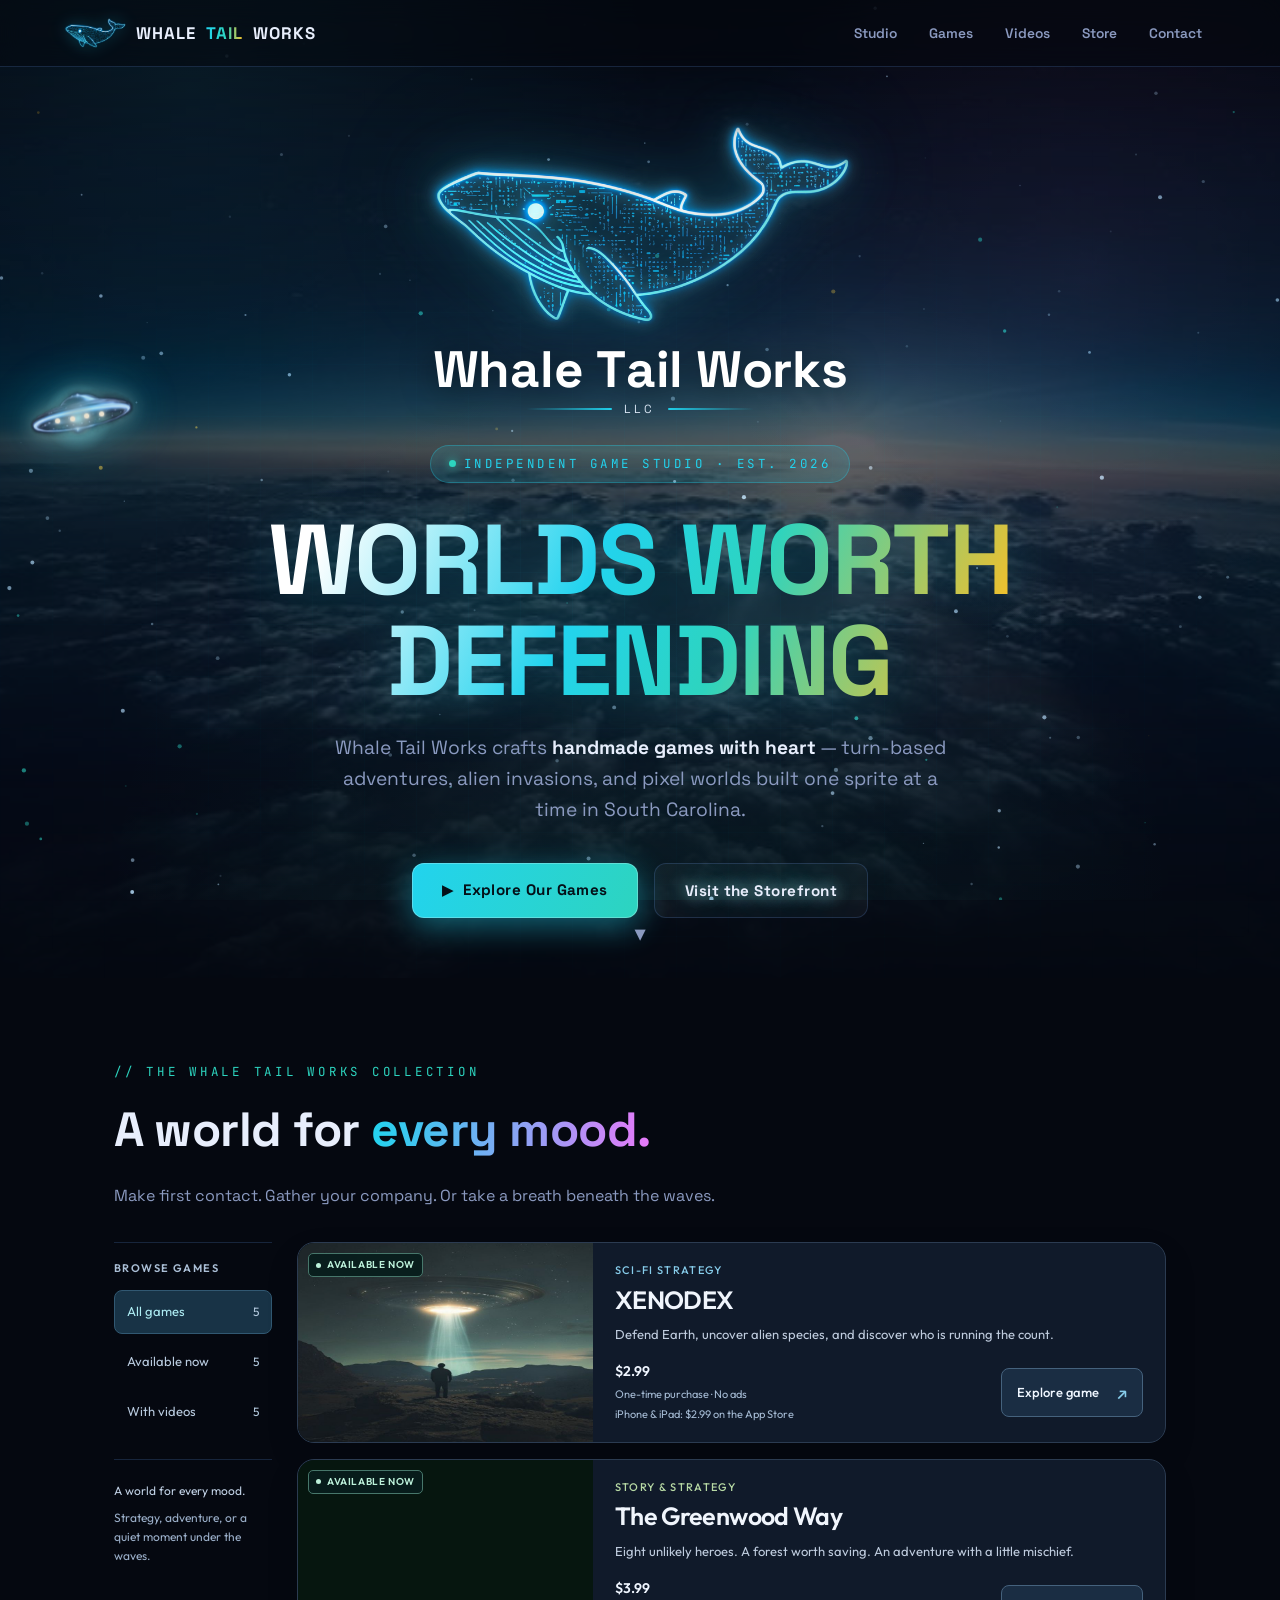
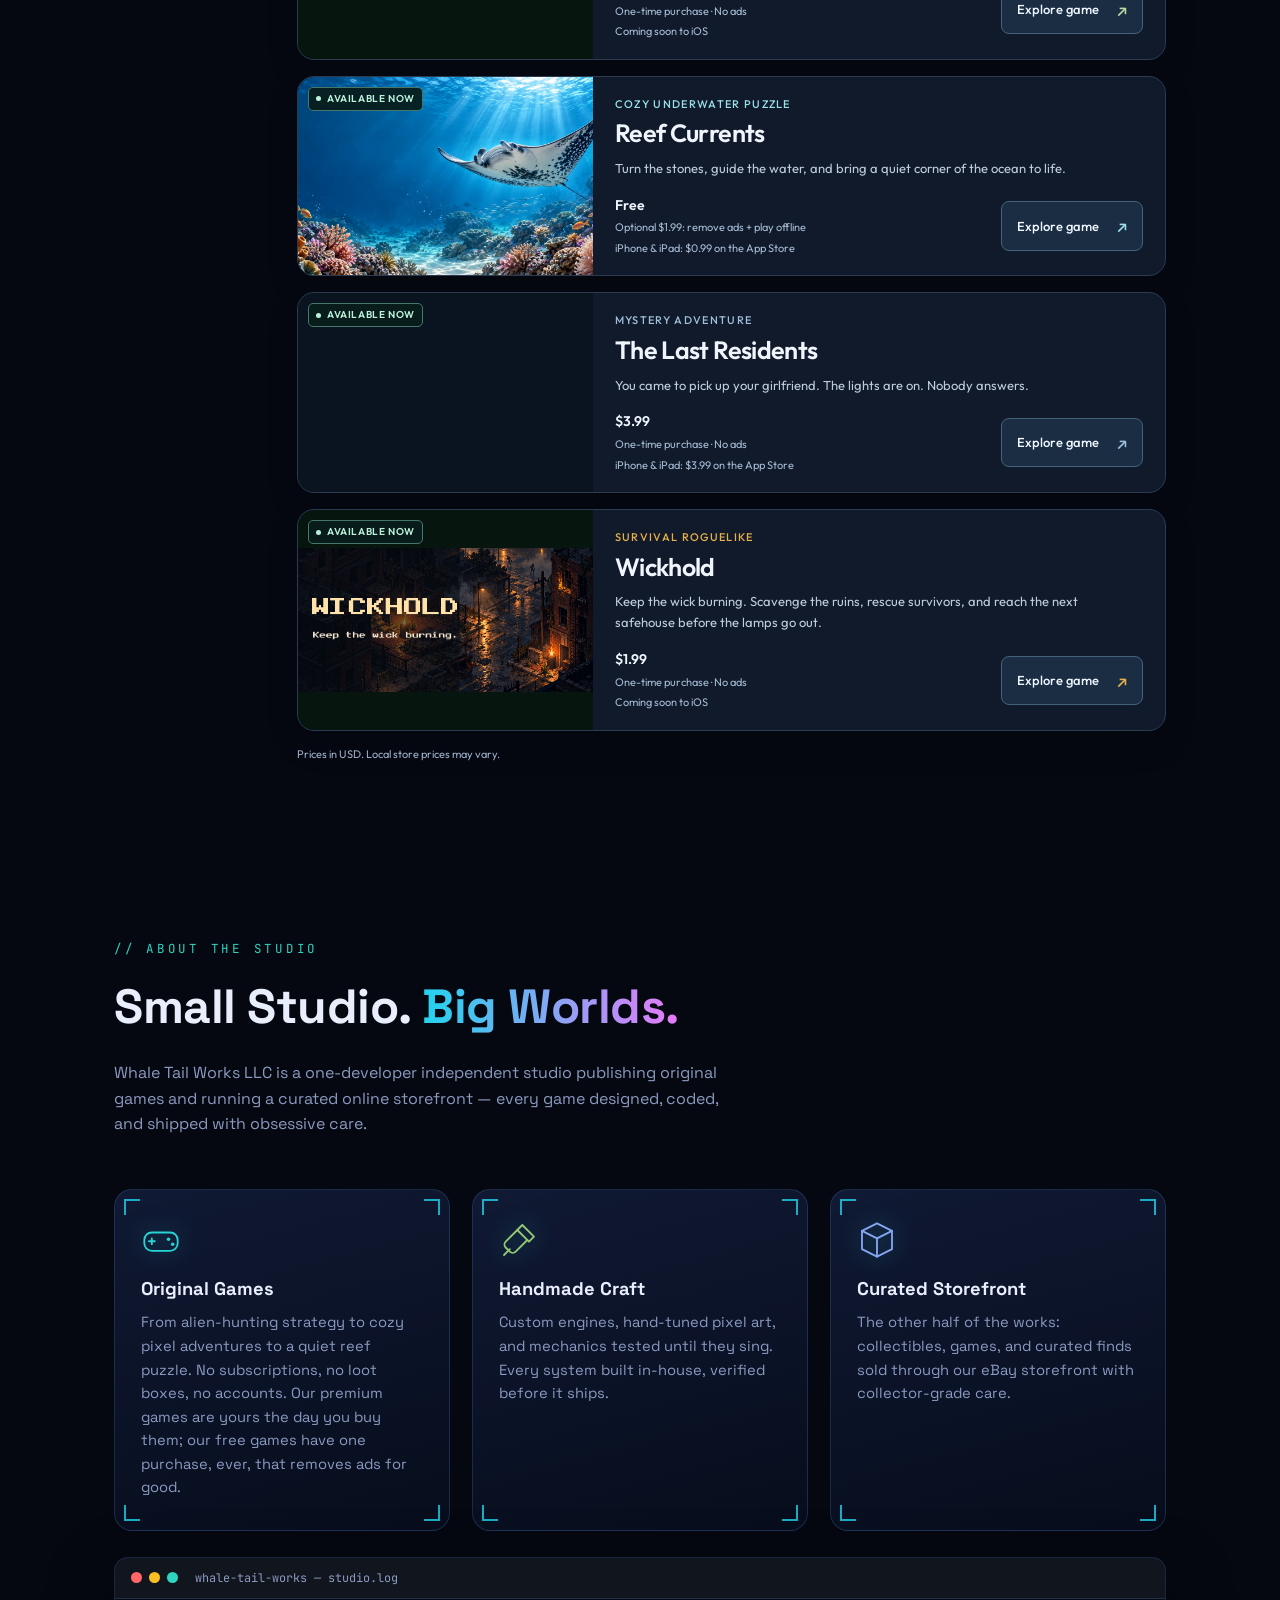
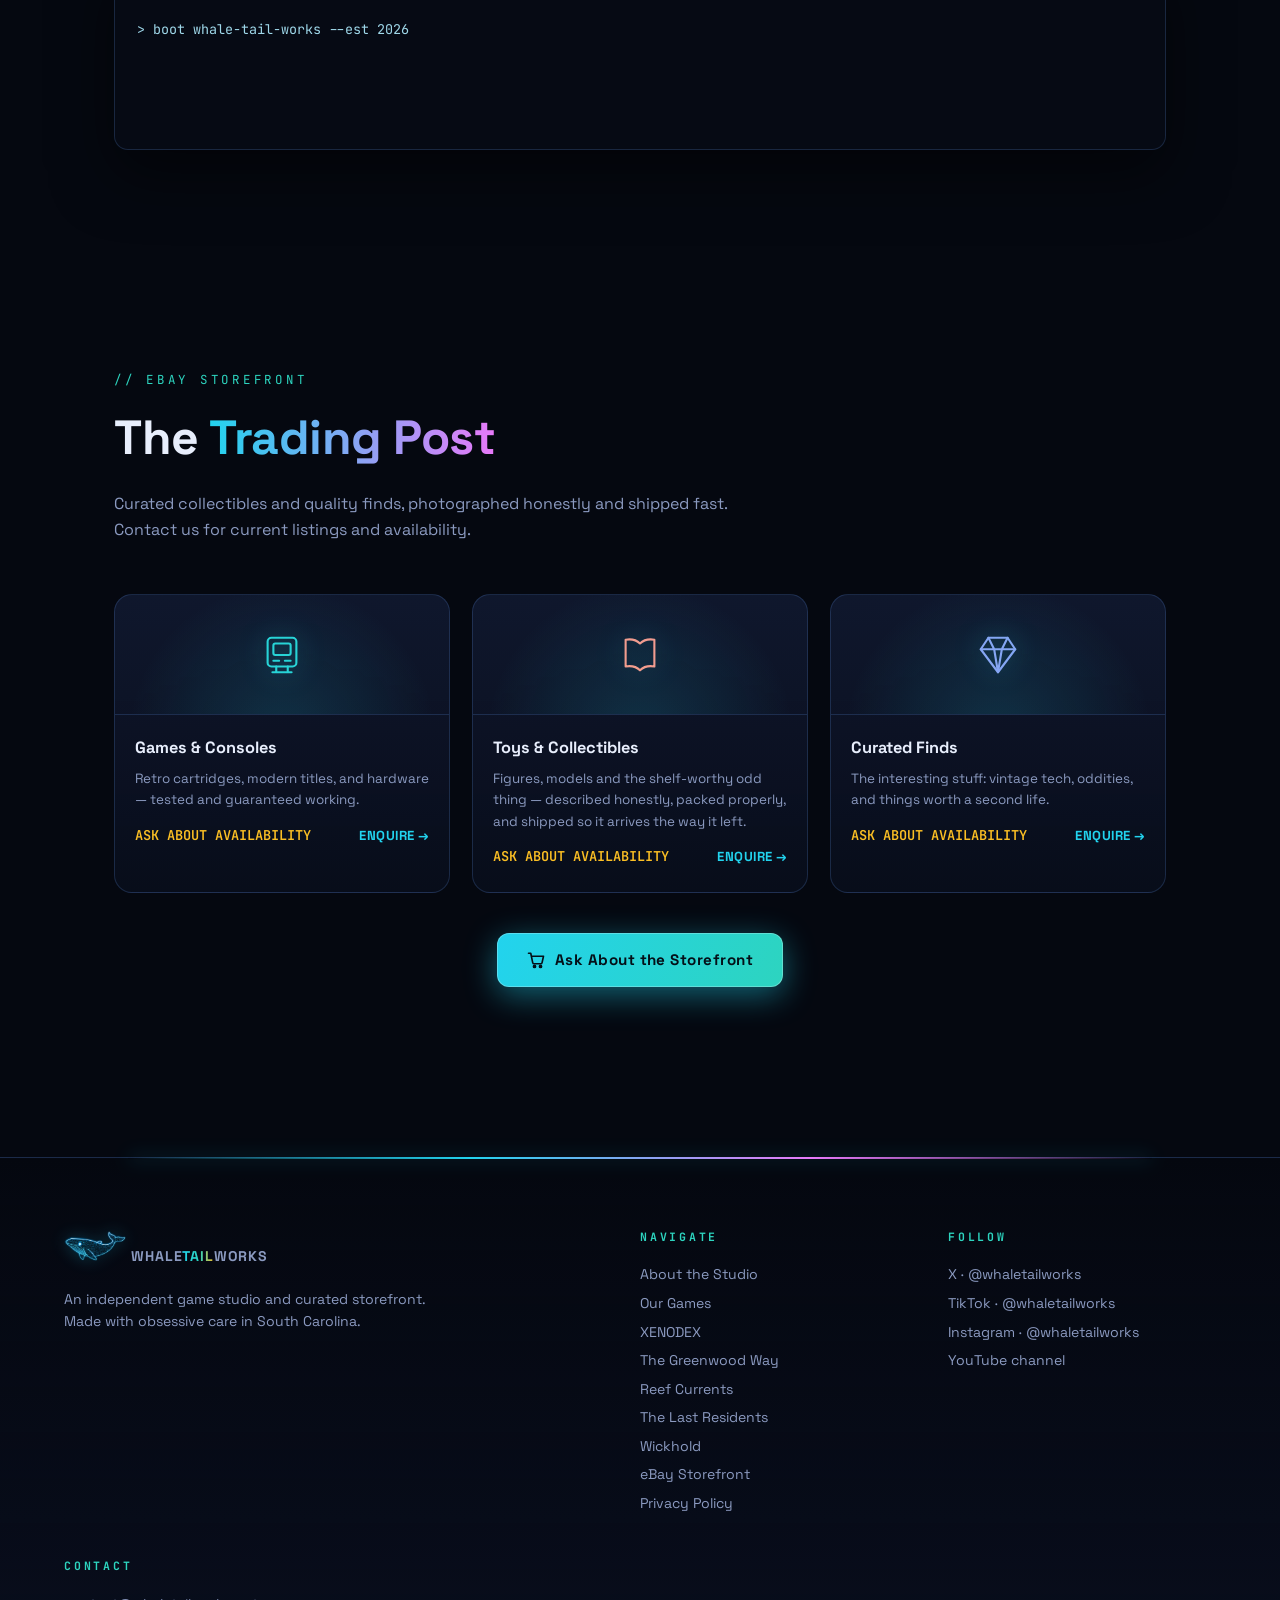
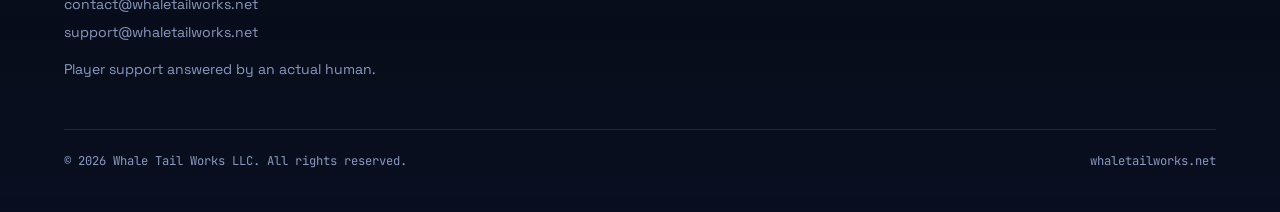
<file: index.html>
<!DOCTYPE html>
<html lang="en">
<head>
<meta charset="utf-8">
<!-- Google Search Console ownership — required by Play Console website verification.
     Do not remove: Google re-checks periodically and dropping it un-verifies the site. -->
<meta name="google-site-verification" content="owP8878N82KcxifBvKM-wza5xHvphAd_0bREV82fw9s" />
<meta name="viewport" content="width=device-width, initial-scale=1">
<title>Whale Tail Works — Indie Game Studio</title>
<meta name="description" content="Original mobile games from a one-person studio: XENODEX, The Greenwood Way, Reef Currents, The Last Residents and Wickhold, on Google Play and the App Store.">
<link rel="canonical" href="https://whaletailworks.net/">
<script type="application/ld+json">
{
  "@context": "https://schema.org",
  "@graph": [
    {
      "@type": "Organization",
      "@id": "https://whaletailworks.net/#org",
      "name": "Whale Tail Works",
      "legalName": "Whale Tail Works LLC",
      "url": "https://whaletailworks.net/",
      "logo": "https://whaletailworks.net/img/logo_whale.png",
      "description": "A one-developer independent game studio in South Carolina publishing original games for Android and iOS.",
      "email": "contact@whaletailworks.net",
      "contactPoint": {"@type": "ContactPoint", "contactType": "customer support", "email": "support@whaletailworks.net"},
      "sameAs": [
        "https://x.com/whaletailworks",
        "https://www.tiktok.com/@whaletailworks",
        "https://www.instagram.com/whaletailworks/",
        "https://www.youtube.com/channel/UCmSlGVq_usKin321b86frdg"
      ]
    },
    {
      "@type": "WebSite",
      "@id": "https://whaletailworks.net/#website",
      "name": "Whale Tail Works",
      "alternateName": "Whale Tail Works LLC",
      "url": "https://whaletailworks.net/",
      "publisher": {"@id": "https://whaletailworks.net/#org"}
    }
  ]
}
</script>

<!-- Social cards. Without these a shared link is a bare URL with no preview. -->
<meta property="og:type" content="website">
<meta property="og:site_name" content="Whale Tail Works LLC">
<meta property="og:url" content="https://whaletailworks.net/">
<meta property="og:title" content="Whale Tail Works — games worth keeping">
<meta property="og:description" content="No subscriptions, no loot boxes, no accounts. Premium games you buy once and own, and free games with one purchase that removes ads for good. XENODEX, The Greenwood Way, Reef Currents and The Last Residents, from a studio in South Carolina.">
<meta property="og:image" content="https://whaletailworks.net/img/social_card.jpg">
<meta property="og:image:width" content="1200">
<meta property="og:image:height" content="630">
<meta property="og:image:alt" content="Whale Tail Works — XENODEX and The Greenwood Way">
<!-- twitter:title/description/image inherit from og:* above. -->
<meta name="twitter:card" content="summary_large_image">
<meta name="twitter:site" content="@whaletailworks">
<meta name="twitter:creator" content="@whaletailworks">
<link rel="icon" type="image/png" href="favicon.png">
<link rel="preconnect" href="https://fonts.googleapis.com">
<link href="https://fonts.googleapis.com/css2?family=Space+Grotesk:wght@400;600;700&family=JetBrains+Mono:wght@400;600&display=swap" rel="stylesheet">
<style>
:root{
  --bg:#050810;--bg2:#0a1224;--panel:rgba(14,22,44,.72);
  --cyan:#22d3ee;--teal:#2dd4bf;--gold:#fbbf24;--magenta:#e879f9;
  --text:#e8eefc;--muted:#8b9ac0;--line:rgba(90,140,220,.22);
  --glow-c:rgba(34,211,238,.45);--glow-g:rgba(251,191,36,.4);
}
*{box-sizing:border-box;margin:0;padding:0}
html{scroll-behavior:smooth}
body{
  background:var(--bg);color:var(--text);
  font-family:'Space Grotesk',system-ui,sans-serif;
  overflow-x:hidden;line-height:1.6;
}
::selection{background:var(--cyan);color:#04121a}

/* ---------- animated nebula backdrop ---------- */
.nebula{position:fixed;inset:0;z-index:-2;background:
  radial-gradient(60vmax 60vmax at 15% 10%,rgba(34,211,238,.10),transparent 60%),
  radial-gradient(50vmax 50vmax at 85% 30%,rgba(232,121,249,.08),transparent 60%),
  radial-gradient(70vmax 70vmax at 50% 100%,rgba(45,212,191,.07),transparent 60%),
  var(--bg);
  animation:nebulaShift 24s ease-in-out infinite alternate}
@keyframes nebulaShift{to{filter:hue-rotate(28deg) brightness(1.12)}}
#stars{position:fixed;inset:0;z-index:-1;pointer-events:none}

/* ---------- nav ---------- */
nav{
  position:fixed;top:0;left:0;right:0;z-index:50;
  display:flex;align-items:center;gap:28px;padding:14px 5vw;
  background:rgba(5,8,16,.55);backdrop-filter:blur(14px);-webkit-backdrop-filter:blur(14px);
  border-bottom:1px solid var(--line);
}
.logo{display:flex;align-items:center;gap:10px;font-weight:700;font-size:1.05rem;letter-spacing:.06em;text-decoration:none;color:var(--text)}
.logo .navmark{height:30px;width:auto;filter:drop-shadow(0 0 8px var(--glow-c))}
.logo b{background:linear-gradient(90deg,var(--cyan),var(--teal) 55%,var(--gold));-webkit-background-clip:text;background-clip:text;color:transparent}
nav .links{margin-left:auto;display:flex;gap:4px}
nav .links a{
  color:var(--muted);text-decoration:none;font-size:.86rem;font-weight:600;
  padding:8px 14px;border-radius:8px;position:relative;transition:color .2s;
}
nav .links a::after{
  content:'';position:absolute;left:14px;right:14px;bottom:4px;height:2px;border-radius:2px;
  background:linear-gradient(90deg,var(--cyan),var(--magenta));
  transform:scaleX(0);transform-origin:left;transition:transform .25s;
}
nav .links a:hover{color:var(--text)}
nav .links a:hover::after{transform:scaleX(1)}
@media(max-width:760px){
  nav{gap:10px;padding:10px 14px}
  .logo{font-size:.82rem;letter-spacing:.03em}
  .logo .navmark{height:24px}
  nav .links{gap:0}
  nav .links a{padding:7px 7px;font-size:.72rem}
  nav .links a::after{left:7px;right:7px}
}
@media(max-width:430px){
  .logo{font-size:0;gap:0}                 /* mark only — the wordmark is in the hero */
  .logo .navmark{height:26px}
  nav .links a{padding:7px 6px;font-size:.7rem}
}

/* ---------- hero ---------- */
header{
  min-height:100vh;display:flex;align-items:center;justify-content:center;
  position:relative;overflow:hidden;text-align:center;padding:110px 5vw 60px;
  /* ⚠ SAFE center. On laptop heights (720–900px) the hero column is taller than
     the viewport; plain `center` spills the overflow ABOVE the padding box, so
     the whale rode up to within 14px of the fixed nav (and the swim bob eats
     ~6px more). `safe center` falls back to start-alignment on overflow, which
     keeps the whale below padding-top; tall screens still center as before. */
  align-items:safe center;
}
.hero-art{
  position:absolute;inset:-4%;z-index:-1;
  background:url('img/xeno_sky.jpg') center 30%/cover no-repeat;
  opacity:.35;will-change:transform;
  mask-image:linear-gradient(180deg,transparent,#000 18%,#000 70%,transparent);
  -webkit-mask-image:linear-gradient(180deg,transparent,#000 18%,#000 70%,transparent);
}
.hero-grid{
  position:absolute;inset:0;z-index:-1;opacity:.5;
  background:linear-gradient(rgba(34,211,238,.06) 1px,transparent 1px),
             linear-gradient(90deg,rgba(34,211,238,.06) 1px,transparent 1px);
  background-size:52px 52px;
  mask-image:radial-gradient(70% 60% at 50% 60%,#000,transparent);
  -webkit-mask-image:radial-gradient(70% 60% at 50% 60%,#000,transparent);
}
/* --- the abduction: saucer patrols the sky, beams up a figure, warps out --- */
#ufoRig{position:absolute;left:0;top:0;z-index:1;pointer-events:none;
  will-change:transform;transition:opacity .25s}
#ufoRig .saucer{
  position:relative;width:104px;display:block;
  /* ⚠ matches the in-game hull halo: a warm core inside a faction-cyan bloom,
     breathing rather than static. See CraftFx.lights in the game. */
  filter:drop-shadow(0 0 10px rgba(255,244,220,.5)) drop-shadow(0 0 26px rgba(34,211,238,.6));
  animation:ufoWobble 2.6s ease-in-out infinite alternate, hullBreathe 3.4s ease-in-out infinite;
}
@keyframes hullBreathe{
  0%,100%{filter:drop-shadow(0 0 10px rgba(255,244,220,.45)) drop-shadow(0 0 24px rgba(34,211,238,.5))}
  50%    {filter:drop-shadow(0 0 15px rgba(255,244,220,.7))  drop-shadow(0 0 38px rgba(34,211,238,.8))}
}
@keyframes ufoWobble{from{transform:rotate(-3deg) translateY(-3px)}to{transform:rotate(3deg) translateY(3px)}}
#ufoRig .glow{
  position:absolute;left:46%;top:58%;width:70px;height:70px;transform:translate(-50%,-50%);
  border-radius:50%;pointer-events:none;
  background:radial-gradient(circle,rgba(120,240,255,.55),rgba(34,211,238,0) 70%);
  animation:ufoPulse 1.4s ease-in-out infinite;
}
@keyframes ufoPulse{50%{transform:translate(-50%,-50%) scale(1.35);opacity:.7}}
/* ⚠ THE CENTRAL RED LAMP. The Belgian wave of 1989-90 — the most heavily
   witnessed case on record — is described as three bright vertex lights and
   "a central, red, pulsating light". The game draws it; so should the site.
   Its own slow cycle, deliberately out of step with the rim. */
#ufoRig .core{
  position:absolute;left:46%;top:60%;width:34px;height:34px;transform:translate(-50%,-50%);
  border-radius:50%;pointer-events:none;
  /* ⚠ softened for the same reason as the rim lamps — a hard red core at hero
     scale dominates the whole lockup */
  background:radial-gradient(circle,rgba(255,242,238,.75),rgba(255,120,100,.38) 32%,rgba(255,90,70,0) 74%);
  animation:coreBreathe 2.9s ease-in-out infinite;
}
@keyframes coreBreathe{0%,100%{opacity:.42;transform:translate(-50%,-50%) scale(.9)}
                       50%    {opacity:.95;transform:translate(-50%,-50%) scale(1.18)}}
/* lamps ride the saucer's tilted hull — each is placed and rotated to match the art */
#ufoRig .lights{position:absolute;left:0;top:0;width:100%;height:100%;
  transform-origin:50% 40%;
  animation:ufoWobble 2.6s ease-in-out infinite alternate}
@media(max-width:760px){#ufoRig .saucer{width:78px}}
/* ⚠ THE RIM RUNS A COLOUR SEQUENCE, not one colour — Scarborough 1979 reports
   "red, yellow and blue lights pulsating"; the Pentagon's 2023 files describe a
   red sphere with a "white plasma sun". These are the SAME FOUR colours, in the
   same order, as CraftFx.SEQ in the game. If they drift, the site is showing a
   different craft from the one that ships. */
#ufoRig .lights i{position:absolute;width:5px;height:5px;border-radius:50%;
  background:#fff2dc;box-shadow:0 0 9px #fff2dc,0 0 3px #fff;
  animation:lampCycle 1.1s linear infinite, lampHue 2.6s steps(1) infinite}
/* ⚠ SOFTER THAN THE GAME'S. CraftFx.SEQ is tuned for a dark canvas where the
   craft is ~40px wide; at full saturation on a large hero image over a
   photographic sky the same four hues read as Christmas lights. Same sequence,
   pulled toward the light and desaturated, with a gentler bloom. */
@keyframes lampHue{
  0%  {background:#ffb3a6;box-shadow:0 0 7px rgba(255,120,100,.75),0 0 2px #fff}
  25% {background:#b8f5cf;box-shadow:0 0 7px rgba(90,235,150,.7),0 0 2px #fff}
  50% {background:#ffd9a8;box-shadow:0 0 7px rgba(255,180,90,.7),0 0 2px #fff}
  75% {background:#fff4e6;box-shadow:0 0 7px rgba(255,240,220,.8),0 0 2px #fff}
}
/* hull runs lower-left → upper-right, so the lamp row rises across the disc */
/* ⚠ each lamp is offset in BOTH cycles, so they chase around the rim and sit
   at different points in the colour sequence — a rim that changes colour in
   unison reads as the whole hull flashing, not as lamps going round it. */
#ufoRig .lights i:nth-child(1){left:24%;top:60%;animation-delay:0s,0s}
#ufoRig .lights i:nth-child(2){left:38%;top:56%;animation-delay:.14s,-.65s}
#ufoRig .lights i:nth-child(3){left:52%;top:51%;animation-delay:.28s,-1.3s}
#ufoRig .lights i:nth-child(4){left:66%;top:46%;animation-delay:.42s,-1.95s}
@keyframes lampCycle{0%,100%{opacity:.25}40%{opacity:1}}
#ufoRig .beam{
  position:absolute;left:46%;top:64%;width:96px;height:var(--beamH,150px);
  transform:translateX(-50%) scaleY(0);transform-origin:top center;
  background:linear-gradient(180deg,rgba(150,245,255,.5),rgba(120,235,255,.16) 45%,rgba(120,235,255,0));
  clip-path:polygon(38% 0,62% 0,100% 100%,0 100%);
  transition:transform .45s cubic-bezier(.2,.8,.3,1),opacity .4s;opacity:0;
}
#ufoRig.beaming .beam{transform:translateX(-50%) scaleY(1);opacity:1;
  animation:beamShimmer .6s ease-in-out infinite alternate}
@keyframes beamShimmer{to{filter:brightness(1.35)}}
#ufoRig .abductee{         /* retired: the saucer steals letters now, not people */
  display:none;
  position:absolute;left:46%;top:calc(64% + 168px);width:15px;height:30px;
  transform:translateX(-50%);opacity:0;
  background:linear-gradient(180deg,#0b1220,#1a2740);
  border-radius:50% 50% 42% 42%/62% 62% 38% 38%;
  box-shadow:0 0 14px rgba(140,240,255,.55);
}
#ufoRig.beaming .abductee{opacity:1;animation:rise 1.5s ease-in .35s forwards}
@keyframes rise{
  0%{transform:translateX(-50%) translateY(0) rotate(0) scale(1);opacity:1}
  60%{transform:translateX(-50%) translateY(-120px) rotate(160deg) scale(.8);opacity:1}
  100%{transform:translateX(-50%) translateY(-172px) rotate(320deg) scale(.35);opacity:0}
}
#ufoRig.warp .saucer{animation:warpStretch .5s ease-in forwards}
@keyframes warpStretch{to{transform:scaleX(2.3) scaleY(.45);opacity:0;filter:brightness(2.4)}}
/* hero logo lockup: neon circuit whale over the wordmark */
.hero-logo{display:flex;flex-direction:column;align-items:center;margin-bottom:26px}
/* ⚠ THE WHALE IS ONE STATIC IMAGE, BY DECISION. Tail articulation was tried
   twice (CSS masked-copy sweep, then a baked animated WebP) and rejected on
   review both times. The wrapper carries the whole-whale concerns: the swim
   bob, the glow (a filter here follows the composited silhouette — on the img
   it traced clip edges), and the flash. */
.mark-wrap{
  position:relative;display:inline-block;line-height:0;
  animation:swim 7s ease-in-out infinite alternate;
  /* ⚠ THE GLOW LIVES HERE. `filter` is applied AFTER `clip-path`, so a
     drop-shadow on either clipped half traces a hard glowing line down its own
     straight clip edge — two of them, one rotating. That was the "seam". On the
     wrapper the filter sees the children already composited (body + tail = the
     whole whale) so it follows the real silhouette. */
  /* ⚠ THREE stacked shadows at falling alpha, not one at .55. A single tight
     Gaussian hugs the silhouette and reads as an OUTLINE; a real glow has a
     bright core, a mid bloom and a wide faint haze, and the edge of the art
     dissolves into it. */
  filter:drop-shadow(0 0 7px rgba(150,235,255,.34))
         drop-shadow(0 0 26px rgba(34,211,238,.26))
         drop-shadow(0 0 62px rgba(34,211,238,.15));
}
.hero-logo .mark{width:min(430px,72vw);height:auto}
@media(prefers-reduced-motion:reduce){
  .mark-wrap{animation:none}
}
/* wordmark is live text so the saucer can steal letters out of it */
.hero-logo .word{margin-top:2px;text-align:center;user-select:none}
.wtext{
  font-weight:700;font-size:clamp(1.7rem,5.4vw,3.2rem);letter-spacing:-.005em;
  color:#fff;line-height:1.1;filter:drop-shadow(0 2px 16px rgba(0,0,0,.55));
}
.wtext .ltr{display:inline-block;transition:color .5s,text-shadow .5s,-webkit-text-stroke-color .5s}
.wtext .ltr.hollow{                       /* white beamed away — blue frame remains */
  color:transparent;
  -webkit-text-stroke:1.4px var(--cyan);
  text-shadow:0 0 12px rgba(34,211,238,.55);
}
.wtext .ltr.remat{animation:remat .9s ease-out}
@keyframes remat{
  0%{color:transparent;text-shadow:0 0 26px #fff}
  40%{color:#fff;text-shadow:0 0 30px #bff4ff,0 0 60px rgba(34,211,238,.8)}
  100%{color:#fff;text-shadow:0 2px 16px rgba(0,0,0,.55)}
}
.llc{display:flex;align-items:center;justify-content:center;gap:12px;margin-top:2px;
  font-size:.74rem;letter-spacing:.32em;color:#dbe7f5}
.llc i{display:block;width:clamp(46px,12vw,86px);height:2px;border-radius:2px;
  background:linear-gradient(90deg,transparent,var(--cyan))}
.llc i:last-child{background:linear-gradient(90deg,var(--cyan),transparent)}
/* a stolen letter, rising into the ship */
.ghost{position:absolute;z-index:2;pointer-events:none;color:#fff;font-weight:700;
  line-height:1;text-shadow:0 0 16px #bff4ff,0 0 34px rgba(34,211,238,.7);
  transition:transform 1.5s cubic-bezier(.4,0,.5,1),opacity 1.5s ease-in}
/* the whale answers, and the letters come back */
/* ⚠ moved from .mark to the wrapper along with the base glow — left on .mark
   the flash would fight the wrapper's steady drop-shadow and the whale would
   drop dark for the first frame of every flash. */
.mark-wrap.flash{animation:whaleFlash 1.8s ease-out, swim 7s ease-in-out infinite alternate}
@keyframes whaleFlash{
  0%{filter:drop-shadow(0 0 26px rgba(34,211,238,.55))}
  35%{filter:drop-shadow(0 0 70px #bff4ff) drop-shadow(0 0 120px rgba(34,211,238,.95)) brightness(1.9)}
  100%{filter:drop-shadow(0 0 26px rgba(34,211,238,.55))}
}
@keyframes swim{
  from{transform:translateY(-6px) rotate(-1.2deg)}
  to{transform:translateY(6px) rotate(1.2deg)}
}
.kicker{
  display:inline-flex;align-items:center;gap:8px;
  font-family:'JetBrains Mono',monospace;font-size:.78rem;letter-spacing:.28em;
  color:var(--cyan);text-transform:uppercase;
  padding:8px 18px;border:1px solid rgba(34,211,238,.35);border-radius:99px;
  background:rgba(34,211,238,.07);box-shadow:0 0 24px rgba(34,211,238,.12) inset;
  margin-bottom:26px;
}
.kicker::before{content:'';width:7px;height:7px;border-radius:50%;background:var(--teal);
  box-shadow:0 0 10px var(--teal);animation:blink 1.6s infinite}
@keyframes blink{50%{opacity:.25}}
h1{
  font-size:clamp(2.6rem,8.5vw,6.2rem);font-weight:700;line-height:1.02;letter-spacing:-.015em;
  background:linear-gradient(115deg,#fff 8%,var(--cyan) 42%,var(--teal) 62%,var(--gold) 95%);
  -webkit-background-clip:text;background-clip:text;color:transparent;
  filter:drop-shadow(0 4px 30px rgba(34,211,238,.28));
}
.sub{max-width:640px;margin:22px auto 38px;color:var(--muted);font-size:clamp(1rem,2.2vw,1.2rem)}
.sub b{color:var(--text)}
.cta-row{display:flex;gap:16px;justify-content:center;flex-wrap:wrap}
.btn{
  display:inline-flex;align-items:center;gap:10px;text-decoration:none;font-weight:700;
  padding:15px 30px;border-radius:12px;font-size:.95rem;letter-spacing:.03em;
  transition:transform .18s,box-shadow .18s;position:relative;overflow:hidden;
}
.btn:hover{transform:translateY(-3px)}
.btn.primary{
  color:#041018;background:linear-gradient(115deg,var(--cyan),var(--teal));
  box-shadow:0 8px 32px var(--glow-c),0 0 0 1px rgba(255,255,255,.25) inset;
}
.btn.primary::after{
  content:'';position:absolute;top:-40%;bottom:-40%;width:34%;left:-60%;
  background:linear-gradient(105deg,transparent,rgba(255,255,255,.55),transparent);
  transform:skewX(-18deg);animation:sheen 3.6s ease-in-out infinite;
}
@keyframes sheen{0%,55%{left:-60%}90%,100%{left:130%}}
.btn.ghost{
  color:var(--text);border:1px solid var(--line);background:rgba(255,255,255,.04);
}
.btn.ghost:hover{border-color:var(--cyan);box-shadow:0 0 22px rgba(34,211,238,.2)}
.scroll-cue{position:absolute;bottom:26px;left:50%;transform:translateX(-50%);
  color:var(--muted);font-size:1.4rem;animation:cue 1.8s ease-in-out infinite}
@keyframes cue{50%{transform:translate(-50%,8px);opacity:.4}}

/* ---------- sections ---------- */
section{padding:110px 5vw;max-width:1180px;margin:0 auto;position:relative}
.sec-kick{font-family:'JetBrains Mono',monospace;color:var(--teal);font-size:.78rem;
  letter-spacing:.3em;text-transform:uppercase;margin-bottom:10px}
h2{font-size:clamp(1.9rem,4.5vw,3rem);font-weight:700;letter-spacing:-.01em;margin-bottom:14px}
h2 .hl{background:linear-gradient(90deg,var(--cyan),var(--magenta));-webkit-background-clip:text;background-clip:text;color:transparent}
.sec-sub{color:var(--muted);max-width:620px;margin-bottom:52px}

/* reveal on scroll */
.rv{opacity:0;transform:translateY(34px);transition:opacity .7s ease,transform .7s ease}
.rv.in{opacity:1;transform:none}

/* ---------- about: holo cards + terminal ---------- */
.about-grid{display:grid;grid-template-columns:repeat(auto-fit,minmax(250px,1fr));gap:22px;margin-bottom:26px}
.holo{
  position:relative;padding:30px 26px;border-radius:18px;
  background:linear-gradient(165deg,rgba(20,32,64,.75),rgba(8,14,30,.85));
  border:1px solid var(--line);overflow:hidden;
  transition:transform .25s,box-shadow .25s,border-color .25s;
  will-change:transform;
}
.holo::before{
  content:'';position:absolute;inset:0;
  background:linear-gradient(115deg,transparent 30%,rgba(34,211,238,.13) 48%,rgba(232,121,249,.1) 52%,transparent 70%);
  transform:translateX(-120%);transition:transform .8s;
}
.holo:hover{transform:translateY(-6px);border-color:rgba(34,211,238,.55);
  box-shadow:0 18px 50px rgba(0,0,0,.5),0 0 34px rgba(34,211,238,.14)}
.holo:hover::before{transform:translateX(120%)}
.holo .corner{position:absolute;width:16px;height:16px;border-color:var(--cyan);border-style:solid;opacity:.8}
.holo .c1{top:9px;left:9px;border-width:2px 0 0 2px}
.holo .c2{top:9px;right:9px;border-width:2px 2px 0 0}
.holo .c3{bottom:9px;left:9px;border-width:0 0 2px 2px}
.holo .c4{bottom:9px;right:9px;border-width:0 2px 2px 0}
.holo .ic{margin-bottom:14px;filter:drop-shadow(0 0 12px var(--glow-c))}
.holo .ic svg{width:40px;height:40px;display:block}
.prod .thumb svg{width:46px;height:46px;filter:drop-shadow(0 0 14px rgba(34,211,238,.35));
  transition:transform .25s}
.prod:hover .thumb svg{transform:scale(1.12) translateY(-2px)}
.holo h3{font-size:1.15rem;margin-bottom:8px}
.holo p{color:var(--muted);font-size:.92rem}
.term{
  border-radius:14px;border:1px solid var(--line);overflow:hidden;
  background:#060a14;font-family:'JetBrains Mono',monospace;font-size:.84rem;
  box-shadow:0 24px 60px rgba(0,0,0,.5);position:relative;
}
.term-bar{display:flex;gap:7px;align-items:center;padding:11px 16px;
  background:rgba(255,255,255,.045);border-bottom:1px solid var(--line)}
.term-bar i{width:11px;height:11px;border-radius:50%;display:block}
.term-bar i:nth-child(1){background:#f66} .term-bar i:nth-child(2){background:var(--gold)} .term-bar i:nth-child(3){background:var(--teal)}
.term-bar span{margin-left:10px;color:var(--muted);font-size:.74rem}
.term-body{padding:20px 22px;min-height:150px;position:relative;z-index:1}
.term-body .ln{color:#9fd8ea;white-space:pre-wrap}
.term-body .ln b{color:var(--teal);font-weight:600}
.term-body .ln .g{color:var(--gold)}
.caret{display:inline-block;width:9px;height:16px;background:var(--cyan);vertical-align:-2px;animation:blink 1s infinite}
#rain{position:absolute;inset:0;opacity:.14;z-index:0;pointer-events:none}

/* ---------- showcase ---------- */
.game{
  display:grid;grid-template-columns:1.1fr .9fr;gap:0;border-radius:22px;overflow:hidden;
  border:1px solid var(--line);background:var(--panel);margin-bottom:34px;
  transition:box-shadow .3s,border-color .3s;
}
.game:hover{border-color:rgba(34,211,238,.5);box-shadow:0 26px 70px rgba(0,0,0,.55),0 0 44px rgba(34,211,238,.12)}
.game .art{position:relative;min-height:320px;overflow:hidden}
.game .art img.bgart{position:absolute;inset:0;width:100%;height:100%;object-fit:cover;
  transition:transform .6s ease;filter:saturate(1.1)}
.game:hover .art img.bgart{transform:scale(1.06)}
.game .art::after{content:'';position:absolute;inset:0;
  background:linear-gradient(90deg,transparent 55%,rgba(10,18,36,.92))}
@media(max-width:840px){
  .game{grid-template-columns:1fr}
  .game .art::after{background:linear-gradient(180deg,transparent 45%,rgba(10,18,36,.95))}
}
.game .info{padding:40px 38px;position:relative;z-index:1}
.tag{display:inline-block;font-family:'JetBrains Mono',monospace;font-size:.68rem;font-weight:600;
  letter-spacing:.16em;text-transform:uppercase;padding:5px 12px;border-radius:99px;margin-bottom:16px}
.tag.live{color:#052015;background:linear-gradient(90deg,var(--teal),var(--cyan));box-shadow:0 0 18px rgba(45,212,191,.4)}
.tag.dev{color:var(--gold);border:1px solid rgba(251,191,36,.5);background:rgba(251,191,36,.08)}
.game h3{font-size:1.8rem;margin-bottom:4px}
.game .genre{color:var(--cyan);font-size:.85rem;font-family:'JetBrains Mono',monospace;margin-bottom:14px}
.game p{color:var(--muted);font-size:.94rem;margin-bottom:20px}
.feat{list-style:none;margin-bottom:26px}
.feat li{color:var(--muted);font-size:.88rem;padding:4px 0 4px 24px;position:relative}
.feat li::before{content:'▸';position:absolute;left:4px;color:var(--teal)}
.pixel-strip{display:flex;gap:14px;margin:6px 0 24px;flex-wrap:wrap}
.pixel-strip img{
  width:72px;height:72px;image-rendering:pixelated;border-radius:12px;
  background:rgba(34,211,238,.06);border:1px solid var(--line);padding:6px;
  transition:transform .2s,border-color .2s,box-shadow .2s;
}
.pixel-strip img:hover{transform:scale(1.22) rotate(-2deg);border-color:var(--gold);
  box-shadow:0 0 22px var(--glow-g);z-index:2;position:relative}

/* ---------- storefront ---------- */
.store-grid{display:grid;grid-template-columns:repeat(auto-fit,minmax(230px,1fr));gap:22px;margin-bottom:40px}
.prod{
  border-radius:18px;border:1px solid var(--line);overflow:hidden;
  background:linear-gradient(180deg,rgba(20,30,58,.7),rgba(9,14,28,.85));
  transition:transform .22s,box-shadow .22s,border-color .22s;
}
.prod:hover{transform:translateY(-7px);border-color:rgba(251,191,36,.55);
  box-shadow:0 20px 50px rgba(0,0,0,.55),0 0 30px rgba(251,191,36,.13)}
.prod .thumb{height:120px;display:grid;place-items:center;font-size:3rem;
  background:radial-gradient(circle at 50% 120%,rgba(34,211,238,.16),transparent 70%);
  border-bottom:1px solid var(--line)}
.prod .pi{padding:20px 20px 24px}
.prod h4{font-size:1.02rem;margin-bottom:6px}
.prod p{color:var(--muted);font-size:.84rem;margin-bottom:14px}
.prod .price-row{display:flex;align-items:center;justify-content:space-between}
.prod .price{font-family:'JetBrains Mono',monospace;color:var(--gold);font-weight:600;font-size:.85rem}
.prod .go{color:var(--cyan);text-decoration:none;font-size:.82rem;font-weight:700;letter-spacing:.04em}
.prod .go:hover{text-shadow:0 0 12px var(--glow-c)}
.store-cta{text-align:center}

/* ---------- footer ---------- */
footer{
  margin-top:60px;border-top:1px solid var(--line);position:relative;
  background:linear-gradient(180deg,transparent,rgba(10,16,34,.9));
  padding:70px 5vw 40px;
}
footer::before{content:'';position:absolute;top:-1px;left:10%;right:10%;height:2px;border-radius:2px;
  background:linear-gradient(90deg,transparent,var(--cyan),var(--magenta),transparent);
  filter:blur(.5px);box-shadow:0 0 18px var(--glow-c)}
.foot-grid{max-width:1180px;margin:0 auto;display:grid;grid-template-columns:2fr 1fr 1fr;gap:40px}
@media(max-width:720px){.foot-grid{grid-template-columns:1fr}}
.foot-grid h5{font-family:'JetBrains Mono',monospace;font-size:.72rem;letter-spacing:.24em;
  text-transform:uppercase;color:var(--teal);margin-bottom:14px}
.foot-grid p,.foot-grid a{color:var(--muted);font-size:.88rem;text-decoration:none;display:block;padding:3px 0}
.foot-grid a:hover{color:var(--cyan)}
.legal{max-width:1180px;margin:46px auto 0;padding-top:22px;border-top:1px solid var(--line);
  display:flex;justify-content:space-between;flex-wrap:wrap;gap:10px;
  color:var(--muted);font-size:.76rem;font-family:'JetBrains Mono',monospace}

@media (prefers-reduced-motion: reduce){
  *,*::before,*::after{animation:none!important;transition:none!important}
  .rv{opacity:1;transform:none}
  html{scroll-behavior:auto}
}

/* ---- Greenwood showcase ------------------------------------------------ */
.gw-shot{position:absolute;inset:0;width:100%;height:100%;object-fit:cover;
  object-position:center top;opacity:1}
.gw-plaque{position:absolute;left:50%;top:50%;transform:translate(-50%,-50%);
  width:min(78%,420px);filter:drop-shadow(0 10px 26px rgba(0,0,0,.65))}
.gw-plaque img{display:block;width:100%;height:auto}
.gw-feat{color:#9fb3c8;font-size:.94rem}
.pixel-strip.gw-cast img{width:46px;height:46px;image-rendering:pixelated}
/* The four promises a premium offline game can make and a free one cannot.
   Chips, not a bulleted list — they are read at a glance, not in order. */
.gw-facts{list-style:none;display:flex;flex-wrap:wrap;gap:7px;
  margin:12px 0 4px;padding:0}
.gw-facts li{font-family:'JetBrains Mono',monospace;font-size:.62rem;
  letter-spacing:.1em;text-transform:uppercase;color:#8bd9c4;
  border:1px solid rgba(45,212,191,.34);border-radius:999px;
  background:rgba(45,212,191,.07);padding:5px 11px;white-space:nowrap}
.gw-gallery{display:grid;grid-template-columns:repeat(3,1fr);gap:10px;margin:14px 0 6px}
.gw-gallery img{width:100%;height:auto;border-radius:10px;display:block;
  border:1px solid rgba(148,163,184,.22)}
@media (max-width:640px){
  .gw-gallery{grid-template-columns:repeat(3,1fr)}
  .pixel-strip.gw-cast img{width:38px;height:38px}
  .gw-facts li{font-size:.56rem;letter-spacing:.06em;padding:4px 9px}
}

/* ---- XENODEX showcase -------------------------------------------------- */
/* The art panel is a real capture now, not key art. Bias the crop upward so
   the globe stays centred when the panel goes tall on narrow screens. */
.xeno-art img.bgart{object-position:center 40%}
.xeno-gallery{display:grid;grid-template-columns:repeat(3,1fr);gap:10px;margin:2px 0 24px}
.xeno-gallery figure{margin:0}
.xeno-gallery img{width:100%;height:auto;display:block;border-radius:10px;
  background:#060b17;border:1px solid rgba(148,163,184,.22);
  transition:transform .22s,border-color .22s,box-shadow .22s}
.xeno-gallery figure:hover img{transform:translateY(-4px);
  border-color:rgba(34,211,238,.55);
  box-shadow:0 14px 32px rgba(0,0,0,.5),0 0 22px var(--glow-c)}
.xeno-gallery figcaption{font-family:'JetBrains Mono',monospace;font-size:.62rem;
  letter-spacing:.14em;text-transform:uppercase;color:var(--muted);
  text-align:center;padding-top:7px}
@media (max-width:640px){
  .xeno-gallery{gap:7px}
  .xeno-gallery figcaption{font-size:.55rem;letter-spacing:.08em}
}

/* Click-to-play video showcase: no YouTube connection until requested. */
.video-grid{display:grid;grid-template-columns:repeat(auto-fit,minmax(min(100%,280px),1fr));gap:20px;margin-top:24px}
.video-card{background:#0c192b;border:1px solid var(--line);border-radius:14px;overflow:hidden}
.video-card h3,.video-card p{padding:10px 16px}.video-slot{position:relative;aspect-ratio:16/9;background:#050810}.video-slot button{width:100%;height:100%;cursor:pointer;border:0;background:#050810;color:white;position:relative}.video-slot img{width:100%;height:100%;object-fit:cover;opacity:.75}.video-slot span{position:absolute;inset:0;display:grid;place-content:center;font:700 20px system-ui;text-shadow:0 2px 5px black}.video-slot iframe{width:100%;height:100%;border:0}.video-card a{color:var(--cyan)}button:focus-visible,a:focus-visible{outline:3px solid var(--gold);outline-offset:3px}
@media(prefers-reduced-motion:reduce){html{scroll-behavior:auto}*,*::before,*::after{animation:none!important;transition:none!important}}
/* the saucer's letter theft is exempt from the rule above (see the note in the UFO script): the beam, the
   lifted letter and the returning letters keep their slow moves; wobble, lamps and glow stay switched off */
@media(prefers-reduced-motion:reduce){
  #ufoRig .beam{transition:transform .45s cubic-bezier(.2,.8,.3,1),opacity .4s!important}
  #ufoRig.warp .saucer{animation:warpStretch .5s ease-in forwards!important}
  .ghost{transition:transform 1.5s cubic-bezier(.4,0,.5,1),opacity 1.5s ease-in!important}
  .wtext .ltr{transition:color .5s,text-shadow .5s,-webkit-text-stroke-color .5s!important}
  .wtext .ltr.remat{animation:remat .9s ease-out!important}
}

.video-card h3{font-size:14px!important;line-height:1.3;min-height:54px;margin:0;display:flex;align-items:center;padding:12px 14px!important}
.video-slot img{object-fit:contain;opacity:1}.video-slot span{background:linear-gradient(transparent,rgba(0,0,0,.55));font-size:16px}
.mark-wrap,.mark-wrap.flash{animation:none!important}.motion-preview{margin:24px 0;background:#0b1929;padding:18px;border-radius:14px}.motion-preview video{display:block;width:100%;max-width:800px;margin:12px auto;border-radius:10px}.motion-preview button{padding:10px 18px;background:#15354b;color:white;border:1px solid #55d9ee;border-radius:8px;cursor:pointer}
</style>
<link rel="stylesheet" href="media/game-catalog/games-catalog.css?v=20261018-ios-soon">
<script defer src="media/game-catalog/games-data.js?v=20261128-lr-ios"></script>
<script defer src="media/game-catalog/games-catalog.js?v=20261128-lr-ios"></script>
</head>
<body>
<div class="nebula" aria-hidden="true"></div>
<canvas id="stars" aria-hidden="true"></canvas>

<nav>
  <a class="logo" href="#top" aria-label="Whale Tail Works home">
    <img class="navmark" src="img/logo_whale.png" alt="" aria-hidden="true">
    WHALE<b>TAIL</b>WORKS
  </a>
  <div class="links">
    <a href="#studio">Studio</a>
    <a href="#games">Games</a><a href="#videos">Videos</a>
    <a href="#store">Store</a>
    <a href="#contact">Contact</a>
  </div>
</nav>

<header id="top">
  <div class="hero-art" id="heroArt" aria-hidden="true"></div>
  <div class="hero-grid" aria-hidden="true"></div>
  <div id="ufoRig" aria-hidden="true">
    <div class="beam"></div>
    <div class="abductee"></div>
    <img class="saucer" src="img/xeno_ufo.png" alt="">
    <div class="core" aria-hidden="true"></div>
    <div class="glow"></div>
    <div class="lights"><i></i><i></i><i></i><i></i></div>
  </div>
  <div>
    <div class="hero-logo">
      <span class="mark-wrap">
        <!-- ⚠ THE TAIL IS DELIBERATELY STATIC. Two attempts at animating it — a
             masked second copy swept by CSS keyframes, then a pre-rendered
             animated WebP — were both reviewed on the page and rejected; the
             still mark with the wrapper's glow and slow swim bob is the look.
             Do not reintroduce tail articulation without a fresh decision. -->
        <img class="mark" src="img/logo_whale.png" alt="Whale Tail Works — circuit whale logo">
      </span>
      <div class="word">
        <div class="wtext" id="wtext" aria-label="Whale Tail Works">Whale Tail Works</div>
        <div class="llc"><i></i>LLC<i></i></div>
      </div>
    </div>
    <span class="kicker">Independent Game Studio · Est. 2026</span>
    <h1>WORLDS WORTH<br>DEFENDING</h1>
    <p class="sub">Whale Tail Works crafts <b>handmade games with heart</b> — turn-based adventures,
    alien invasions, and pixel worlds built one sprite at a time in South Carolina.</p>
    <div class="cta-row">
      <a class="btn primary" href="#games">▶ &nbsp;Explore Our Games</a>
      <a class="btn ghost" href="#store">Visit the Storefront</a>
    </div>
  </div>
  <div class="scroll-cue" aria-hidden="true">▾</div>
</header>

<section id="games" aria-labelledby="game-catalog-heading">
  <span id="videos" class="catalog-video-anchor" aria-hidden="true"></span>
  <div class="catalog-heading">
    <div class="sec-kick">// The Whale Tail Works collection</div>
    <h2 id="game-catalog-heading">A world for <span class="hl">every mood.</span></h2>
    <p class="sec-sub">Make first contact. Gather your company. Or take a breath beneath the waves.</p>
  </div>
  <div class="catalog-layout">
    <aside class="catalog-sidebar" aria-label="Browse games">
      <h3>Browse games</h3>
      <div class="catalog-filters" aria-label="Filter games">
        <button type="button" data-game-filter="all" aria-pressed="true">All games <span data-game-count="all">4</span></button>
        <button type="button" data-game-filter="available" aria-pressed="false">Available now <span data-game-count="available">4</span></button>
        <button type="button" data-game-filter="coming-soon" aria-pressed="false" hidden>Coming soon <span data-game-count="coming-soon">0</span></button>
        <button type="button" data-game-filter="videos" aria-pressed="false">With videos <span data-game-count="videos">4</span></button>
      </div>
      <div class="catalog-sidebar-note">A world for every mood.<p>Strategy, adventure, or a quiet moment under the waves.</p></div>
    </aside>
    <div class="catalog-results">
      <p id="game-filter-announcement" class="catalog-sr" role="status" aria-live="polite"></p>
      <div id="game-catalog-list" class="catalog-list"></div>
      <noscript><div class="catalog-noscript"><p>Our games:</p><ul><li><a href="https://play.google.com/store/apps/details?id=net.whaletailworks.xenodex">XENODEX — $2.99 USD on Google Play</a></li><li><a href="https://apps.apple.com/us/app/xenodex/id6824190743">XENODEX — $2.99 on the App Store</a></li><li><a href="https://play.google.com/store/apps/details?id=net.whaletailworks.greenwood">The Greenwood Way — $3.99 USD on Google Play</a></li><li><a href="https://play.google.com/store/apps/details?id=net.whaletailworks.reefcurrents">Reef Currents — free on Google Play, with an optional $1.99 upgrade</a></li><li><a href="https://apps.apple.com/us/app/reef-currents/id6824314158">Reef Currents — $0.99 on the App Store</a></li><li><a href="https://play.google.com/store/apps/details?id=net.whaletailworks.lastresidents">The Last Residents — $3.99 USD on Google Play</a></li><li><a href="https://apps.apple.com/us/app/the-last-residents/id6824238393">The Last Residents — $3.99 on the App Store</a></li><li><a href="https://play.google.com/store/apps/details?id=net.whaletailworks.wickhold">Wickhold — $1.99 USD on Google Play</a></li></ul><p>Each game also has its own page: <a href="xenodex/">XENODEX</a>, <a href="greenwood/">The Greenwood Way</a>, <a href="reef-currents/">Reef Currents</a>, <a href="last-residents/">The Last Residents</a>, <a href="wickhold/">Wickhold</a>.</p></div></noscript>
      <p class="catalog-price-disclaimer">Prices in USD. Local store prices may vary.</p>
    </div>
  </div>
</section>

<section id="studio">
  <div class="rv"><div class="sec-kick">// About the studio</div>
  <h2>Small Studio. <span class="hl">Big Worlds.</span></h2>
  <p class="sec-sub">Whale Tail Works LLC is a one-developer independent studio publishing original games
  and running a curated online storefront — every game designed, coded, and shipped with obsessive care.</p></div>

  <div class="about-grid">
    <div class="holo rv">
      <i class="corner c1"></i><i class="corner c2"></i><i class="corner c3"></i><i class="corner c4"></i>
      <div class="ic"><svg viewBox="0 0 48 48" fill="none" stroke="url(#ig1)" stroke-width="2.2" stroke-linecap="round" stroke-linejoin="round">
        <defs><linearGradient id="ig1" x1="0" y1="48" x2="48" y2="0"><stop stop-color="#22d3ee"/><stop offset="1" stop-color="#2dd4bf"/></linearGradient></defs>
        <rect x="4" y="15" width="40" height="22" rx="9"/><path d="M13 22v7M9.5 25.5h7"/>
        <circle cx="33" cy="23" r="2.1" fill="url(#ig1)" stroke="none"/><circle cx="38" cy="29" r="2.1" fill="url(#ig1)" stroke="none"/>
      </svg></div><h3>Original Games</h3>
      <p>From alien-hunting strategy to cozy pixel adventures to a quiet reef puzzle. No subscriptions, no loot boxes, no accounts. Our premium games are yours the day you buy them; our free games have one purchase, ever, that removes ads for good.</p>
    </div>
    <div class="holo rv">
      <i class="corner c1"></i><i class="corner c2"></i><i class="corner c3"></i><i class="corner c4"></i>
      <div class="ic"><svg viewBox="0 0 48 48" fill="none" stroke="url(#ig2)" stroke-width="2.2" stroke-linecap="round" stroke-linejoin="round">
        <defs><linearGradient id="ig2" x1="0" y1="48" x2="48" y2="0"><stop stop-color="#2dd4bf"/><stop offset="1" stop-color="#fbbf24"/></linearGradient></defs>
        <path d="M28 6l14 14-6 6L22 12z"/><path d="M22 12L8 26a5 5 0 000 7l5 5a5 5 0 007 0l14-14"/><path d="M6 42l7-7"/>
      </svg></div><h3>Handmade Craft</h3>
      <p>Custom engines, hand-tuned pixel art, and mechanics tested until they sing. Every system built in-house, verified before it ships.</p>
    </div>
    <div class="holo rv">
      <i class="corner c1"></i><i class="corner c2"></i><i class="corner c3"></i><i class="corner c4"></i>
      <div class="ic"><svg viewBox="0 0 48 48" fill="none" stroke="url(#ig3)" stroke-width="2.2" stroke-linecap="round" stroke-linejoin="round">
        <defs><linearGradient id="ig3" x1="0" y1="48" x2="48" y2="0"><stop stop-color="#e879f9"/><stop offset="1" stop-color="#22d3ee"/></linearGradient></defs>
        <path d="M24 4l18 9v22l-18 9-18-9V13z"/><path d="M6 13l18 9 18-9M24 22v22"/>
      </svg></div><h3>Curated Storefront</h3>
      <p>The other half of the works: collectibles, games, and curated finds sold through our eBay storefront with collector-grade care.</p>
    </div>
  </div>

  <div class="term rv">
    <canvas id="rain" aria-hidden="true"></canvas>
    <div class="term-bar"><i></i><i></i><i></i><span>whale-tail-works — studio.log</span></div>
    <div class="term-body" id="termBody"></div>
  </div>
</section>

<section id="store">
  <div class="rv"><div class="sec-kick">// eBay storefront</div>
  <h2>The <span class="hl">Trading Post</span></h2>
  <p class="sec-sub">Curated collectibles and quality finds, photographed honestly and shipped fast.
  Contact us for current listings and availability.</p></div>

  <div class="store-grid">
    <div class="prod rv">
      <div class="thumb"><svg viewBox="0 0 48 48" fill="none" stroke="url(#pg1)" stroke-width="2.2" stroke-linecap="round" stroke-linejoin="round">
        <defs><linearGradient id="pg1" x1="0" y1="48" x2="48" y2="0"><stop stop-color="#22d3ee"/><stop offset="1" stop-color="#2dd4bf"/></linearGradient></defs>
        <rect x="9" y="6" width="30" height="30" rx="4"/><rect x="15" y="12" width="18" height="12" rx="2"/>
        <path d="M15 30h6M27 30h6M18 36v6M30 36v6M14 42h20"/>
      </svg></div>
      <div class="pi"><h4>Games & Consoles</h4>
        <p>Retro cartridges, modern titles, and hardware — tested and guaranteed working.</p>
        <div class="price-row"><span class="price">ASK ABOUT AVAILABILITY</span><a class="go" href="#" data-ebay>ENQUIRE →</a></div>
      </div>
    </div>
    <div class="prod rv">
      <div class="thumb"><svg viewBox="0 0 48 48" fill="none" stroke="url(#pg2)" stroke-width="2.2" stroke-linecap="round" stroke-linejoin="round">
        <defs><linearGradient id="pg2" x1="0" y1="48" x2="48" y2="0"><stop stop-color="#fbbf24"/><stop offset="1" stop-color="#e879f9"/></linearGradient></defs>
        <path d="M24 12c-4-4-9-5-15-4v28c6-1 11 0 15 4 4-4 9-5 15-4V8c-6-1-11 0-15 4z"/><path d="M24 12v28"/>
      </svg></div>
      <div class="pi"><h4>Toys & Collectibles</h4>
        <p>Figures, models and the shelf-worthy odd thing — described honestly,
        packed properly, and shipped so it arrives the way it left.</p>
        <div class="price-row"><span class="price">ASK ABOUT AVAILABILITY</span><a class="go" href="#" data-ebay>ENQUIRE →</a></div>
      </div>
    </div>
    <div class="prod rv">
      <div class="thumb"><svg viewBox="0 0 48 48" fill="none" stroke="url(#pg3)" stroke-width="2.2" stroke-linecap="round" stroke-linejoin="round">
        <defs><linearGradient id="pg3" x1="0" y1="48" x2="48" y2="0"><stop stop-color="#e879f9"/><stop offset="1" stop-color="#22d3ee"/></linearGradient></defs>
        <path d="M14 6h20l8 12-18 24L6 18z"/><path d="M6 18h36M14 6l6 12-6 0M34 6l-6 12 6 0M20 18l4 24 4-24"/>
      </svg></div>
      <div class="pi"><h4>Curated Finds</h4>
        <p>The interesting stuff: vintage tech, oddities, and things worth a second life.</p>
        <div class="price-row"><span class="price">ASK ABOUT AVAILABILITY</span><a class="go" href="#" data-ebay>ENQUIRE →</a></div>
      </div>
    </div>
  </div>
  <div class="store-cta rv">
    <a class="btn primary" href="#" data-ebay>
      <svg width="18" height="18" viewBox="0 0 24 24" fill="none" stroke="currentColor" stroke-width="2.2" stroke-linecap="round" stroke-linejoin="round" aria-hidden="true">
        <path d="M2 3h3l2.6 12.4a2 2 0 002 1.6h8.5a2 2 0 002-1.6L22 7H6"/>
        <circle cx="10" cy="20.5" r="1.4" fill="currentColor"/><circle cx="18" cy="20.5" r="1.4" fill="currentColor"/>
      </svg>Ask About the Storefront</a>
  </div>
</section>

<footer id="contact">
  <div class="foot-grid">
    <div>
      <a class="logo" href="#top" style="margin-bottom:14px">
        <img class="navmark" src="img/logo_whale.png" alt="" aria-hidden="true">
        WHALE<b>TAIL</b>WORKS
      </a>
      <p>An independent game studio and curated storefront.<br>Made with obsessive care in South Carolina.</p>
    </div>
    <div>
      <h5>Navigate</h5>
      <a href="#studio">About the Studio</a>
      <a href="#games">Our Games</a>
      <a href="xenodex/">XENODEX</a>
      <a href="greenwood/">The Greenwood Way</a>
      <a href="reef-currents/">Reef Currents</a>
      <a href="last-residents/">The Last Residents</a>
      <a href="wickhold/">Wickhold</a>
      <a href="#store">eBay Storefront</a>
      <a href="privacy.html">Privacy Policy</a>
    </div>
    <div>
      <h5>Follow</h5>
      <a href="https://x.com/whaletailworks" target="_blank" rel="noopener">X · @whaletailworks</a>
      <a href="https://www.tiktok.com/@whaletailworks" target="_blank" rel="noopener">TikTok · @whaletailworks</a>
      <a href="https://www.instagram.com/whaletailworks/" target="_blank" rel="noopener">Instagram · @whaletailworks</a>
      <a href="https://www.youtube.com/channel/UCmSlGVq_usKin321b86frdg" target="_blank" rel="noopener">YouTube channel</a>
    </div>
    <div>
      <h5>Contact</h5>
      <a href="mailto:contact@whaletailworks.net">contact@whaletailworks.net</a>
      <a href="mailto:support@whaletailworks.net">support@whaletailworks.net</a>
      <p style="margin-top:8px">Player support answered by an actual human.</p>
    </div>
  </div>
  <div class="legal">
    <span>© 2026 Whale Tail Works LLC. All rights reserved.</span>
    <span>whaletailworks.net</span>
  </div>
</footer>

<dialog id="game-dialog" class="game-modal" aria-labelledby="game-dialog-title" aria-describedby="game-dialog-summary">
  <div class="game-modal-topbar"><span>Explore the game</span><button type="button" id="game-dialog-close" aria-label="Close game details" autofocus>Close <span aria-hidden="true">×</span></button></div>
  <div id="game-dialog-content"></div>
</dialog>

<script>
document.querySelectorAll('[data-video]').forEach(button=>button.addEventListener('click',()=>{
const frame=document.createElement('iframe');frame.src='https://www.youtube-nocookie.com/embed/'+button.dataset.video+'?autoplay=1';frame.title=button.getAttribute('aria-label');frame.allow='autoplay; encrypted-media; picture-in-picture; fullscreen';frame.allowFullscreen=true;frame.referrerPolicy='strict-origin-when-cross-origin';button.replaceWith(frame);
}));

/* ---------- starfield particles ---------- */
(function(){
  const cv=document.getElementById('stars'),ctx=cv.getContext('2d');
  const RM=matchMedia('(prefers-reduced-motion: reduce)').matches;
  let W,H,stars=[];
  function size(){
    W=cv.width=innerWidth;H=cv.height=innerHeight;
    stars=Array.from({length:Math.min(150,W/9)},()=>({
      x:Math.random()*W,y:Math.random()*H,z:Math.random(),
      tw:Math.random()*6.3,c:Math.random()<.12?'#2dd4bf':Math.random()<.08?'#fbbf24':'#bfe3ff'
    }));
  }
  size();addEventListener('resize',size);
  (function loop(t){
    ctx.clearRect(0,0,W,H);
    for(const s of stars){
      if(!RM){s.x+=.03+s.z*.12;if(s.x>W+4)s.x=-4;}
      const a=.25+.5*s.z+(RM?0:.25*Math.sin(t/700+s.tw));
      ctx.globalAlpha=Math.max(.05,a);
      ctx.fillStyle=s.c;
      ctx.beginPath();ctx.arc(s.x,s.y,.6+s.z*1.6,0,7);ctx.fill();
    }
    ctx.globalAlpha=1;
    requestAnimationFrame(loop);
  })(0);
})();

/* ---------- UFO abduction cycle ----------
   Patrols the sky avoiding the centre (where the logo sits), descends, beams up
   a shadowy figure, warps off, then drifts slowly back in from the far side. */
(function(){
  const rig=document.getElementById('ufoRig');
  const header=document.querySelector('header');
  /* 2026-11-25: the saucer no longer stands down for "reduced motion". With that setting on it never
     took off and sat hidden behind the nav bar, so the studio's signature piece was simply missing
     (David's own browsers). It now flies its slow glide and takes its letter either way; what the
     setting still switches off is the busy part: the wobble, the chasing rim lamps, the pulsing glow.
     The transition is set with priority because the reduced-motion stylesheet rule is `!important`. */
  if(!rig)return;
  const wait=ms=>new Promise(r=>setTimeout(r,ms));
  const R=(a,b)=>a+Math.random()*(b-a);
  function place(x,y,ms){
    rig.style.setProperty('transition',ms?`transform ${ms}ms cubic-bezier(.35,.05,.35,1),opacity .25s`:'none','important');
    rig.style.transform=`translate(${x}px,${y}px)`;
  }
  // keep clear of the hero logo/title column in the middle of the stage
  const logoEl=document.querySelector('.hero-logo');
  function lane(){
    const w=header.clientWidth, uw=rig.offsetWidth||110;
    const lb=logoEl?logoEl.getBoundingClientRect():null;
    const pad=26;
    const leftMax=(lb?lb.left:w*0.5-300)-uw-pad;
    const rightMin=(lb?lb.right:w*0.5+300)+pad;
    const canL=leftMax>16, canR=rightMin<w-uw-16;
    if(canL&&canR)return Math.random()<.5?R(16,leftMax):R(rightMin,w-uw-16);
    if(canL)return R(16,leftMax);
    if(canR)return R(rightMin,w-uw-16);
    return R(16,Math.max(20,w-uw-16));    // very narrow: no clear lane, fly anywhere
  }
  // on phones the logo spans the width — fly ABOVE it instead of beside it
  const narrow=()=>header.clientWidth<720;
  // never fly under the fixed nav bar
  const navEl=document.querySelector('nav');
  const topSafe=()=>(navEl?navEl.getBoundingClientRect().bottom:0)+14;
  // is there sky between the nav and the logo?
  const ctaEl=document.querySelector('.cta-row');
  function roomAbove(){
    const lb=logoEl?logoEl.getBoundingClientRect():null;
    return lb?(lb.top-(rig.offsetHeight||60)-14)-topSafe():999;
  }
  /* flight band: desktop cruises the upper sky beside the logo; phones use the
     empty air BELOW the call-to-action buttons (the logo spans the width there). */
  function skyY(){
    const t=topSafe(), h=header.clientHeight;
    if(narrow()){
      const cb=ctaEl?ctaEl.getBoundingClientRect().bottom+18:h*0.72;
      const lo=Math.min(h-(rig.offsetHeight||60)-14,cb);
      const hi2=Math.min(h-(rig.offsetHeight||60)-8,lo+90);
      if(hi2>lo)return R(lo,hi2);
      return Math.max(t,roomAbove()>0?t:h*0.62);
    }
    const lb=logoEl?logoEl.getBoundingClientRect():null;
    const cap=lb?lb.top-(rig.offsetHeight||60)-12:h*0.22;
    if(cap>t+10)return R(t,Math.min(h*0.22,cap));
    return R(Math.max(t,h*0.30),h*0.42);   // no sky above? cruise beside, lower down
  }
  function anyX(){
    const w=header.clientWidth,uw=rig.offsetWidth||110;
    return R(12,Math.max(16,w-uw-12));
  }
  /* ---- letter theft: the saucer steals the white out of the wordmark ---- */
  const wtext=document.getElementById('wtext');
  /* ⚠ the WRAPPER, not the image. The flash animates `filter`, and the base
     glow now lives on the wrapper because a filter on either clipped half
     traces a hard glow down its own clip edge. Flashing the image would fight
     the wrapper's steady glow instead of brightening it. */
  const markEl=document.querySelector('.hero-logo .mark-wrap');
  if(wtext&&!wtext.dataset.split){          // wrap each character in its own span
    wtext.dataset.split='1';
    wtext.innerHTML=[...wtext.textContent].map(ch=>
      ch===' '?'<span class="sp"> </span>':'<span class="ltr">'+ch+'</span>').join('');
  }
  const letters=()=>[...document.querySelectorAll('.wtext .ltr')];
  const hRect=()=>header.getBoundingClientRect();
  function relBox(el){
    const r=el.getBoundingClientRect(), hb=hRect();
    return {x:r.left-hb.left,y:r.top-hb.top,w:r.width,h:r.height};
  }
  // fly the ship so its beam lands on this letter
  function shipSpotFor(el){
    const b=relBox(el), rw=rig.offsetWidth||100, rh=rig.offsetHeight||56;
    // hover just above the letter so the beam clearly links ship → letter
    const want=Math.min(110,Math.max(64,b.y-topSafe()-rh*0.64-6));
    const y=Math.max(topSafe(),b.y-want-rh*0.64);
    const beamLen=Math.max(40,b.y-(y+rh*0.64)+b.h*0.75);
    rig.style.setProperty('--beamH',beamLen+'px');
    const x=Math.max(8,Math.min(header.clientWidth-rw-8,b.x+b.w/2-rw*0.46));
    return {x,y,b};
  }
  async function stealLetter(el){
    const {x,y,b}=shipSpotFor(el);
    place(x,y,2600);                        // ease into position over the letter
    await wait(2750);
    rig.classList.add('beaming');
    await wait(420);
    // the white fill lifts out, leaving the blue frame behind
    const cs=getComputedStyle(el);
    const g=document.createElement('span');
    g.className='ghost';
    g.textContent=el.textContent;
    g.style.cssText+=`left:${b.x}px;top:${b.y}px;font-size:${cs.fontSize};font-family:${cs.fontFamily}`;
    header.appendChild(g);
    el.classList.add('hollow');
    await wait(30);
    const rb=relBox(rig);
    const dx=(rb.x+(rig.offsetWidth||100)*0.46)-(b.x+b.w/2);
    const dy=(rb.y+22)-b.y;
    g.style.transform=`translate(${dx}px,${dy}px) scale(.18) rotate(${R(-40,40)}deg)`;
    g.style.opacity='0';
    await wait(1600);
    g.remove();
    rig.classList.remove('beaming');
    await wait(320);
  }
  async function restoreWord(){
    markEl&&markEl.classList.add('flash');
    await wait(400);
    const ls=letters();
    for(const el of ls){
      el.classList.remove('hollow');
      el.classList.add('remat');
      setTimeout(()=>el.classList.remove('remat'),950);
      await wait(70);
    }
    await wait(900);
    markEl&&markEl.classList.remove('flash');
  }
  // slow, smooth arrival from off-screen (no popping into view)
  async function flyIn(){
    const w=header.clientWidth, uw=rig.offsetWidth||100;
    const fromLeft=Math.random()<.5;
    rig.style.opacity='0';
    rig.classList.remove('warp','beaming');
    rig.querySelector('.saucer').style.animation='';
    place(fromLeft?-uw-40:w+40,skyY(),0);
    await wait(80);
    rig.style.opacity='.92';
    const tx=fromLeft?R(30,Math.max(40,w*0.28)):R(w*0.62,Math.max(w*0.63,w-uw-30));
    place(tx,skyY(),4200);                  // long, gentle glide into frame
    await wait(4400);
    return tx;
  }
  async function warpOut(fromX){
    const dir=fromX<header.clientWidth/2?-1:1;
    rig.classList.add('warp');
    place(fromX+dir*Math.max(700,header.clientWidth*0.8),Math.max(topSafe(),header.clientHeight*0.24),520);
    await wait(620);
    rig.style.opacity='0';
    await wait(120);
    rig.classList.remove('warp');
    rig.querySelector('.saucer').style.animation='none';
    void rig.offsetWidth;                    // reset the stretch animation
    rig.querySelector('.saucer').style.animation='';
  }
  async function letterCycle(){
    while(true){
      const x=await flyIn();
      const pool=letters().filter(l=>!l.classList.contains('hollow'));
      if(!pool.length){                      // the word is empty — the whale answers
        await wait(600);
        await restoreWord();
        await warpOut(x);
        await wait(R(1800,2600));
        continue;
      }
      const target=pool[Math.floor(Math.random()*pool.length)];
      await stealLetter(target);
      await warpOut(relBox(rig).x);
      await wait(R(1500,2600));
    }
  }
  if(wtext){letterCycle();return;}

  async function cycle(){
    const h=header.clientHeight;
    while(true){
      // on phones fly in the strip above the logo; on desktop use the side lanes
      const hi=skyY;
      const pick=()=>narrow()?anyX():lane();
      let x=pick(), y=hi();
      place(x,y,0);
      rig.style.opacity='.9';
      await wait(60);
      for(let i=0;i<2;i++){
        const nx=pick();
        if(narrow()){                      // phones: cruise the strip above the logo
          place(nx,hi(),R(4200,6000));await wait(R(4400,6200));x=nx;continue;
        }
        const crossing=logoEl&&((x<logoEl.getBoundingClientRect().left)!==
          (nx<logoEl.getBoundingClientRect().left));
        if(crossing&&roomAbove()>8){       // hop OVER the logo, never through it
          const top=Math.max(topSafe(),(logoEl.getBoundingClientRect().top)-rig.offsetHeight-14);
          place(x,top,900);await wait(950);
          place(nx,top,R(2400,3200));await wait(R(2600,3400));
          y=hi();place(nx,y,900);await wait(950);
        }else if(crossing){                // no sky above the logo — stay on this side
          const sx=lane(), same=logoEl&&((x<logoEl.getBoundingClientRect().left)===
            (sx<logoEl.getBoundingClientRect().left));
          const tx2=same?sx:x+R(-40,40);
          y=hi();place(tx2,y,R(4200,5600));await wait(R(4400,5800));
          x=tx2;continue;
        }else{
          y=hi();place(nx,y,R(5200,7000));await wait(R(5400,7200));
        }
        x=nx;
      }
      // descend to abduction altitude in the CURRENT lane (no crossing mid-descent)
      const lb2=logoEl?logoEl.getBoundingClientRect():null;
      const uw2=rig.offsetWidth||110;
      let ax=x, ay;
      if(narrow()){
        ay=skyY();                          // phones: beam down in the low band
      }else{
        if(lb2){                            // desktop: nudge fully clear of the column
          if(x<lb2.left)ax=Math.min(x,Math.max(16,lb2.left-uw2-26));
          else ax=Math.max(x,Math.min(header.clientWidth-uw2-16,lb2.right+26));
        }
        ay=Math.max(topSafe(),h*0.40);
      }
      place(ax,ay,2600);
      await wait(2800);
      x=ax;
      // beam + abduct
      rig.classList.add('beaming');
      await wait(2400);
      rig.classList.remove('beaming');
      await wait(500);
      // warp off screen, fast
      const dir=ax<header.clientWidth/2?-1:1;
      rig.classList.add('warp');
      place(ax+dir*Math.max(600,header.clientWidth*0.7),Math.max(topSafe(),h*0.28),520);
      await wait(700);
      rig.style.opacity='0';
      rig.classList.remove('warp');
      await wait(R(3000,5000));
      // ...and come back slowly from the other side
      const bx=dir<0?header.clientWidth-160:40;
      place(bx,Math.max(topSafe(),R(h*0.12,h*0.2)),0);
      await wait(50);
      rig.style.opacity='.9';
      await wait(400);
    }
  }
  cycle();
})();

/* ---------- hero parallax ---------- */
(function(){
  const art=document.getElementById('heroArt');
  if(matchMedia('(prefers-reduced-motion: reduce)').matches)return;
  addEventListener('mousemove',e=>{
    const dx=(e.clientX/innerWidth-.5),dy=(e.clientY/innerHeight-.5);
    art.style.transform=`translate(${dx*-18}px,${dy*-12}px) scale(1.05)`;
  },{passive:true});
  addEventListener('scroll',()=>{
    art.style.opacity=Math.max(0,.35-scrollY/1600);
  },{passive:true});
})();

/* ---------- scroll reveals ---------- */
(function(){
  const io=new IntersectionObserver(es=>es.forEach(e=>{
    if(e.isIntersecting){e.target.classList.add('in');io.unobserve(e.target);}
  }),{threshold:.12});
  document.querySelectorAll('.rv').forEach(el=>io.observe(el));
})();

/* ---------- holo card tilt ---------- */
(function(){
  if(matchMedia('(prefers-reduced-motion: reduce)').matches)return;
  document.querySelectorAll('.holo').forEach(card=>{
    card.addEventListener('mousemove',e=>{
      const r=card.getBoundingClientRect();
      const rx=((e.clientY-r.top)/r.height-.5)*-7;
      const ry=((e.clientX-r.left)/r.width-.5)*9;
      card.style.transform=`perspective(700px) rotateX(${rx}deg) rotateY(${ry}deg) translateY(-6px)`;
    });
    card.addEventListener('mouseleave',()=>{card.style.transform='';});
  });
})();

/* ---------- terminal typing ---------- */
(function(){
  const lines=[
    ['> boot <b>whale-tail-works</b> --est 2026 --state SC',''],
    ['> loading projects…  <span class="g">[██████████] 4 worlds found</span>',''],
    ['> XENODEX ............ <b>launch sequence initiated</b>',''],
    ['> greenwood_way ...... <span class="g">21/21 missions forged · 6 languages</span>',''],
    ['> storefront ......... <b>trading post open</b>',''],
    ['> reef_currents ..... <span class="g">30 boards set · endless reef growing</span>',''],
    ['> last_residents .... <span class="g">lights on · nobody answers</span>',''],
    ['> promise: no subscriptions. no loot boxes. games worth keeping.','']
  ];
  const body=document.getElementById('termBody');
  const RM=matchMedia('(prefers-reduced-motion: reduce)').matches;
  let li=0;
  function typeLine(){
    if(li>=lines.length){body.insertAdjacentHTML('beforeend','<div class="ln">> <span class="caret"></span></div>');return;}
    const el=document.createElement('div');el.className='ln';
    body.appendChild(el);
    const html=lines[li][0];
    if(RM){el.innerHTML=html;li++;typeLine();return;}
    let shown=0;
    const plain=html.replace(/<[^>]+>/g,'');
    const iv=setInterval(()=>{
      shown+=2;
      if(shown>=plain.length){el.innerHTML=html;clearInterval(iv);li++;setTimeout(typeLine,220);}
      else el.textContent=plain.slice(0,shown);
    },18);
  }
  const io=new IntersectionObserver(es=>{
    if(es[0].isIntersecting){io.disconnect();typeLine();}
  },{threshold:.4});
  io.observe(body);
})();

/* ---------- code rain (terminal backdrop) ---------- */
(function(){
  const cv=document.getElementById('rain');
  if(matchMedia('(prefers-reduced-motion: reduce)').matches)return;
  const ctx=cv.getContext('2d');
  const CH='01<>{}[]#$*+=;';
  let cols=[];
  function size(){
    cv.width=cv.offsetWidth;cv.height=cv.offsetHeight;
    cols=Array.from({length:Math.floor(cv.width/16)},()=>Math.random()*cv.height);
  }
  size();addEventListener('resize',size);
  setInterval(()=>{
    ctx.fillStyle='rgba(6,10,20,.22)';ctx.fillRect(0,0,cv.width,cv.height);
    ctx.font='12px JetBrains Mono,monospace';ctx.fillStyle='#22d3ee';
    cols.forEach((y,i)=>{
      ctx.fillText(CH[Math.floor(Math.random()*CH.length)],i*16,y);
      cols[i]=y>cv.height+40?0:y+14;
    });
  },70);
})();

/* ---------- eBay links (single place to update when the store URL is set) ---------- */
(function(){
  const EBAY_STORE_URL='mailto:contact@whaletailworks.net?subject=Storefront%20enquiry';   // TODO: replace with the seller storefront URL
  /* A mailto: must NOT open in a new tab — the browser hands off to the
     mail client and leaves a stray blank tab behind. Only a real http(s)
     storefront gets target=_blank, so this starts working again on its own
     the day the placeholder is replaced with the seller URL. */
  const external=/^https?:/i.test(EBAY_STORE_URL);
  document.querySelectorAll('[data-ebay]').forEach(a=>{
    a.href=EBAY_STORE_URL;
    if(external){a.target='_blank';a.rel='noopener';}
    else{a.removeAttribute('target');a.removeAttribute('rel');}
  });
})();
</script>
<script>
(()=>{
const reduced=matchMedia('(prefers-reduced-motion:reduce)');
const img=document.querySelector('.hero-logo img.mark');
const source=new Image();source.src=img.src;source.onload=()=>{
const c=document.createElement('canvas');c.className='mark';c.width=source.width;c.height=source.height+40;c.setAttribute('role','img');c.setAttribute('aria-label',img.alt);img.replaceWith(c);const ctx=c.getContext('2d');
function draw(t){ctx.clearRect(0,0,c.width,c.height);const phase=(t%8500)/8500;const wave=(!reduced.matches&&phase<.4)?Math.sin(phase/.4*Math.PI*2)*10*Math.sin(phase/.4*Math.PI):0;
for(let x=0;x<source.width;x+=2){const k=Math.max(0,(x/source.width-.58)/.42);const offset=wave*k*k;ctx.drawImage(source,x,0,Math.min(2,source.width-x),source.height,x,20+offset,2.2,source.height)}requestAnimationFrame(draw)}requestAnimationFrame(draw);
};
const v=document.querySelector('#ambient-gameplay'),button=document.querySelector('#motion-toggle');let pausedByUser=false;
if(!v||!button)return; // The gameplay loop now lives in the game popup.
function label(){button.textContent=v.paused?'Play preview':'Pause preview'}
button.onclick=()=>{pausedByUser=!v.paused;if(v.paused)v.play().catch(()=>{});else v.pause()};v.onplay=label;v.onpause=label;
new IntersectionObserver(entries=>{if(entries[0].isIntersecting&&!reduced.matches&&!pausedByUser)v.play().catch(label);else v.pause()},{threshold:.4}).observe(v);
})();
</script></body>
</html>
</file>
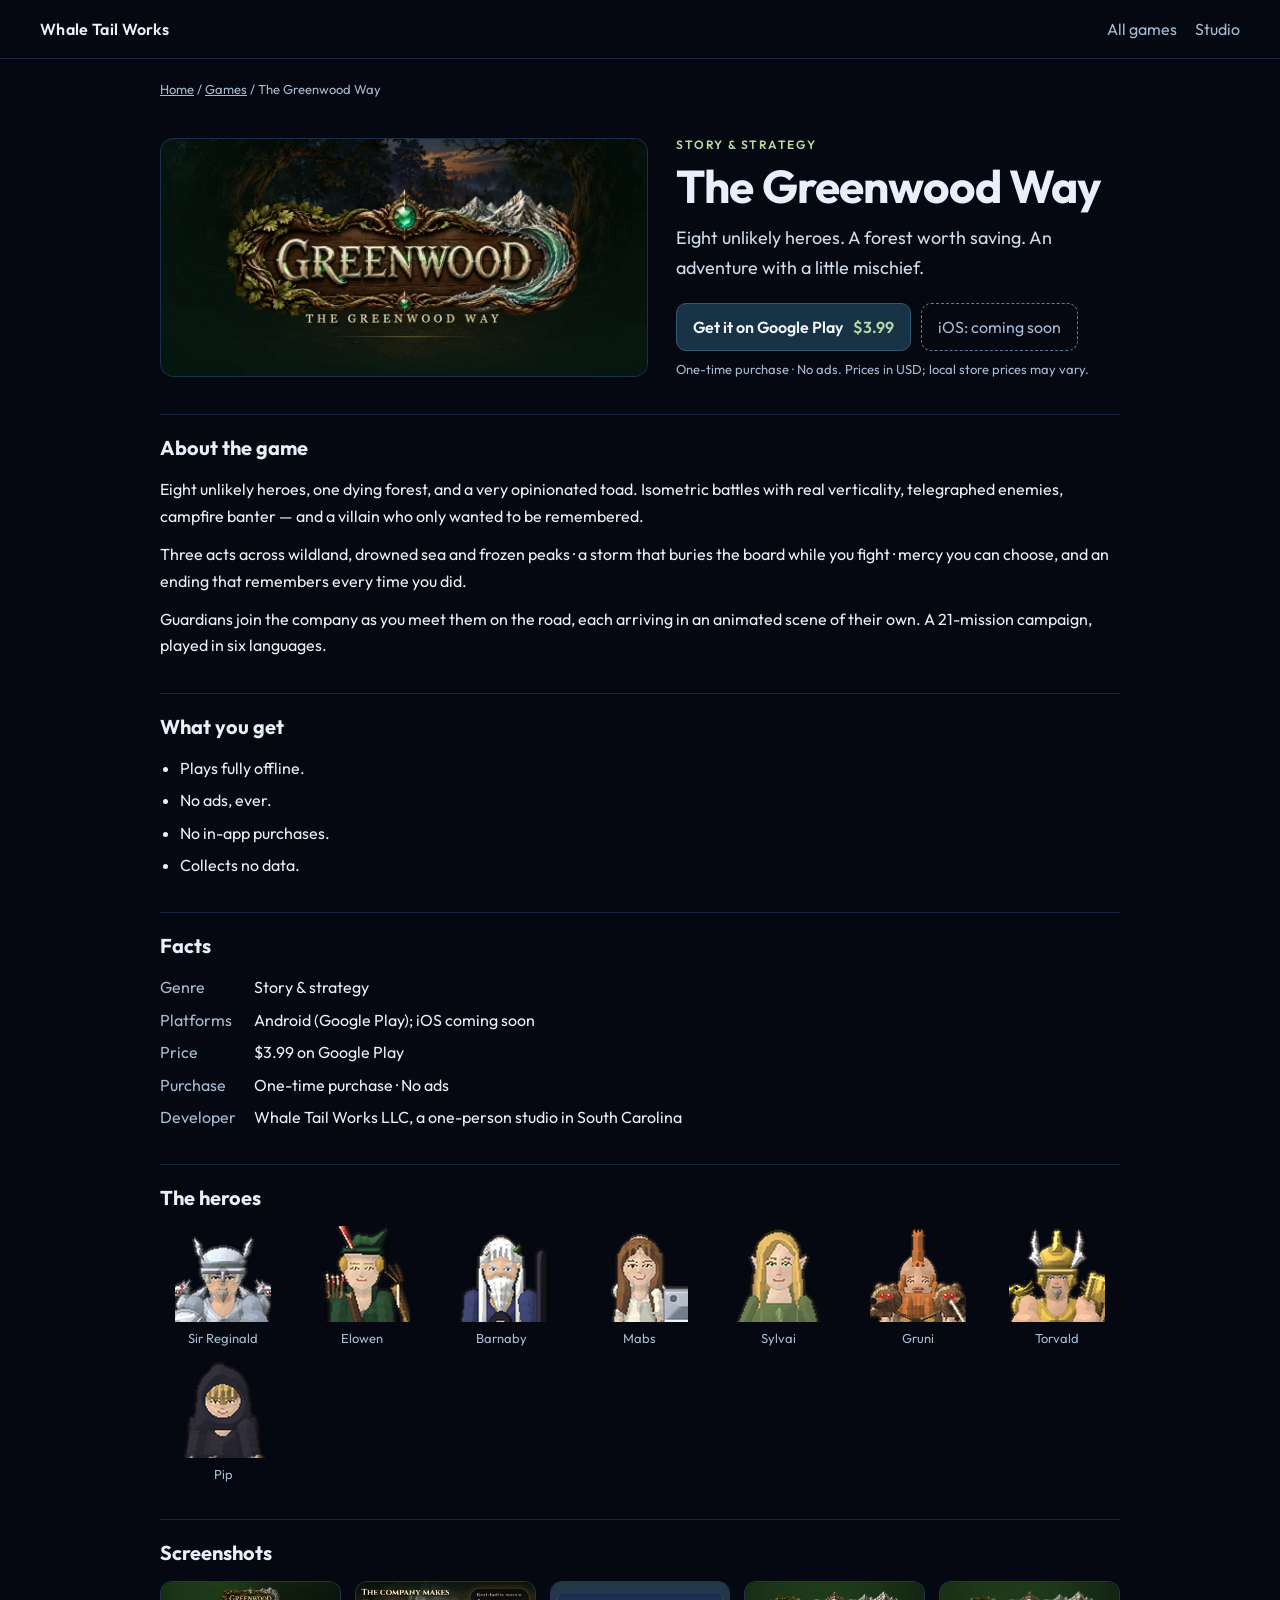
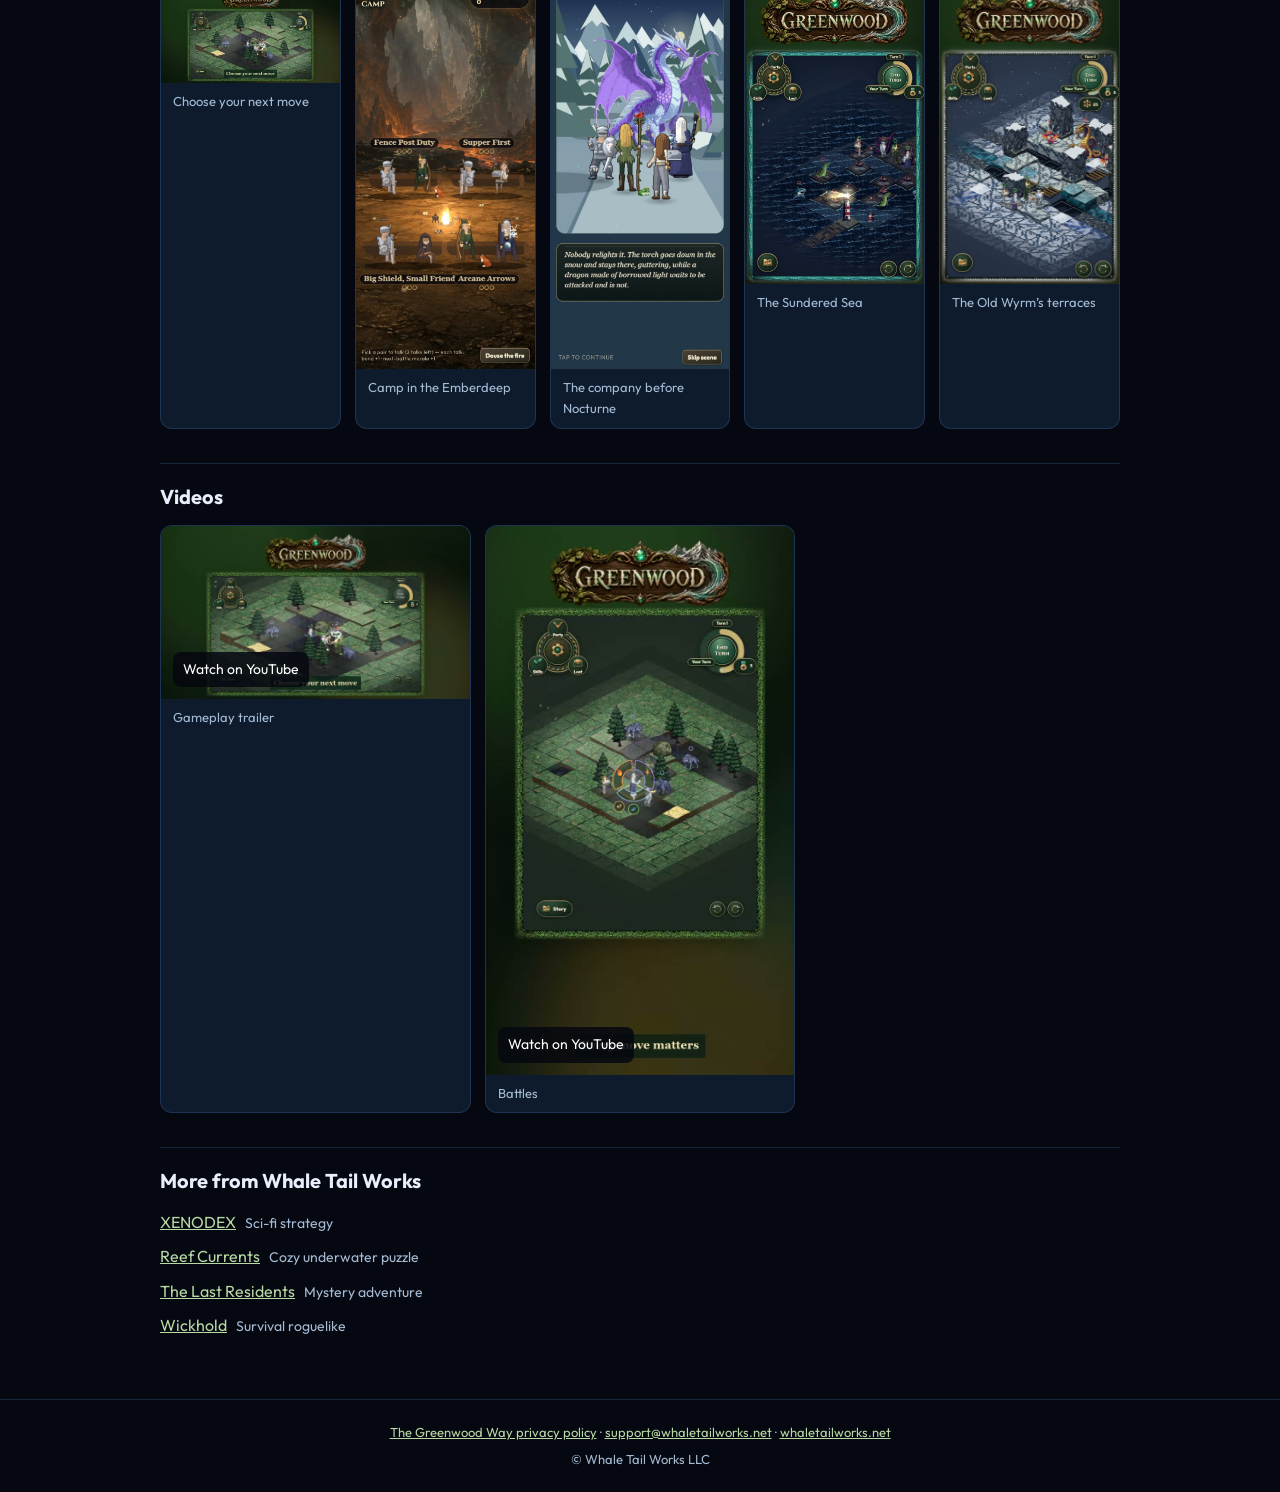
<file: greenwood/index.html>
<!DOCTYPE html>
<!-- GENERATED by tools/build_game_pages.js from media/game-catalog/games-data.js. Do not edit by hand. -->
<html lang="en">
<head>
<meta charset="utf-8">
<meta name="viewport" content="width=device-width, initial-scale=1">
<title>The Greenwood Way - Story &amp; strategy for Android | Whale Tail Works</title>
<meta name="description" content="Eight unlikely heroes. A forest worth saving. An adventure with a little mischief. Story &amp; strategy for Android. $3.99 on Google Play.">
<link rel="canonical" href="https://whaletailworks.net/greenwood/">
<meta property="og:type" content="website">
<meta property="og:site_name" content="Whale Tail Works LLC">
<meta property="og:url" content="https://whaletailworks.net/greenwood/">
<meta property="og:title" content="The Greenwood Way">
<meta property="og:description" content="Eight unlikely heroes. A forest worth saving. An adventure with a little mischief. Story &amp; strategy for Android. $3.99 on Google Play.">
<meta property="og:image" content="https://whaletailworks.net/media/game-catalog/greenwood-cover.webp">
<meta property="og:image:alt" content="The Greenwood Way — its carved emerald banner among forest, sea and mountains">
<meta name="twitter:card" content="summary_large_image">
<meta name="twitter:site" content="@whaletailworks">
<link rel="icon" type="image/png" href="../favicon.png">
<link rel="stylesheet" href="../media/game-pages.css">
<script type="application/ld+json">
{
  "@context": "https://schema.org",
  "@graph": [
    {
      "@type": [
        "VideoGame",
        "MobileApplication"
      ],
      "@id": "https://whaletailworks.net/greenwood/#game",
      "name": "The Greenwood Way",
      "url": "https://whaletailworks.net/greenwood/",
      "description": "Eight unlikely heroes. A forest worth saving. An adventure with a little mischief.",
      "genre": "Story & strategy",
      "image": "https://whaletailworks.net/media/game-catalog/greenwood-cover.webp",
      "applicationCategory": "GameApplication",
      "operatingSystem": "Android",
      "gamePlatform": [
        "Android"
      ],
      "playMode": "SinglePlayer",
      "publisher": {
        "@id": "https://whaletailworks.net/#org"
      },
      "author": {
        "@id": "https://whaletailworks.net/#org"
      },
      "offers": [
        {
          "@type": "Offer",
          "price": "3.99",
          "priceCurrency": "USD",
          "availability": "https://schema.org/InStock",
          "url": "https://play.google.com/store/apps/details?id=net.whaletailworks.greenwood",
          "category": "Google Play"
        }
      ],
      "screenshot": [
        "https://whaletailworks.net/media/greenwood-trailer.jpg",
        "https://whaletailworks.net/img/gw_shot_camp.jpg",
        "https://whaletailworks.net/img/gw_shot_cut.jpg",
        "https://whaletailworks.net/img/gw_shot_sea.jpg",
        "https://whaletailworks.net/img/gw_shot_wyrm.jpg"
      ],
      "trailer": {
        "@type": "VideoObject",
        "name": "The Greenwood Way - Gameplay trailer",
        "embedUrl": "https://www.youtube-nocookie.com/embed/CvNTH8N5w3M",
        "url": "https://www.youtube.com/watch?v=CvNTH8N5w3M",
        "thumbnailUrl": "https://whaletailworks.net/media/greenwood-trailer.jpg"
      }
    },
    {
      "@type": "WebPage",
      "@id": "https://whaletailworks.net/greenwood/#webpage",
      "url": "https://whaletailworks.net/greenwood/",
      "name": "The Greenwood Way",
      "isPartOf": {
        "@id": "https://whaletailworks.net/#website"
      },
      "about": {
        "@id": "https://whaletailworks.net/greenwood/#game"
      },
      "breadcrumb": {
        "@id": "https://whaletailworks.net/greenwood/#breadcrumb"
      }
    },
    {
      "@type": "BreadcrumbList",
      "@id": "https://whaletailworks.net/greenwood/#breadcrumb",
      "itemListElement": [
        {
          "@type": "ListItem",
          "position": 1,
          "name": "Whale Tail Works",
          "item": "https://whaletailworks.net/"
        },
        {
          "@type": "ListItem",
          "position": 2,
          "name": "Games",
          "item": "https://whaletailworks.net/#games"
        },
        {
          "@type": "ListItem",
          "position": 3,
          "name": "The Greenwood Way",
          "item": "https://whaletailworks.net/greenwood/"
        }
      ]
    }
  ]
}
</script>
</head>
<body style="--accent:#b7d9a4">
<header class="top"><a href="../">Whale Tail Works</a><nav><a href="../#games">All games</a><a href="../#studio">Studio</a></nav></header>
<main>
<nav class="crumbs" aria-label="Breadcrumb"><a href="../">Home</a> / <a href="../#games">Games</a> / <span aria-current="page">The Greenwood Way</span></nav>
<section class="hero">
<div class="cover contain"><img src="../media/game-catalog/greenwood-cover.webp" alt="The Greenwood Way — its carved emerald banner among forest, sea and mountains" width="1024" height="500"></div>
<div class="intro">
<p class="genre">Story &amp; strategy</p>
<h1>The Greenwood Way</h1>
<p class="summary">Eight unlikely heroes. A forest worth saving. An adventure with a little mischief.</p>
<div class="buttons"><a class="store" href="https://play.google.com/store/apps/details?id=net.whaletailworks.greenwood" rel="noopener">Get it on Google Play <span>$3.99</span></a><span class="soon">iOS: coming soon</span></div>
<p class="note">One-time purchase · No ads. Prices in USD; local store prices may vary.</p>
</div>
</section>
<section><h2>About the game</h2><p>Eight unlikely heroes, one dying forest, and a very opinionated toad. Isometric battles with real verticality, telegraphed enemies, campfire banter — and a villain who only wanted to be remembered.</p><p>Three acts across wildland, drowned sea and frozen peaks · a storm that buries the board while you fight · mercy you can choose, and an ending that remembers every time you did.</p><p>Guardians join the company as you meet them on the road, each arriving in an animated scene of their own. A 21-mission campaign, played in six languages.</p></section>
<section><h2>What you get</h2><ul class="features"><li>Plays fully offline.</li><li>No ads, ever.</li><li>No in-app purchases.</li><li>Collects no data.</li></ul></section>
<section><h2>Facts</h2><dl class="facts"><dt>Genre</dt><dd>Story &amp; strategy</dd><dt>Platforms</dt><dd>Android (Google Play); iOS coming soon</dd><dt>Price</dt><dd>$3.99 on Google Play</dd><dt>Purchase</dt><dd>One-time purchase · No ads</dd><dt>Developer</dt><dd>Whale Tail Works LLC, a one-person studio in South Carolina</dd></dl></section>
<section><h2>The heroes</h2><ul class="heroes"><li><img src="../img/gw_reg.png" alt="Sir Reginald" width="96" height="96" loading="lazy" decoding="async"><span>Sir Reginald</span></li><li><img src="../img/gw_elowen.png" alt="Elowen" width="96" height="96" loading="lazy" decoding="async"><span>Elowen</span></li><li><img src="../img/gw_barnaby.png" alt="Barnaby" width="96" height="96" loading="lazy" decoding="async"><span>Barnaby</span></li><li><img src="../img/gw_mabs.png" alt="Mabs" width="96" height="96" loading="lazy" decoding="async"><span>Mabs</span></li><li><img src="../img/gw_sylvai.png" alt="Sylvai" width="96" height="96" loading="lazy" decoding="async"><span>Sylvai</span></li><li><img src="../img/gw_gruni.png" alt="Gruni" width="96" height="96" loading="lazy" decoding="async"><span>Gruni</span></li><li><img src="../img/gw_torvald.png" alt="Torvald" width="96" height="96" loading="lazy" decoding="async"><span>Torvald</span></li><li><img src="../img/gw_pip.png" alt="Pip" width="96" height="96" loading="lazy" decoding="async"><span>Pip</span></li></ul></section>
<section><h2>Screenshots</h2><div class="shots"><figure><img src="../media/greenwood-trailer.jpg" alt="The Greenwood Way: Choose your next move" width="1280" height="720" loading="lazy" decoding="async"><figcaption>Choose your next move</figcaption></figure><figure><img src="../img/gw_shot_camp.jpg" alt="The Greenwood Way: Camp in the Emberdeep" width="600" height="1298" loading="lazy" decoding="async"><figcaption>Camp in the Emberdeep</figcaption></figure><figure><img src="../img/gw_shot_cut.jpg" alt="The Greenwood Way: The company before Nocturne" width="600" height="1298" loading="lazy" decoding="async"><figcaption>The company before Nocturne</figcaption></figure><figure><img src="../img/gw_shot_sea.jpg" alt="The Greenwood Way: The Sundered Sea" width="600" height="1012" loading="lazy" decoding="async"><figcaption>The Sundered Sea</figcaption></figure><figure><img src="../img/gw_shot_wyrm.jpg" alt="The Greenwood Way: The Old Wyrm’s terraces" width="760" height="1282" loading="lazy" decoding="async"><figcaption>The Old Wyrm’s terraces</figcaption></figure></div></section>
<section><h2>Videos</h2><div class="videos"><figure class="video"><a href="https://www.youtube.com/watch?v=CvNTH8N5w3M" rel="noopener"><img src="../media/greenwood-trailer.jpg" alt="The Greenwood Way - Gameplay trailer" width="1280" height="720" loading="lazy" decoding="async"><span class="play">Watch on YouTube</span></a><figcaption>Gameplay trailer</figcaption></figure><figure class="video"><a href="https://www.youtube.com/watch?v=FMc9mh3uJ_U" rel="noopener"><img src="../media/greenwood-battles.jpg" alt="The Greenwood Way - Battles" width="720" height="1280" loading="lazy" decoding="async"><span class="play">Watch on YouTube</span></a><figcaption>Battles</figcaption></figure></div></section>
<section><h2>More from Whale Tail Works</h2><ul class="more"><li><a href="../xenodex/">XENODEX</a> <span>Sci-fi strategy</span></li><li><a href="../reef-currents/">Reef Currents</a> <span>Cozy underwater puzzle</span></li><li><a href="../last-residents/">The Last Residents</a> <span>Mystery adventure</span></li><li><a href="../wickhold/">Wickhold</a> <span>Survival roguelike</span></li></ul></section>
</main>
<footer><p><a href="../greenwood-privacy.html">The Greenwood Way privacy policy</a> · <a href="mailto:support@whaletailworks.net">support@whaletailworks.net</a> · <a href="../">whaletailworks.net</a></p><p>© Whale Tail Works LLC</p></footer>
</body>
</html>
</file>
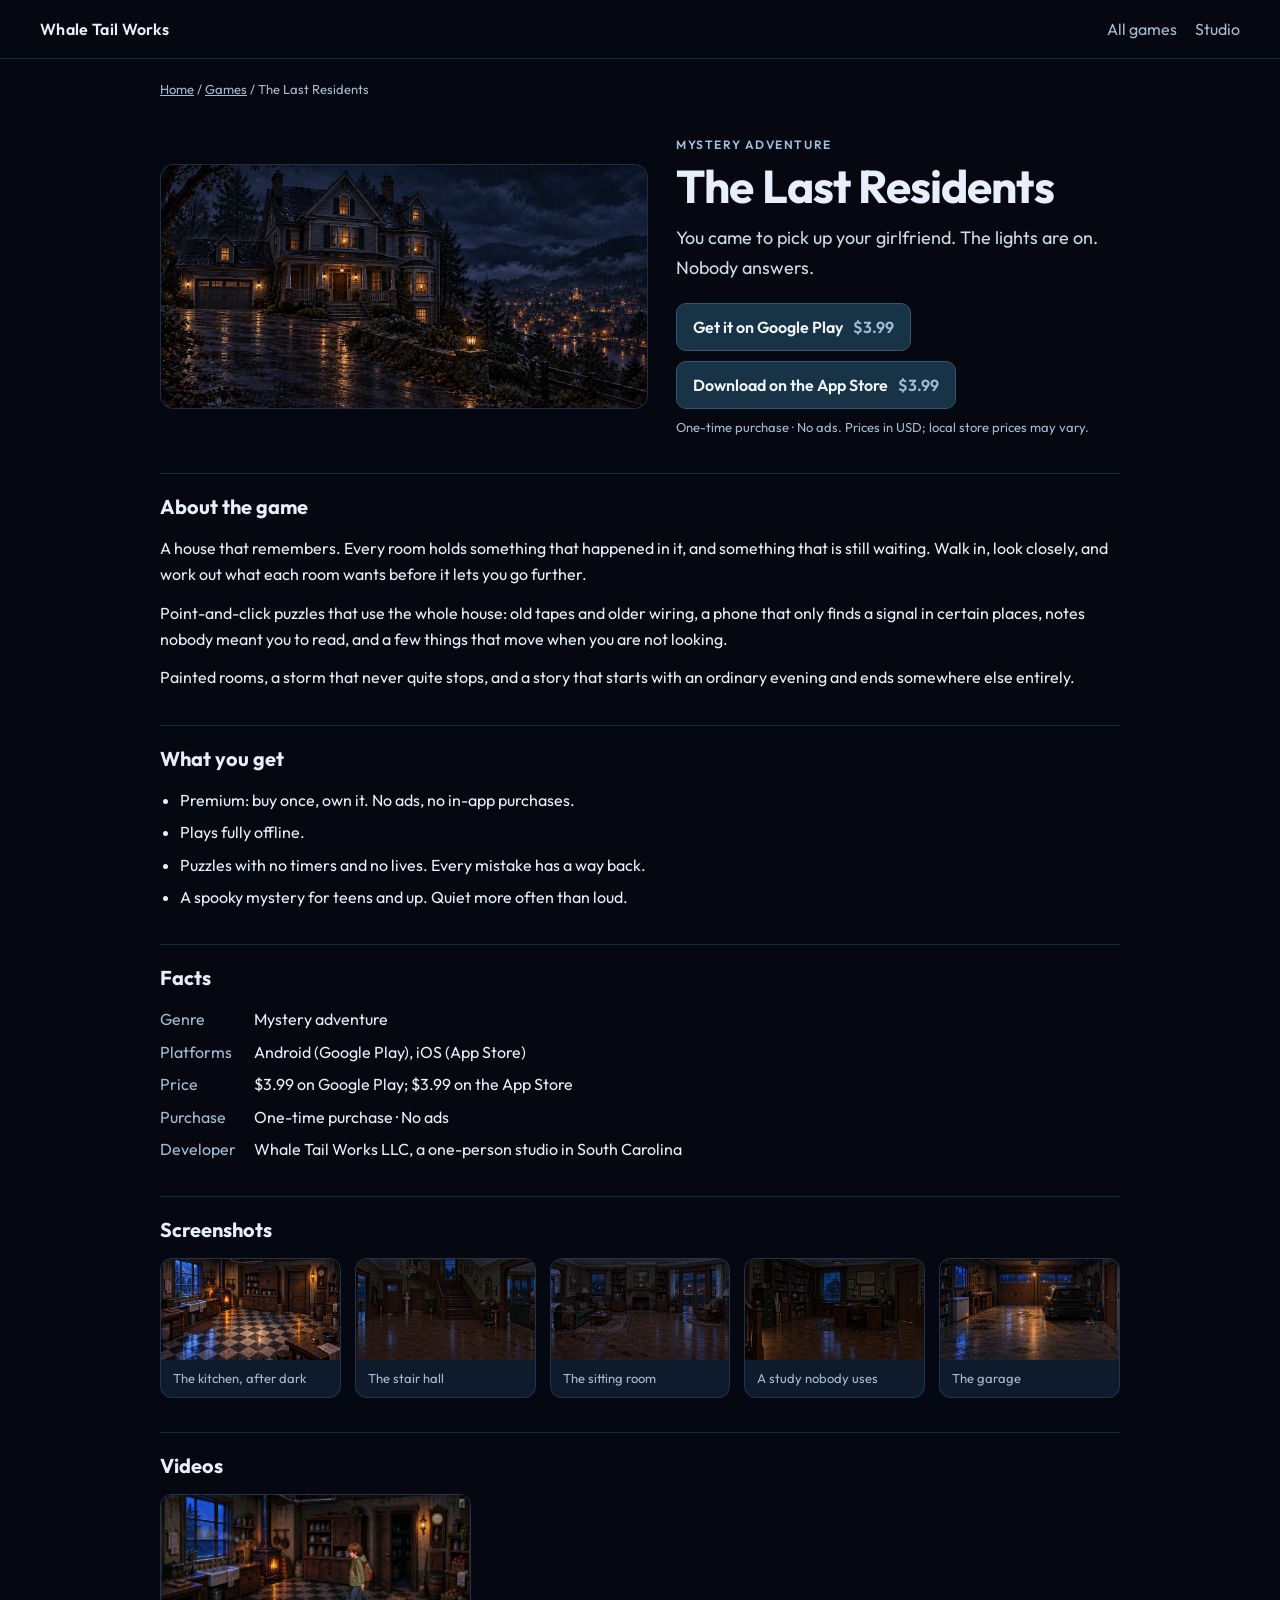
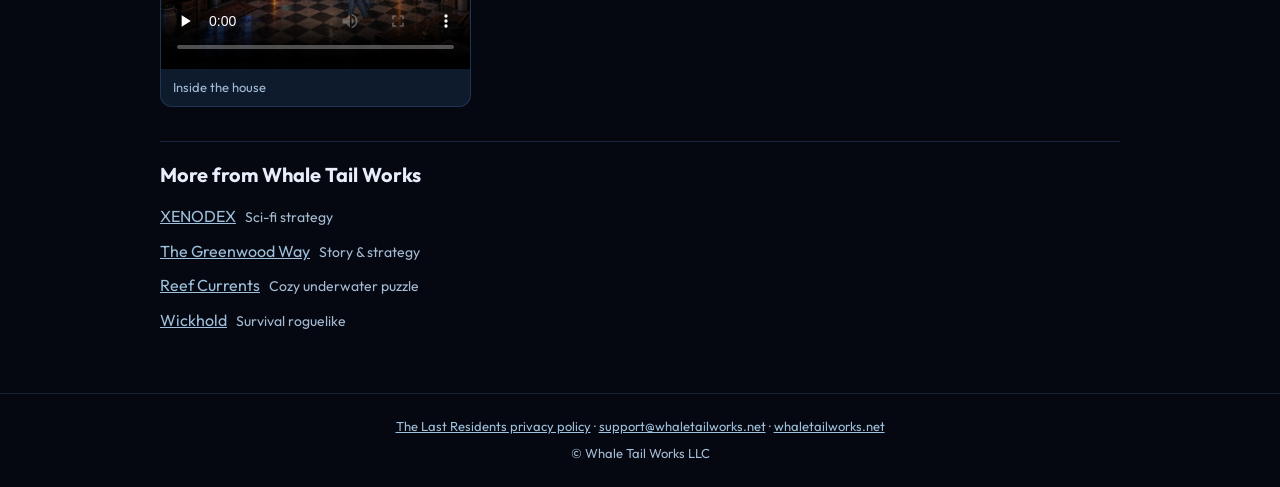
<file: last-residents/index.html>
<!DOCTYPE html>
<!-- GENERATED by tools/build_game_pages.js from media/game-catalog/games-data.js. Do not edit by hand. -->
<html lang="en">
<head>
<meta charset="utf-8">
<meta name="viewport" content="width=device-width, initial-scale=1">
<title>The Last Residents - Mystery adventure for Android and iOS | Whale Tail Works</title>
<meta name="description" content="You came to pick up your girlfriend. The lights are on. Nobody answers. Mystery adventure for Android and iOS. $3.99 on Google Play and the App Store.">
<link rel="canonical" href="https://whaletailworks.net/last-residents/">
<meta property="og:type" content="website">
<meta property="og:site_name" content="Whale Tail Works LLC">
<meta property="og:url" content="https://whaletailworks.net/last-residents/">
<meta property="og:title" content="The Last Residents">
<meta property="og:description" content="You came to pick up your girlfriend. The lights are on. Nobody answers. Mystery adventure for Android and iOS. $3.99 on Google Play and the App Store.">
<meta property="og:image" content="https://whaletailworks.net/media/game-catalog/last-residents-cover.webp">
<meta property="og:image:alt" content="The Last Residents — a house on a hill above a lit town, rain at every window">
<meta name="twitter:card" content="summary_large_image">
<meta name="twitter:site" content="@whaletailworks">
<link rel="icon" type="image/png" href="../favicon.png">
<link rel="stylesheet" href="../media/game-pages.css">
<script type="application/ld+json">
{
  "@context": "https://schema.org",
  "@graph": [
    {
      "@type": [
        "VideoGame",
        "MobileApplication"
      ],
      "@id": "https://whaletailworks.net/last-residents/#game",
      "name": "The Last Residents",
      "url": "https://whaletailworks.net/last-residents/",
      "description": "You came to pick up your girlfriend. The lights are on. Nobody answers.",
      "genre": "Mystery adventure",
      "image": "https://whaletailworks.net/media/game-catalog/last-residents-cover.webp",
      "applicationCategory": "GameApplication",
      "operatingSystem": "Android, iOS",
      "gamePlatform": [
        "Android",
        "iOS"
      ],
      "playMode": "SinglePlayer",
      "publisher": {
        "@id": "https://whaletailworks.net/#org"
      },
      "author": {
        "@id": "https://whaletailworks.net/#org"
      },
      "offers": [
        {
          "@type": "Offer",
          "price": "3.99",
          "priceCurrency": "USD",
          "availability": "https://schema.org/InStock",
          "url": "https://play.google.com/store/apps/details?id=net.whaletailworks.lastresidents",
          "category": "Google Play"
        },
        {
          "@type": "Offer",
          "price": "3.99",
          "priceCurrency": "USD",
          "availability": "https://schema.org/InStock",
          "url": "https://apps.apple.com/us/app/the-last-residents/id6824238393",
          "category": "App Store"
        }
      ],
      "screenshot": [
        "https://whaletailworks.net/img/lr_shot_kitchen.jpg",
        "https://whaletailworks.net/img/lr_shot_hall.jpg",
        "https://whaletailworks.net/img/lr_shot_lounge.jpg",
        "https://whaletailworks.net/img/lr_shot_study.jpg",
        "https://whaletailworks.net/img/lr_shot_garage.jpg"
      ]
    },
    {
      "@type": "WebPage",
      "@id": "https://whaletailworks.net/last-residents/#webpage",
      "url": "https://whaletailworks.net/last-residents/",
      "name": "The Last Residents",
      "isPartOf": {
        "@id": "https://whaletailworks.net/#website"
      },
      "about": {
        "@id": "https://whaletailworks.net/last-residents/#game"
      },
      "breadcrumb": {
        "@id": "https://whaletailworks.net/last-residents/#breadcrumb"
      }
    },
    {
      "@type": "BreadcrumbList",
      "@id": "https://whaletailworks.net/last-residents/#breadcrumb",
      "itemListElement": [
        {
          "@type": "ListItem",
          "position": 1,
          "name": "Whale Tail Works",
          "item": "https://whaletailworks.net/"
        },
        {
          "@type": "ListItem",
          "position": 2,
          "name": "Games",
          "item": "https://whaletailworks.net/#games"
        },
        {
          "@type": "ListItem",
          "position": 3,
          "name": "The Last Residents",
          "item": "https://whaletailworks.net/last-residents/"
        }
      ]
    }
  ]
}
</script>
</head>
<body style="--accent:#9fc0dc">
<header class="top"><a href="../">Whale Tail Works</a><nav><a href="../#games">All games</a><a href="../#studio">Studio</a></nav></header>
<main>
<nav class="crumbs" aria-label="Breadcrumb"><a href="../">Home</a> / <a href="../#games">Games</a> / <span aria-current="page">The Last Residents</span></nav>
<section class="hero">
<div class="cover"><img src="../media/game-catalog/last-residents-cover.webp" alt="The Last Residents — a house on a hill above a lit town, rain at every window" width="1400" height="700"></div>
<div class="intro">
<p class="genre">Mystery adventure</p>
<h1>The Last Residents</h1>
<p class="summary">You came to pick up your girlfriend. The lights are on. Nobody answers.</p>
<div class="buttons"><a class="store" href="https://play.google.com/store/apps/details?id=net.whaletailworks.lastresidents" rel="noopener">Get it on Google Play <span>$3.99</span></a><a class="store" href="https://apps.apple.com/us/app/the-last-residents/id6824238393" rel="noopener">Download on the App Store <span>$3.99</span></a></div>
<p class="note">One-time purchase · No ads. Prices in USD; local store prices may vary.</p>
</div>
</section>
<section><h2>About the game</h2><p>A house that remembers. Every room holds something that happened in it, and something that is still waiting. Walk in, look closely, and work out what each room wants before it lets you go further.</p><p>Point-and-click puzzles that use the whole house: old tapes and older wiring, a phone that only finds a signal in certain places, notes nobody meant you to read, and a few things that move when you are not looking.</p><p>Painted rooms, a storm that never quite stops, and a story that starts with an ordinary evening and ends somewhere else entirely.</p></section>
<section><h2>What you get</h2><ul class="features"><li>Premium: buy once, own it. No ads, no in-app purchases.</li><li>Plays fully offline.</li><li>Puzzles with no timers and no lives. Every mistake has a way back.</li><li>A spooky mystery for teens and up. Quiet more often than loud.</li></ul></section>
<section><h2>Facts</h2><dl class="facts"><dt>Genre</dt><dd>Mystery adventure</dd><dt>Platforms</dt><dd>Android (Google Play), iOS (App Store)</dd><dt>Price</dt><dd>$3.99 on Google Play; $3.99 on the App Store</dd><dt>Purchase</dt><dd>One-time purchase · No ads</dd><dt>Developer</dt><dd>Whale Tail Works LLC, a one-person studio in South Carolina</dd></dl></section>

<section><h2>Screenshots</h2><div class="shots"><figure><img src="../img/lr_shot_kitchen.jpg" alt="The Last Residents: The kitchen, after dark" width="1200" height="675" loading="lazy" decoding="async"><figcaption>The kitchen, after dark</figcaption></figure><figure><img src="../img/lr_shot_hall.jpg" alt="The Last Residents: The stair hall" width="1200" height="675" loading="lazy" decoding="async"><figcaption>The stair hall</figcaption></figure><figure><img src="../img/lr_shot_lounge.jpg" alt="The Last Residents: The sitting room" width="1200" height="675" loading="lazy" decoding="async"><figcaption>The sitting room</figcaption></figure><figure><img src="../img/lr_shot_study.jpg" alt="The Last Residents: A study nobody uses" width="1200" height="675" loading="lazy" decoding="async"><figcaption>A study nobody uses</figcaption></figure><figure><img src="../img/lr_shot_garage.jpg" alt="The Last Residents: The garage" width="1200" height="675" loading="lazy" decoding="async"><figcaption>The garage</figcaption></figure></div></section>
<section><h2>Videos</h2><div class="videos"><figure class="video"><video controls preload="none" playsinline poster="../media/game-catalog/last-residents-gameplay.jpg" width="1280" height="720"><source src="../media/game-catalog/last-residents-gameplay.mp4" type="video/mp4"></video><figcaption>Inside the house</figcaption></figure></div></section>
<section><h2>More from Whale Tail Works</h2><ul class="more"><li><a href="../xenodex/">XENODEX</a> <span>Sci-fi strategy</span></li><li><a href="../greenwood/">The Greenwood Way</a> <span>Story &amp; strategy</span></li><li><a href="../reef-currents/">Reef Currents</a> <span>Cozy underwater puzzle</span></li><li><a href="../wickhold/">Wickhold</a> <span>Survival roguelike</span></li></ul></section>
</main>
<footer><p><a href="../last-residents-privacy.html">The Last Residents privacy policy</a> · <a href="mailto:support@whaletailworks.net">support@whaletailworks.net</a> · <a href="../">whaletailworks.net</a></p><p>© Whale Tail Works LLC</p></footer>
</body>
</html>
</file>
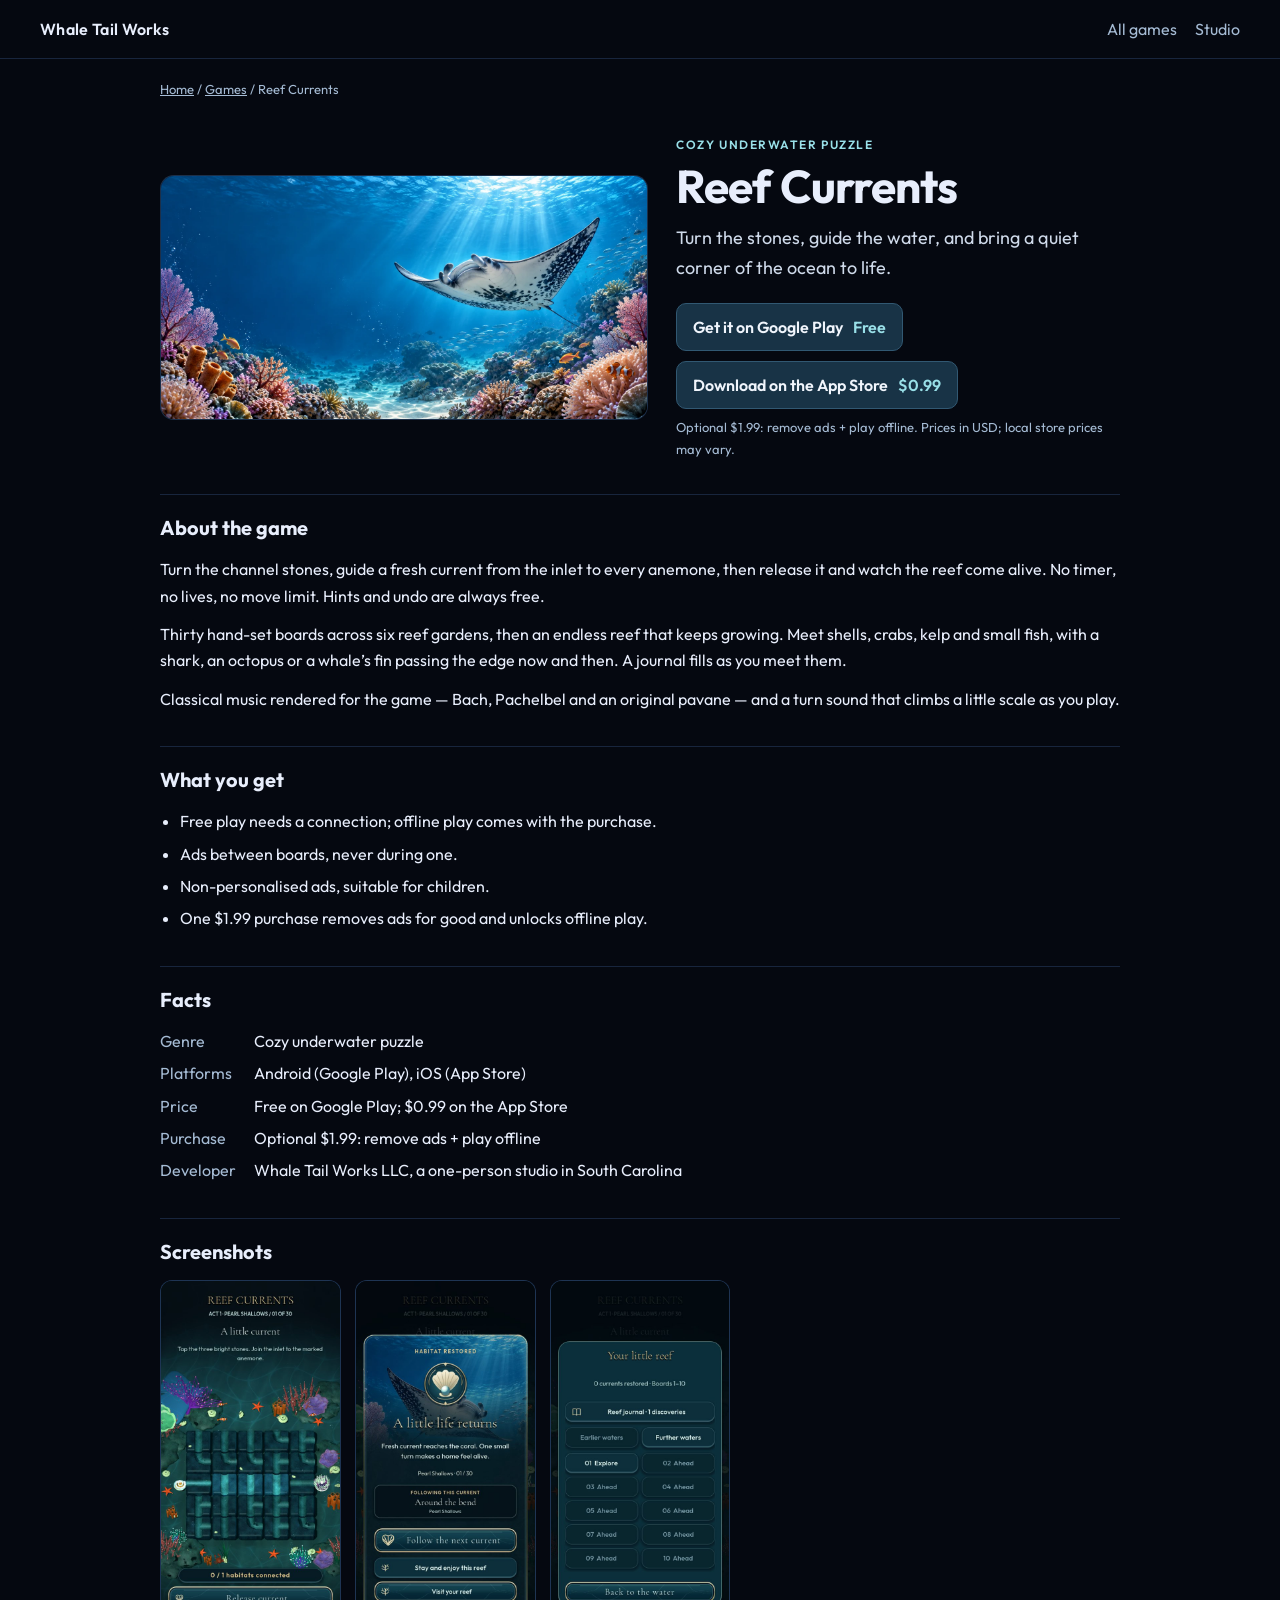
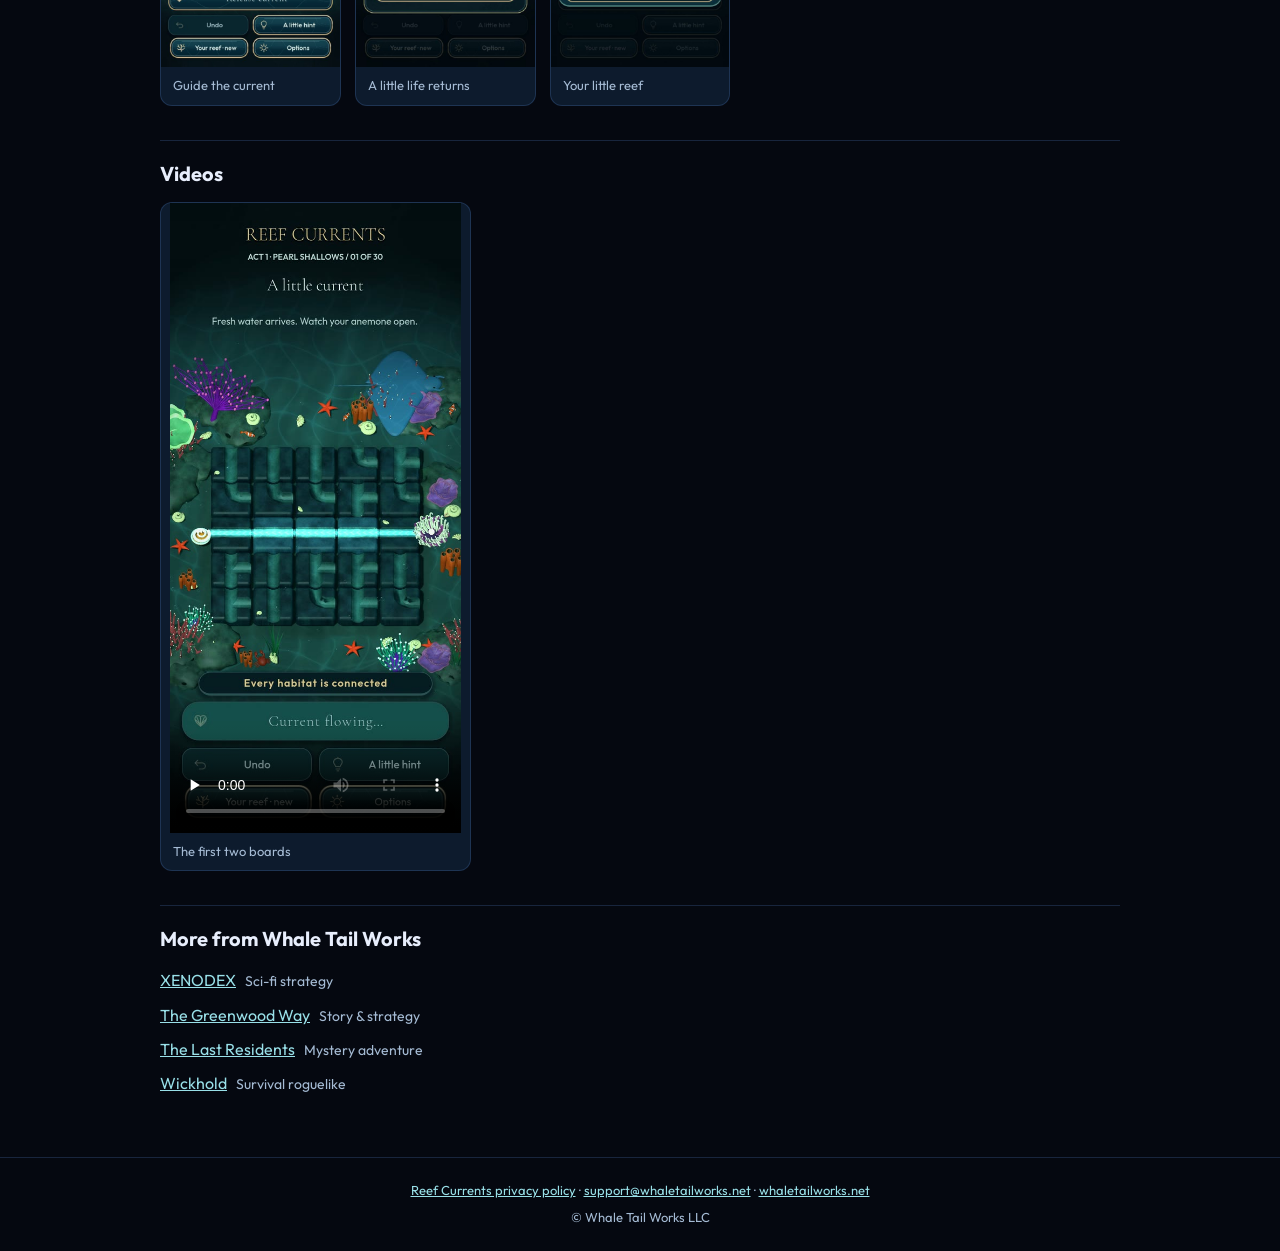
<file: reef-currents/index.html>
<!DOCTYPE html>
<!-- GENERATED by tools/build_game_pages.js from media/game-catalog/games-data.js. Do not edit by hand. -->
<html lang="en">
<head>
<meta charset="utf-8">
<meta name="viewport" content="width=device-width, initial-scale=1">
<title>Reef Currents - Cozy underwater puzzle for Android and iOS | Whale Tail Works</title>
<meta name="description" content="Turn the stones, guide the water, and bring a quiet corner of the ocean to life. Free on Google Play, $0.99 on the App Store.">
<link rel="canonical" href="https://whaletailworks.net/reef-currents/">
<meta property="og:type" content="website">
<meta property="og:site_name" content="Whale Tail Works LLC">
<meta property="og:url" content="https://whaletailworks.net/reef-currents/">
<meta property="og:title" content="Reef Currents">
<meta property="og:description" content="Turn the stones, guide the water, and bring a quiet corner of the ocean to life. Free on Google Play, $0.99 on the App Store.">
<meta property="og:image" content="https://whaletailworks.net/media/game-catalog/reef-cover.webp">
<meta property="og:image:alt" content="Reef Currents — a manta ray gliding over a sunlit coral garden">
<meta name="twitter:card" content="summary_large_image">
<meta name="twitter:site" content="@whaletailworks">
<link rel="icon" type="image/png" href="../favicon.png">
<link rel="stylesheet" href="../media/game-pages.css">
<script type="application/ld+json">
{
  "@context": "https://schema.org",
  "@graph": [
    {
      "@type": [
        "VideoGame",
        "MobileApplication"
      ],
      "@id": "https://whaletailworks.net/reef-currents/#game",
      "name": "Reef Currents",
      "url": "https://whaletailworks.net/reef-currents/",
      "description": "Turn the stones, guide the water, and bring a quiet corner of the ocean to life.",
      "genre": "Cozy underwater puzzle",
      "image": "https://whaletailworks.net/media/game-catalog/reef-cover.webp",
      "applicationCategory": "GameApplication",
      "operatingSystem": "Android, iOS",
      "gamePlatform": [
        "Android",
        "iOS"
      ],
      "playMode": "SinglePlayer",
      "publisher": {
        "@id": "https://whaletailworks.net/#org"
      },
      "author": {
        "@id": "https://whaletailworks.net/#org"
      },
      "offers": [
        {
          "@type": "Offer",
          "price": "0",
          "priceCurrency": "USD",
          "availability": "https://schema.org/InStock",
          "url": "https://play.google.com/store/apps/details?id=net.whaletailworks.reefcurrents",
          "category": "Google Play"
        },
        {
          "@type": "Offer",
          "price": "0.99",
          "priceCurrency": "USD",
          "availability": "https://schema.org/InStock",
          "url": "https://apps.apple.com/us/app/reef-currents/id6824314158",
          "category": "App Store"
        }
      ],
      "screenshot": [
        "https://whaletailworks.net/img/reef_shot_board.jpg",
        "https://whaletailworks.net/img/reef_shot_complete.jpg",
        "https://whaletailworks.net/img/reef_shot_map.jpg"
      ]
    },
    {
      "@type": "WebPage",
      "@id": "https://whaletailworks.net/reef-currents/#webpage",
      "url": "https://whaletailworks.net/reef-currents/",
      "name": "Reef Currents",
      "isPartOf": {
        "@id": "https://whaletailworks.net/#website"
      },
      "about": {
        "@id": "https://whaletailworks.net/reef-currents/#game"
      },
      "breadcrumb": {
        "@id": "https://whaletailworks.net/reef-currents/#breadcrumb"
      }
    },
    {
      "@type": "BreadcrumbList",
      "@id": "https://whaletailworks.net/reef-currents/#breadcrumb",
      "itemListElement": [
        {
          "@type": "ListItem",
          "position": 1,
          "name": "Whale Tail Works",
          "item": "https://whaletailworks.net/"
        },
        {
          "@type": "ListItem",
          "position": 2,
          "name": "Games",
          "item": "https://whaletailworks.net/#games"
        },
        {
          "@type": "ListItem",
          "position": 3,
          "name": "Reef Currents",
          "item": "https://whaletailworks.net/reef-currents/"
        }
      ]
    }
  ]
}
</script>
</head>
<body style="--accent:#99e0e8">
<header class="top"><a href="../">Whale Tail Works</a><nav><a href="../#games">All games</a><a href="../#studio">Studio</a></nav></header>
<main>
<nav class="crumbs" aria-label="Breadcrumb"><a href="../">Home</a> / <a href="../#games">Games</a> / <span aria-current="page">Reef Currents</span></nav>
<section class="hero">
<div class="cover"><img src="../media/game-catalog/reef-cover.webp" alt="Reef Currents — a manta ray gliding over a sunlit coral garden" width="1400" height="700"></div>
<div class="intro">
<p class="genre">Cozy underwater puzzle</p>
<h1>Reef Currents</h1>
<p class="summary">Turn the stones, guide the water, and bring a quiet corner of the ocean to life.</p>
<div class="buttons"><a class="store" href="https://play.google.com/store/apps/details?id=net.whaletailworks.reefcurrents" rel="noopener">Get it on Google Play <span>Free</span></a><a class="store" href="https://apps.apple.com/us/app/reef-currents/id6824314158" rel="noopener">Download on the App Store <span>$0.99</span></a></div>
<p class="note">Optional $1.99: remove ads + play offline. Prices in USD; local store prices may vary.</p>
</div>
</section>
<section><h2>About the game</h2><p>Turn the channel stones, guide a fresh current from the inlet to every anemone, then release it and watch the reef come alive. No timer, no lives, no move limit. Hints and undo are always free.</p><p>Thirty hand-set boards across six reef gardens, then an endless reef that keeps growing. Meet shells, crabs, kelp and small fish, with a shark, an octopus or a whale’s fin passing the edge now and then. A journal fills as you meet them.</p><p>Classical music rendered for the game — Bach, Pachelbel and an original pavane — and a turn sound that climbs a little scale as you play.</p></section>
<section><h2>What you get</h2><ul class="features"><li>Free play needs a connection; offline play comes with the purchase.</li><li>Ads between boards, never during one.</li><li>Non-personalised ads, suitable for children.</li><li>One $1.99 purchase removes ads for good and unlocks offline play.</li></ul></section>
<section><h2>Facts</h2><dl class="facts"><dt>Genre</dt><dd>Cozy underwater puzzle</dd><dt>Platforms</dt><dd>Android (Google Play), iOS (App Store)</dd><dt>Price</dt><dd>Free on Google Play; $0.99 on the App Store</dd><dt>Purchase</dt><dd>Optional $1.99: remove ads + play offline</dd><dt>Developer</dt><dd>Whale Tail Works LLC, a one-person studio in South Carolina</dd></dl></section>

<section><h2>Screenshots</h2><div class="shots"><figure><img src="../img/reef_shot_board.jpg" alt="Reef Currents: Guide the current" width="540" height="1168" loading="lazy" decoding="async"><figcaption>Guide the current</figcaption></figure><figure><img src="../img/reef_shot_complete.jpg" alt="Reef Currents: A little life returns" width="540" height="1168" loading="lazy" decoding="async"><figcaption>A little life returns</figcaption></figure><figure><img src="../img/reef_shot_map.jpg" alt="Reef Currents: Your little reef" width="540" height="1168" loading="lazy" decoding="async"><figcaption>Your little reef</figcaption></figure></div></section>
<section><h2>Videos</h2><div class="videos"><figure class="video"><video controls preload="none" playsinline poster="../media/game-catalog/reef-currents-gameplay.jpg" width="540" height="1168"><source src="../media/game-catalog/reef-currents-gameplay.mp4" type="video/mp4"></video><figcaption>The first two boards</figcaption></figure></div></section>
<section><h2>More from Whale Tail Works</h2><ul class="more"><li><a href="../xenodex/">XENODEX</a> <span>Sci-fi strategy</span></li><li><a href="../greenwood/">The Greenwood Way</a> <span>Story &amp; strategy</span></li><li><a href="../last-residents/">The Last Residents</a> <span>Mystery adventure</span></li><li><a href="../wickhold/">Wickhold</a> <span>Survival roguelike</span></li></ul></section>
</main>
<footer><p><a href="../reef-currents-privacy.html">Reef Currents privacy policy</a> · <a href="mailto:support@whaletailworks.net">support@whaletailworks.net</a> · <a href="../">whaletailworks.net</a></p><p>© Whale Tail Works LLC</p></footer>
</body>
</html>
</file>
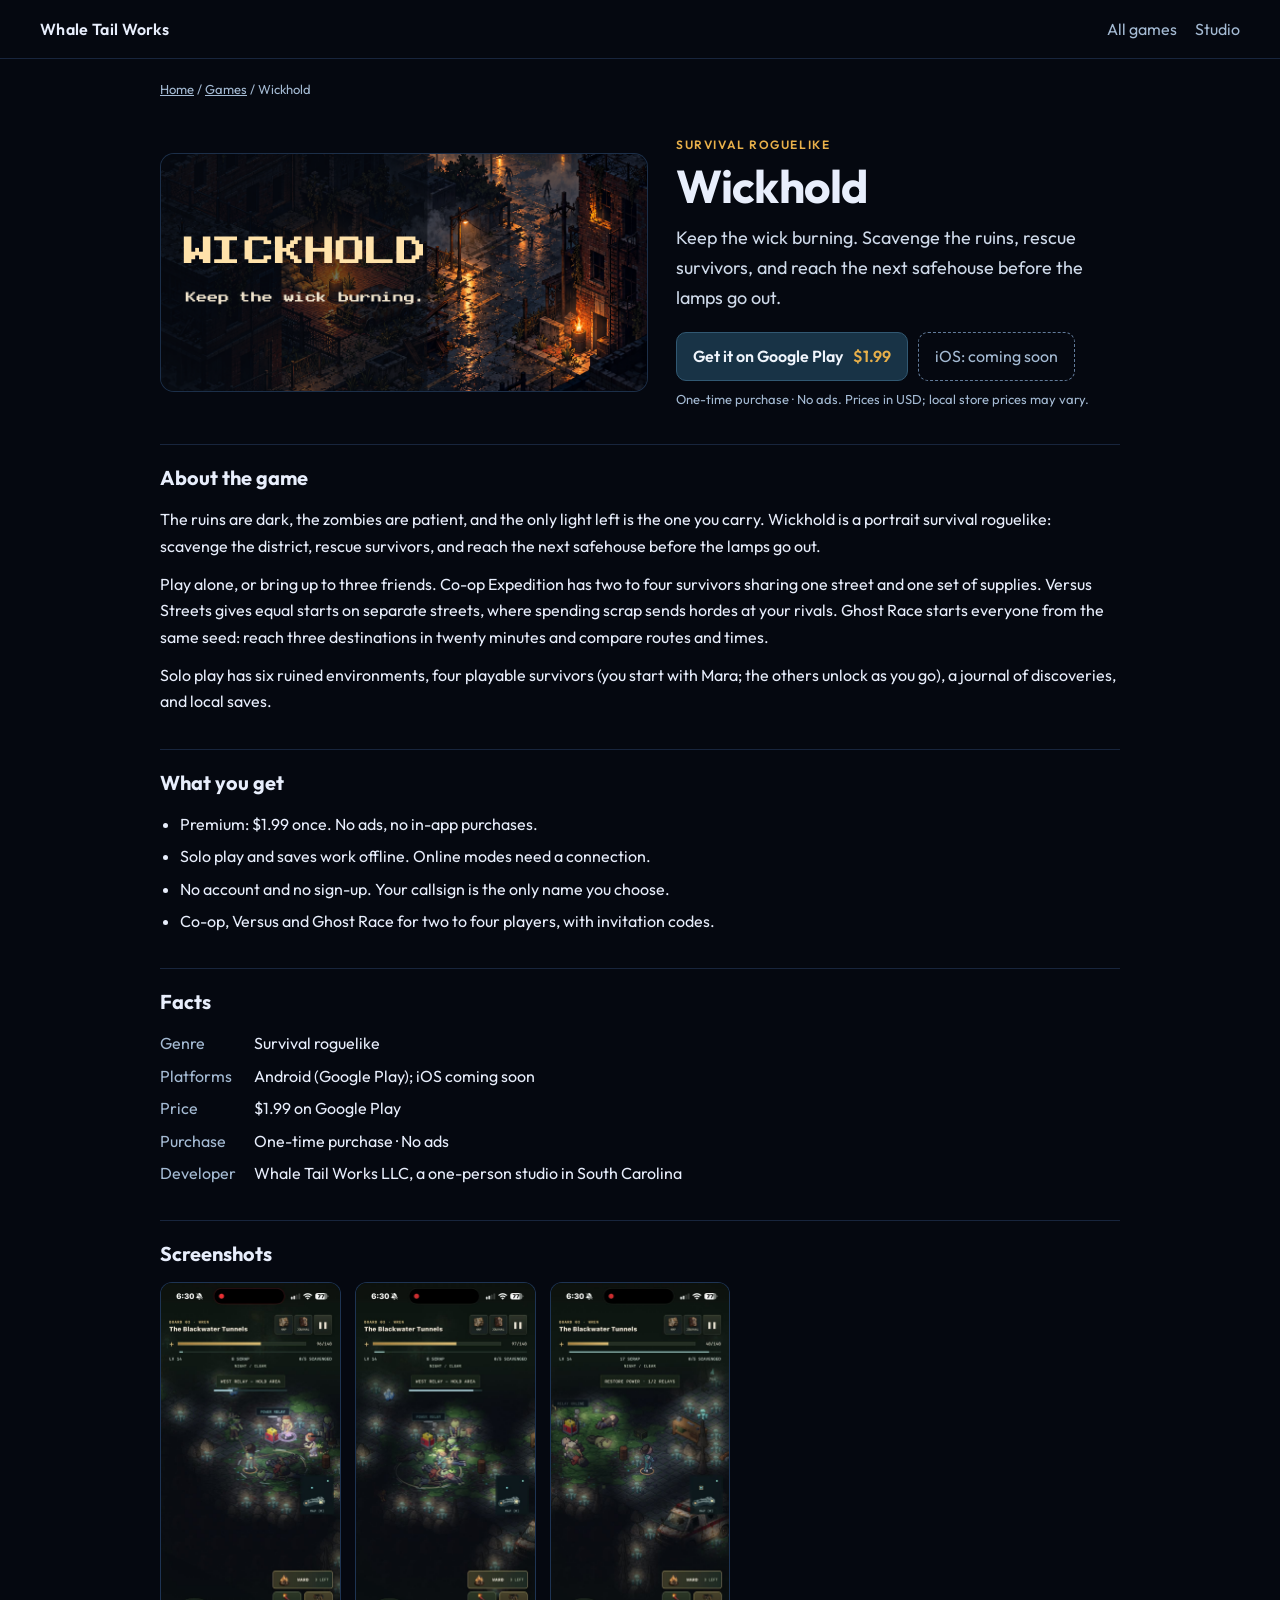
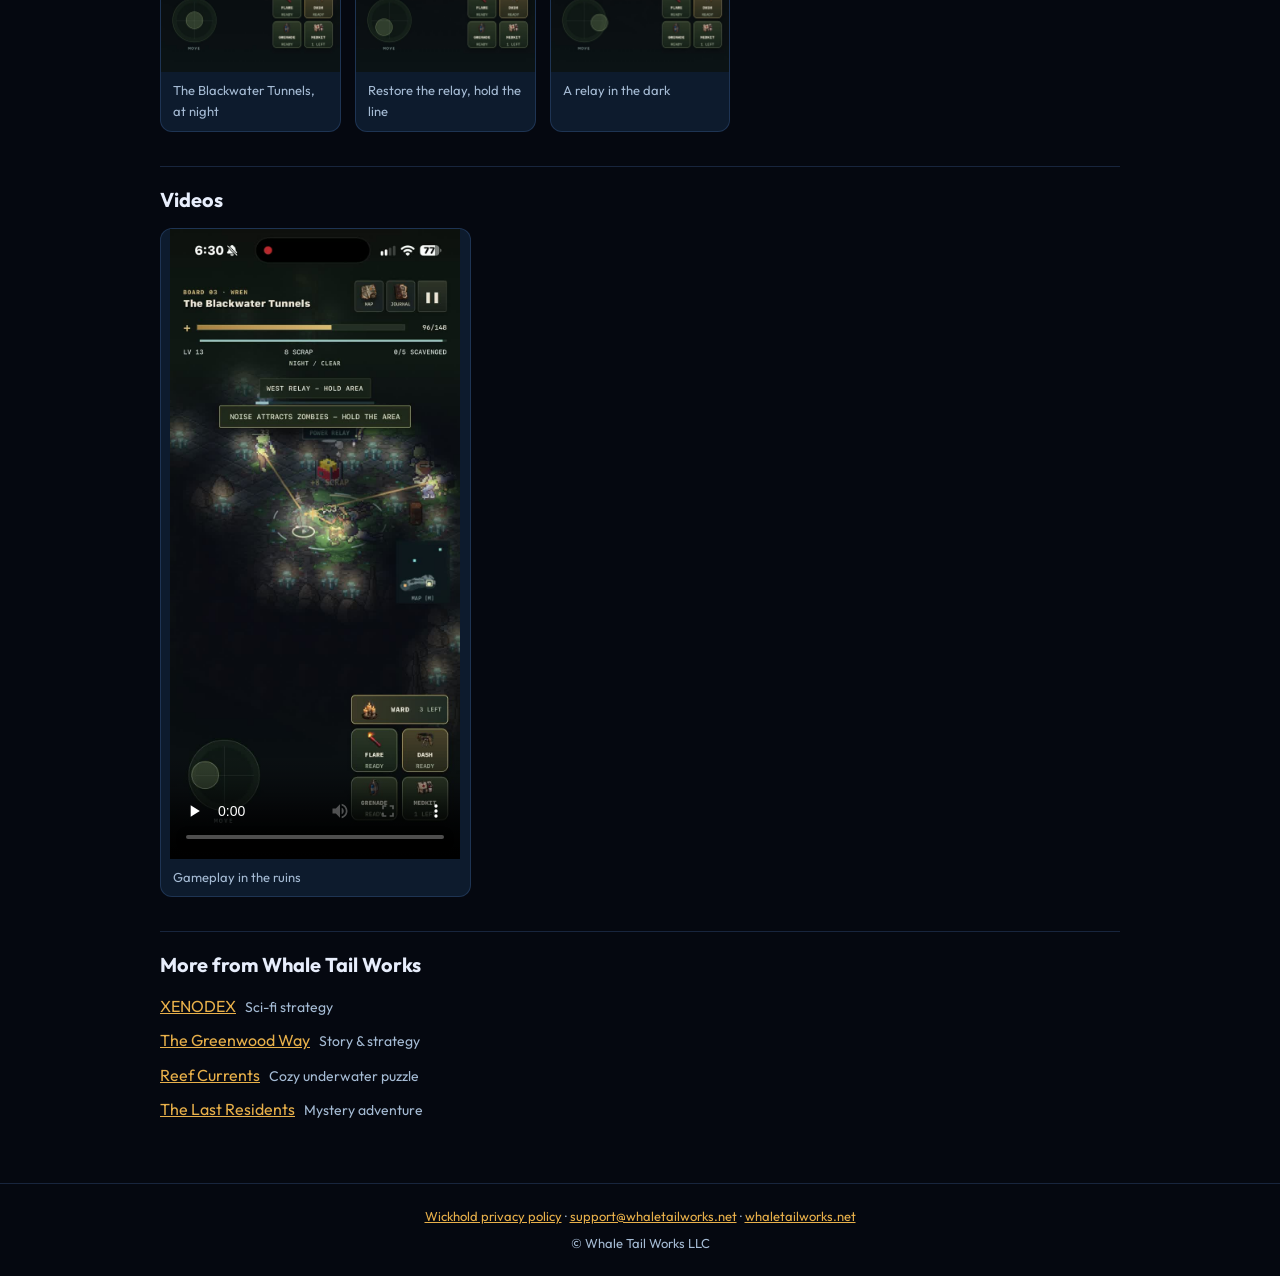
<file: wickhold/index.html>
<!DOCTYPE html>
<!-- GENERATED by tools/build_game_pages.js from media/game-catalog/games-data.js. Do not edit by hand. -->
<html lang="en">
<head>
<meta charset="utf-8">
<meta name="viewport" content="width=device-width, initial-scale=1">
<title>Wickhold - Survival roguelike for Android | Whale Tail Works</title>
<meta name="description" content="Keep the wick burning. Scavenge the ruins, rescue survivors, and reach the next safehouse before the lamps go out. $1.99 on Google Play.">
<link rel="canonical" href="https://whaletailworks.net/wickhold/">
<meta property="og:type" content="website">
<meta property="og:site_name" content="Whale Tail Works LLC">
<meta property="og:url" content="https://whaletailworks.net/wickhold/">
<meta property="og:title" content="Wickhold">
<meta property="og:description" content="Keep the wick burning. Scavenge the ruins, rescue survivors, and reach the next safehouse before the lamps go out. $1.99 on Google Play.">
<meta property="og:image" content="https://whaletailworks.net/media/wickhold/wickhold-feature-1024x500.png">
<meta property="og:image:alt" content="Wickhold — a brass lantern glowing in a dark blue ruin">
<meta name="twitter:card" content="summary_large_image">
<meta name="twitter:site" content="@whaletailworks">
<link rel="icon" type="image/png" href="../favicon.png">
<link rel="stylesheet" href="../media/game-pages.css">
<script type="application/ld+json">
{
  "@context": "https://schema.org",
  "@graph": [
    {
      "@type": [
        "VideoGame",
        "MobileApplication"
      ],
      "@id": "https://whaletailworks.net/wickhold/#game",
      "name": "Wickhold",
      "url": "https://whaletailworks.net/wickhold/",
      "description": "Keep the wick burning. Scavenge the ruins, rescue survivors, and reach the next safehouse before the lamps go out.",
      "genre": "Survival roguelike",
      "image": "https://whaletailworks.net/media/wickhold/wickhold-feature-1024x500.png",
      "applicationCategory": "GameApplication",
      "operatingSystem": "Android",
      "gamePlatform": [
        "Android"
      ],
      "playMode": [
        "SinglePlayer",
        "MultiPlayer",
        "CoOp"
      ],
      "publisher": {
        "@id": "https://whaletailworks.net/#org"
      },
      "author": {
        "@id": "https://whaletailworks.net/#org"
      },
      "offers": [
        {
          "@type": "Offer",
          "price": "1.99",
          "priceCurrency": "USD",
          "availability": "https://schema.org/InStock",
          "url": "https://play.google.com/store/apps/details?id=net.whaletailworks.wickhold",
          "category": "Google Play"
        }
      ],
      "screenshot": [
        "https://whaletailworks.net/media/wickhold/wickhold-iphone-shot-1.jpg",
        "https://whaletailworks.net/media/wickhold/wickhold-iphone-shot-2.jpg",
        "https://whaletailworks.net/media/wickhold/wickhold-iphone-shot-3.jpg"
      ]
    },
    {
      "@type": "WebPage",
      "@id": "https://whaletailworks.net/wickhold/#webpage",
      "url": "https://whaletailworks.net/wickhold/",
      "name": "Wickhold",
      "isPartOf": {
        "@id": "https://whaletailworks.net/#website"
      },
      "about": {
        "@id": "https://whaletailworks.net/wickhold/#game"
      },
      "breadcrumb": {
        "@id": "https://whaletailworks.net/wickhold/#breadcrumb"
      }
    },
    {
      "@type": "BreadcrumbList",
      "@id": "https://whaletailworks.net/wickhold/#breadcrumb",
      "itemListElement": [
        {
          "@type": "ListItem",
          "position": 1,
          "name": "Whale Tail Works",
          "item": "https://whaletailworks.net/"
        },
        {
          "@type": "ListItem",
          "position": 2,
          "name": "Games",
          "item": "https://whaletailworks.net/#games"
        },
        {
          "@type": "ListItem",
          "position": 3,
          "name": "Wickhold",
          "item": "https://whaletailworks.net/wickhold/"
        }
      ]
    }
  ]
}
</script>
</head>
<body style="--accent:#e8b04a">
<header class="top"><a href="../">Whale Tail Works</a><nav><a href="../#games">All games</a><a href="../#studio">Studio</a></nav></header>
<main>
<nav class="crumbs" aria-label="Breadcrumb"><a href="../">Home</a> / <a href="../#games">Games</a> / <span aria-current="page">Wickhold</span></nav>
<section class="hero">
<div class="cover contain"><img src="../media/wickhold/wickhold-feature-1024x500.png" alt="Wickhold — a brass lantern glowing in a dark blue ruin" width="1024" height="500"></div>
<div class="intro">
<p class="genre">Survival roguelike</p>
<h1>Wickhold</h1>
<p class="summary">Keep the wick burning. Scavenge the ruins, rescue survivors, and reach the next safehouse before the lamps go out.</p>
<div class="buttons"><a class="store" href="https://play.google.com/store/apps/details?id=net.whaletailworks.wickhold" rel="noopener">Get it on Google Play <span>$1.99</span></a><span class="soon">iOS: coming soon</span></div>
<p class="note">One-time purchase · No ads. Prices in USD; local store prices may vary.</p>
</div>
</section>
<section><h2>About the game</h2><p>The ruins are dark, the zombies are patient, and the only light left is the one you carry. Wickhold is a portrait survival roguelike: scavenge the district, rescue survivors, and reach the next safehouse before the lamps go out.</p><p>Play alone, or bring up to three friends. Co-op Expedition has two to four survivors sharing one street and one set of supplies. Versus Streets gives equal starts on separate streets, where spending scrap sends hordes at your rivals. Ghost Race starts everyone from the same seed: reach three destinations in twenty minutes and compare routes and times.</p><p>Solo play has six ruined environments, four playable survivors (you start with Mara; the others unlock as you go), a journal of discoveries, and local saves.</p></section>
<section><h2>What you get</h2><ul class="features"><li>Premium: $1.99 once. No ads, no in-app purchases.</li><li>Solo play and saves work offline. Online modes need a connection.</li><li>No account and no sign-up. Your callsign is the only name you choose.</li><li>Co-op, Versus and Ghost Race for two to four players, with invitation codes.</li></ul></section>
<section><h2>Facts</h2><dl class="facts"><dt>Genre</dt><dd>Survival roguelike</dd><dt>Platforms</dt><dd>Android (Google Play); iOS coming soon</dd><dt>Price</dt><dd>$1.99 on Google Play</dd><dt>Purchase</dt><dd>One-time purchase · No ads</dd><dt>Developer</dt><dd>Whale Tail Works LLC, a one-person studio in South Carolina</dd></dl></section>

<section><h2>Screenshots</h2><div class="shots"><figure><img src="../media/wickhold/wickhold-iphone-shot-1.jpg" alt="Wickhold: The Blackwater Tunnels, at night" width="720" height="1564" loading="lazy" decoding="async"><figcaption>The Blackwater Tunnels, at night</figcaption></figure><figure><img src="../media/wickhold/wickhold-iphone-shot-2.jpg" alt="Wickhold: Restore the relay, hold the line" width="720" height="1564" loading="lazy" decoding="async"><figcaption>Restore the relay, hold the line</figcaption></figure><figure><img src="../media/wickhold/wickhold-iphone-shot-3.jpg" alt="Wickhold: A relay in the dark" width="720" height="1564" loading="lazy" decoding="async"><figcaption>A relay in the dark</figcaption></figure></div></section>
<section><h2>Videos</h2><div class="videos"><figure class="video"><video controls preload="none" playsinline poster="../media/wickhold/wickhold-gameplay-iphone-poster.jpg" width="720" height="1564"><source src="../media/wickhold/wickhold-gameplay-iphone-web.mp4" type="video/mp4"></video><figcaption>Gameplay in the ruins</figcaption></figure></div></section>
<section><h2>More from Whale Tail Works</h2><ul class="more"><li><a href="../xenodex/">XENODEX</a> <span>Sci-fi strategy</span></li><li><a href="../greenwood/">The Greenwood Way</a> <span>Story &amp; strategy</span></li><li><a href="../reef-currents/">Reef Currents</a> <span>Cozy underwater puzzle</span></li><li><a href="../last-residents/">The Last Residents</a> <span>Mystery adventure</span></li></ul></section>
</main>
<footer><p><a href="../wickhold-privacy.html">Wickhold privacy policy</a> · <a href="mailto:support@whaletailworks.net">support@whaletailworks.net</a> · <a href="../">whaletailworks.net</a></p><p>© Whale Tail Works LLC</p></footer>
</body>
</html>
</file>
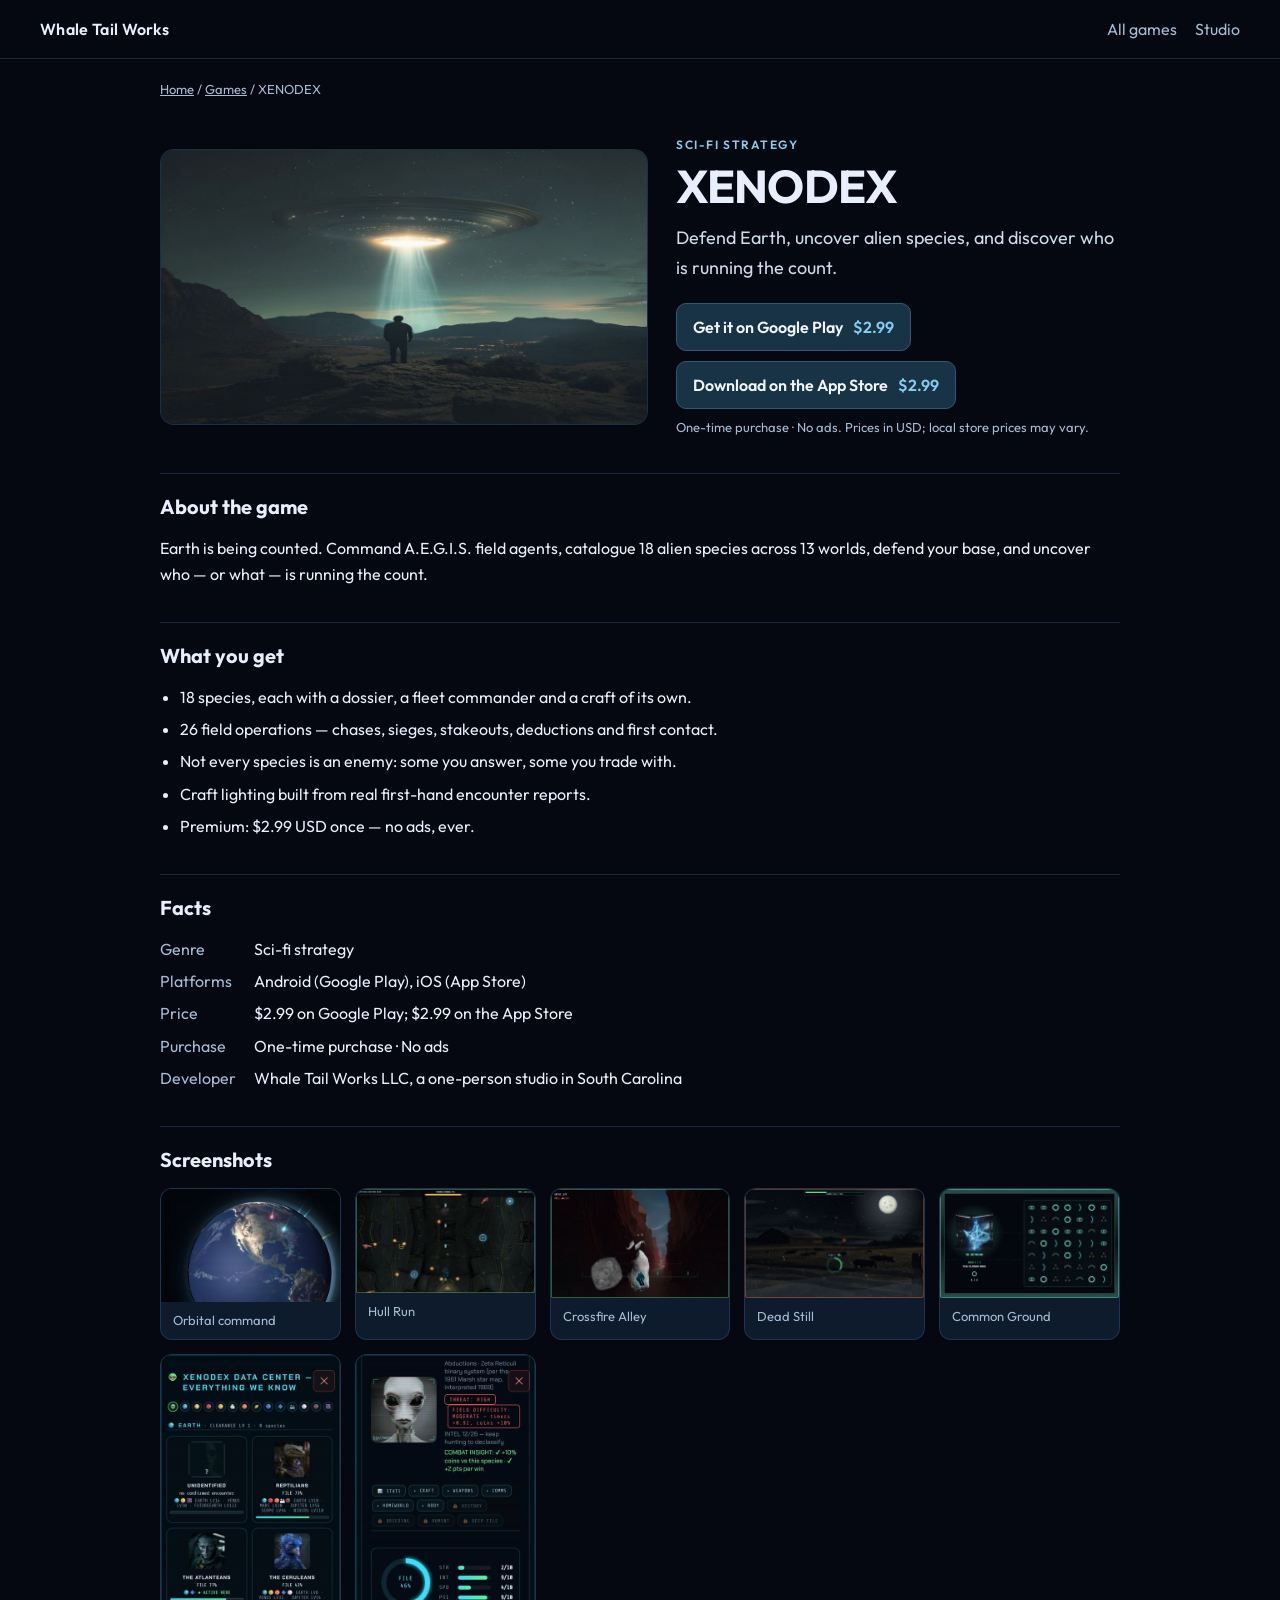
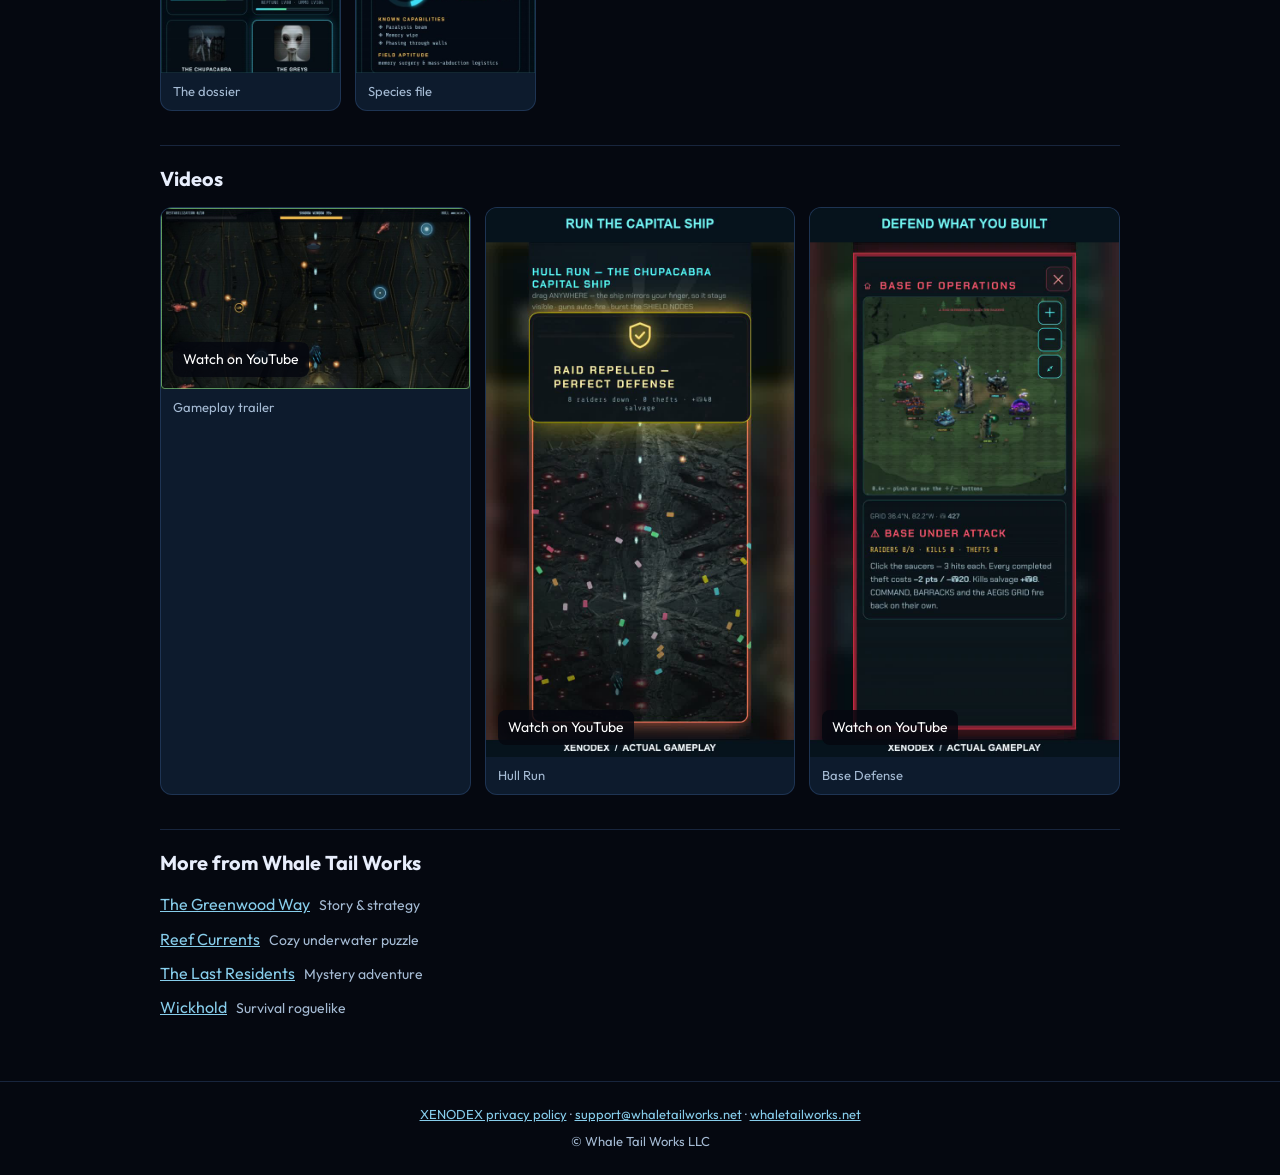
<file: xenodex/index.html>
<!DOCTYPE html>
<!-- GENERATED by tools/build_game_pages.js from media/game-catalog/games-data.js. Do not edit by hand. -->
<html lang="en">
<head>
<meta charset="utf-8">
<meta name="viewport" content="width=device-width, initial-scale=1">
<title>XENODEX - Sci-fi strategy for Android and iOS | Whale Tail Works</title>
<meta name="description" content="Defend Earth, uncover alien species, and discover who is running the count. Sci-fi strategy for Android and iOS. $2.99 on Google Play and the App Store.">
<link rel="canonical" href="https://whaletailworks.net/xenodex/">
<meta property="og:type" content="website">
<meta property="og:site_name" content="Whale Tail Works LLC">
<meta property="og:url" content="https://whaletailworks.net/xenodex/">
<meta property="og:title" content="XENODEX">
<meta property="og:description" content="Defend Earth, uncover alien species, and discover who is running the count. Sci-fi strategy for Android and iOS. $2.99 on Google Play and the App Store.">
<meta property="og:image" content="https://whaletailworks.net/img/xeno_hero.jpg">
<meta property="og:image:alt" content="XENODEX — a lone observer beneath an alien craft">
<meta name="twitter:card" content="summary_large_image">
<meta name="twitter:site" content="@whaletailworks">
<link rel="icon" type="image/png" href="../favicon.png">
<link rel="stylesheet" href="../media/game-pages.css">
<script type="application/ld+json">
{
  "@context": "https://schema.org",
  "@graph": [
    {
      "@type": [
        "VideoGame",
        "MobileApplication"
      ],
      "@id": "https://whaletailworks.net/xenodex/#game",
      "name": "XENODEX",
      "url": "https://whaletailworks.net/xenodex/",
      "description": "Defend Earth, uncover alien species, and discover who is running the count.",
      "genre": "Sci-fi strategy",
      "image": "https://whaletailworks.net/img/xeno_hero.jpg",
      "applicationCategory": "GameApplication",
      "operatingSystem": "Android, iOS",
      "gamePlatform": [
        "Android",
        "iOS"
      ],
      "playMode": "SinglePlayer",
      "publisher": {
        "@id": "https://whaletailworks.net/#org"
      },
      "author": {
        "@id": "https://whaletailworks.net/#org"
      },
      "offers": [
        {
          "@type": "Offer",
          "price": "2.99",
          "priceCurrency": "USD",
          "availability": "https://schema.org/InStock",
          "url": "https://play.google.com/store/apps/details?id=net.whaletailworks.xenodex",
          "category": "Google Play"
        },
        {
          "@type": "Offer",
          "price": "2.99",
          "priceCurrency": "USD",
          "availability": "https://schema.org/InStock",
          "url": "https://apps.apple.com/us/app/xenodex/id6824190743",
          "category": "App Store"
        }
      ],
      "screenshot": [
        "https://whaletailworks.net/img/xeno_shot_globe.jpg",
        "https://whaletailworks.net/img/xeno_shot_hull.jpg",
        "https://whaletailworks.net/img/xeno_shot_trench.jpg",
        "https://whaletailworks.net/img/xeno_shot_stalker.jpg",
        "https://whaletailworks.net/img/xeno_shot_lattice.jpg",
        "https://whaletailworks.net/img/xeno_shot_dex.jpg",
        "https://whaletailworks.net/img/xeno_shot_file.jpg"
      ],
      "trailer": {
        "@type": "VideoObject",
        "name": "XENODEX - Gameplay trailer",
        "embedUrl": "https://www.youtube-nocookie.com/embed/CyElBPor1bs",
        "url": "https://www.youtube.com/watch?v=CyElBPor1bs",
        "thumbnailUrl": "https://whaletailworks.net/img/xeno_shot_hull.jpg"
      }
    },
    {
      "@type": "WebPage",
      "@id": "https://whaletailworks.net/xenodex/#webpage",
      "url": "https://whaletailworks.net/xenodex/",
      "name": "XENODEX",
      "isPartOf": {
        "@id": "https://whaletailworks.net/#website"
      },
      "about": {
        "@id": "https://whaletailworks.net/xenodex/#game"
      },
      "breadcrumb": {
        "@id": "https://whaletailworks.net/xenodex/#breadcrumb"
      }
    },
    {
      "@type": "BreadcrumbList",
      "@id": "https://whaletailworks.net/xenodex/#breadcrumb",
      "itemListElement": [
        {
          "@type": "ListItem",
          "position": 1,
          "name": "Whale Tail Works",
          "item": "https://whaletailworks.net/"
        },
        {
          "@type": "ListItem",
          "position": 2,
          "name": "Games",
          "item": "https://whaletailworks.net/#games"
        },
        {
          "@type": "ListItem",
          "position": 3,
          "name": "XENODEX",
          "item": "https://whaletailworks.net/xenodex/"
        }
      ]
    }
  ]
}
</script>
</head>
<body style="--accent:#87cdeb">
<header class="top"><a href="../">Whale Tail Works</a><nav><a href="../#games">All games</a><a href="../#studio">Studio</a></nav></header>
<main>
<nav class="crumbs" aria-label="Breadcrumb"><a href="../">Home</a> / <a href="../#games">Games</a> / <span aria-current="page">XENODEX</span></nav>
<section class="hero">
<div class="cover"><img src="../img/xeno_hero.jpg" alt="XENODEX — a lone observer beneath an alien craft" width="1024" height="576"></div>
<div class="intro">
<p class="genre">Sci-fi strategy</p>
<h1>XENODEX</h1>
<p class="summary">Defend Earth, uncover alien species, and discover who is running the count.</p>
<div class="buttons"><a class="store" href="https://play.google.com/store/apps/details?id=net.whaletailworks.xenodex" rel="noopener">Get it on Google Play <span>$2.99</span></a><a class="store" href="https://apps.apple.com/us/app/xenodex/id6824190743" rel="noopener">Download on the App Store <span>$2.99</span></a></div>
<p class="note">One-time purchase · No ads. Prices in USD; local store prices may vary.</p>
</div>
</section>
<section><h2>About the game</h2><p>Earth is being counted. Command A.E.G.I.S. field agents, catalogue 18 alien species across 13 worlds, defend your base, and uncover who — or what — is running the count.</p></section>
<section><h2>What you get</h2><ul class="features"><li>18 species, each with a dossier, a fleet commander and a craft of its own.</li><li>26 field operations — chases, sieges, stakeouts, deductions and first contact.</li><li>Not every species is an enemy: some you answer, some you trade with.</li><li>Craft lighting built from real first-hand encounter reports.</li><li>Premium: $2.99 USD once — no ads, ever.</li></ul></section>
<section><h2>Facts</h2><dl class="facts"><dt>Genre</dt><dd>Sci-fi strategy</dd><dt>Platforms</dt><dd>Android (Google Play), iOS (App Store)</dd><dt>Price</dt><dd>$2.99 on Google Play; $2.99 on the App Store</dd><dt>Purchase</dt><dd>One-time purchase · No ads</dd><dt>Developer</dt><dd>Whale Tail Works LLC, a one-person studio in South Carolina</dd></dl></section>

<section><h2>Screenshots</h2><div class="shots"><figure><img src="../img/xeno_shot_globe.jpg" alt="XENODEX: Orbital command" width="900" height="569" loading="lazy" decoding="async"><figcaption>Orbital command</figcaption></figure><figure><img src="../img/xeno_shot_hull.jpg" alt="XENODEX: Hull Run" width="720" height="422" loading="lazy" decoding="async"><figcaption>Hull Run</figcaption></figure><figure><img src="../img/xeno_shot_trench.jpg" alt="XENODEX: Crossfire Alley" width="720" height="440" loading="lazy" decoding="async"><figcaption>Crossfire Alley</figcaption></figure><figure><img src="../img/xeno_shot_stalker.jpg" alt="XENODEX: Dead Still" width="720" height="440" loading="lazy" decoding="async"><figcaption>Dead Still</figcaption></figure><figure><img src="../img/xeno_shot_lattice.jpg" alt="XENODEX: Common Ground" width="720" height="440" loading="lazy" decoding="async"><figcaption>Common Ground</figcaption></figure><figure><img src="../img/xeno_shot_dex.jpg" alt="XENODEX: The dossier" width="430" height="764" loading="lazy" decoding="async"><figcaption>The dossier</figcaption></figure><figure><img src="../img/xeno_shot_file.jpg" alt="XENODEX: Species file" width="430" height="764" loading="lazy" decoding="async"><figcaption>Species file</figcaption></figure></div></section>
<section><h2>Videos</h2><div class="videos"><figure class="video"><a href="https://www.youtube.com/watch?v=CyElBPor1bs" rel="noopener"><img src="../img/xeno_shot_hull.jpg" alt="XENODEX - Gameplay trailer" width="720" height="422" loading="lazy" decoding="async"><span class="play">Watch on YouTube</span></a><figcaption>Gameplay trailer</figcaption></figure><figure class="video"><a href="https://www.youtube.com/watch?v=8JpWppoVjAU" rel="noopener"><img src="../media/game-catalog/xenodex-hull-run-short.jpg" alt="XENODEX - Hull Run" width="720" height="1280" loading="lazy" decoding="async"><span class="play">Watch on YouTube</span></a><figcaption>Hull Run</figcaption></figure><figure class="video"><a href="https://www.youtube.com/watch?v=aYksZG8_XV4" rel="noopener"><img src="../media/game-catalog/xenodex-base-defense-short.jpg" alt="XENODEX - Base Defense" width="720" height="1280" loading="lazy" decoding="async"><span class="play">Watch on YouTube</span></a><figcaption>Base Defense</figcaption></figure></div></section>
<section><h2>More from Whale Tail Works</h2><ul class="more"><li><a href="../greenwood/">The Greenwood Way</a> <span>Story &amp; strategy</span></li><li><a href="../reef-currents/">Reef Currents</a> <span>Cozy underwater puzzle</span></li><li><a href="../last-residents/">The Last Residents</a> <span>Mystery adventure</span></li><li><a href="../wickhold/">Wickhold</a> <span>Survival roguelike</span></li></ul></section>
</main>
<footer><p><a href="../xenodex/privacy.html">XENODEX privacy policy</a> · <a href="mailto:support@whaletailworks.net">support@whaletailworks.net</a> · <a href="../">whaletailworks.net</a></p><p>© Whale Tail Works LLC</p></footer>
</body>
</html>
</file>
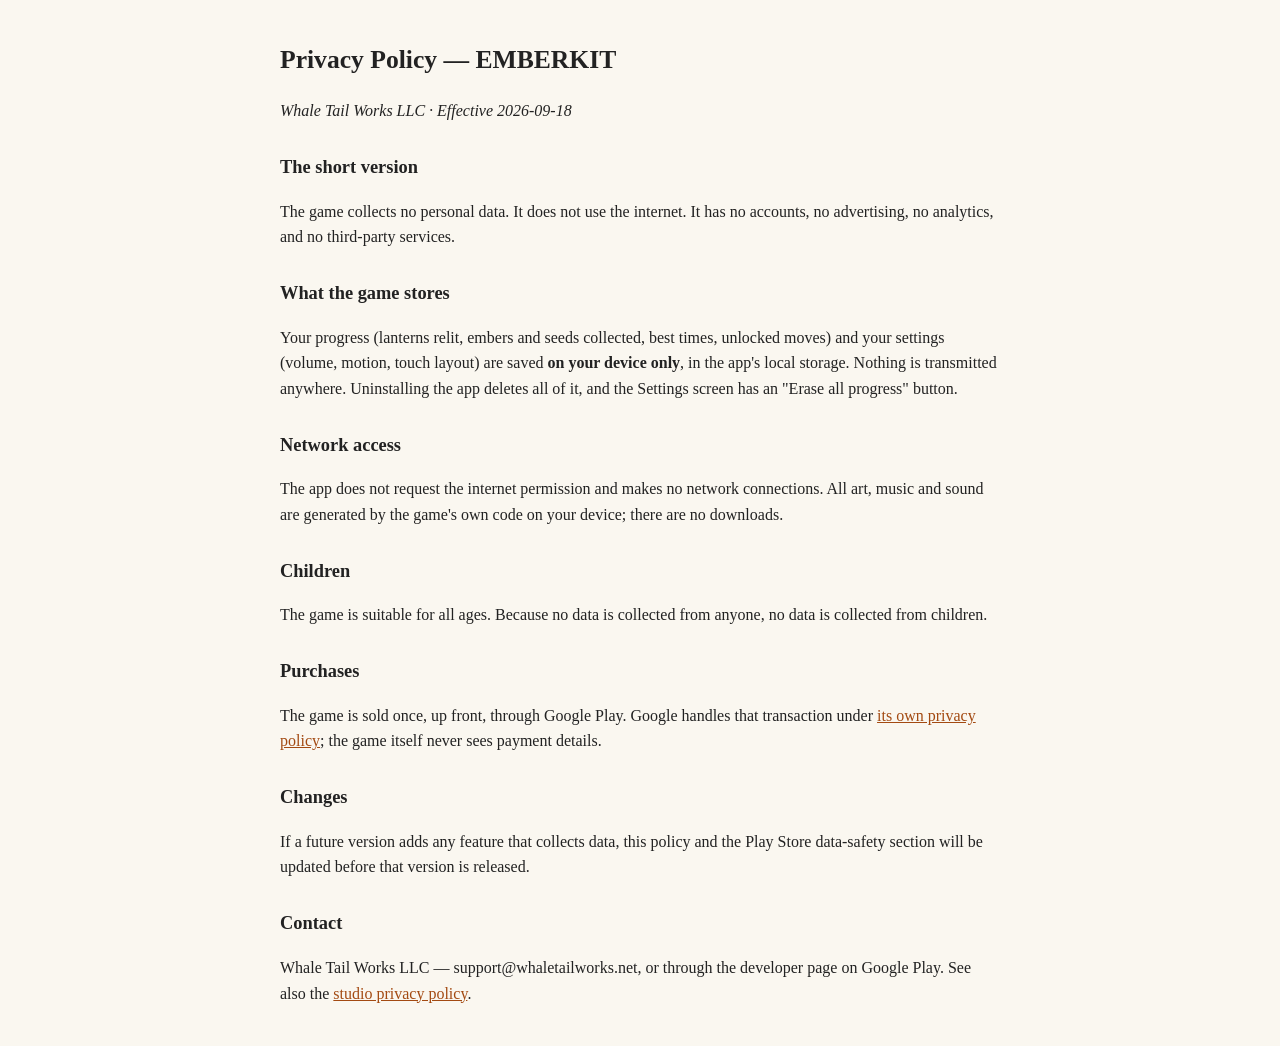
<file: emberkit-privacy.html>
<!doctype html>
<html lang="en">
<head>
<meta charset="utf-8">
<meta name="viewport" content="width=device-width,initial-scale=1">
<title>Privacy Policy — EMBERKIT</title>
<link rel="canonical" href="https://whaletailworks.net/emberkit-privacy.html">
<meta name="description" content="EMBERKIT privacy policy: the game collects no personal data and makes no network connections.">
<style>
body{font:16px/1.6 Georgia,serif;max-width:720px;margin:40px auto;padding:0 20px;color:#222;background:#faf7f0}
h1{font-size:1.6rem}h2{font-size:1.15rem;margin-top:1.6em}
a{color:#a34a12}
</style>
</head>
<body>
<h1>Privacy Policy — EMBERKIT</h1>
<p><em>Whale Tail Works LLC · Effective 2026-09-18</em></p>

<h2>The short version</h2>
<p>The game collects no personal data. It does not use the internet. It has no accounts, no advertising, no analytics, and no third-party services.</p>

<h2>What the game stores</h2>
<p>Your progress (lanterns relit, embers and seeds collected, best times, unlocked moves) and your settings (volume, motion, touch layout) are saved <strong>on your device only</strong>, in the app's local storage. Nothing is transmitted anywhere. Uninstalling the app deletes all of it, and the Settings screen has an "Erase all progress" button.</p>

<h2>Network access</h2>
<p>The app does not request the internet permission and makes no network connections. All art, music and sound are generated by the game's own code on your device; there are no downloads.</p>

<h2>Children</h2>
<p>The game is suitable for all ages. Because no data is collected from anyone, no data is collected from children.</p>

<h2>Purchases</h2>
<p>The game is sold once, up front, through Google Play. Google handles that transaction under <a href="https://policies.google.com/privacy">its own privacy policy</a>; the game itself never sees payment details.</p>

<h2>Changes</h2>
<p>If a future version adds any feature that collects data, this policy and the Play Store data-safety section will be updated before that version is released.</p>

<h2>Contact</h2>
<p>Whale Tail Works LLC — support@whaletailworks.net, or through the developer page on Google Play. See also the <a href="privacy.html">studio privacy policy</a>.</p>
</body>
</html>
</file>
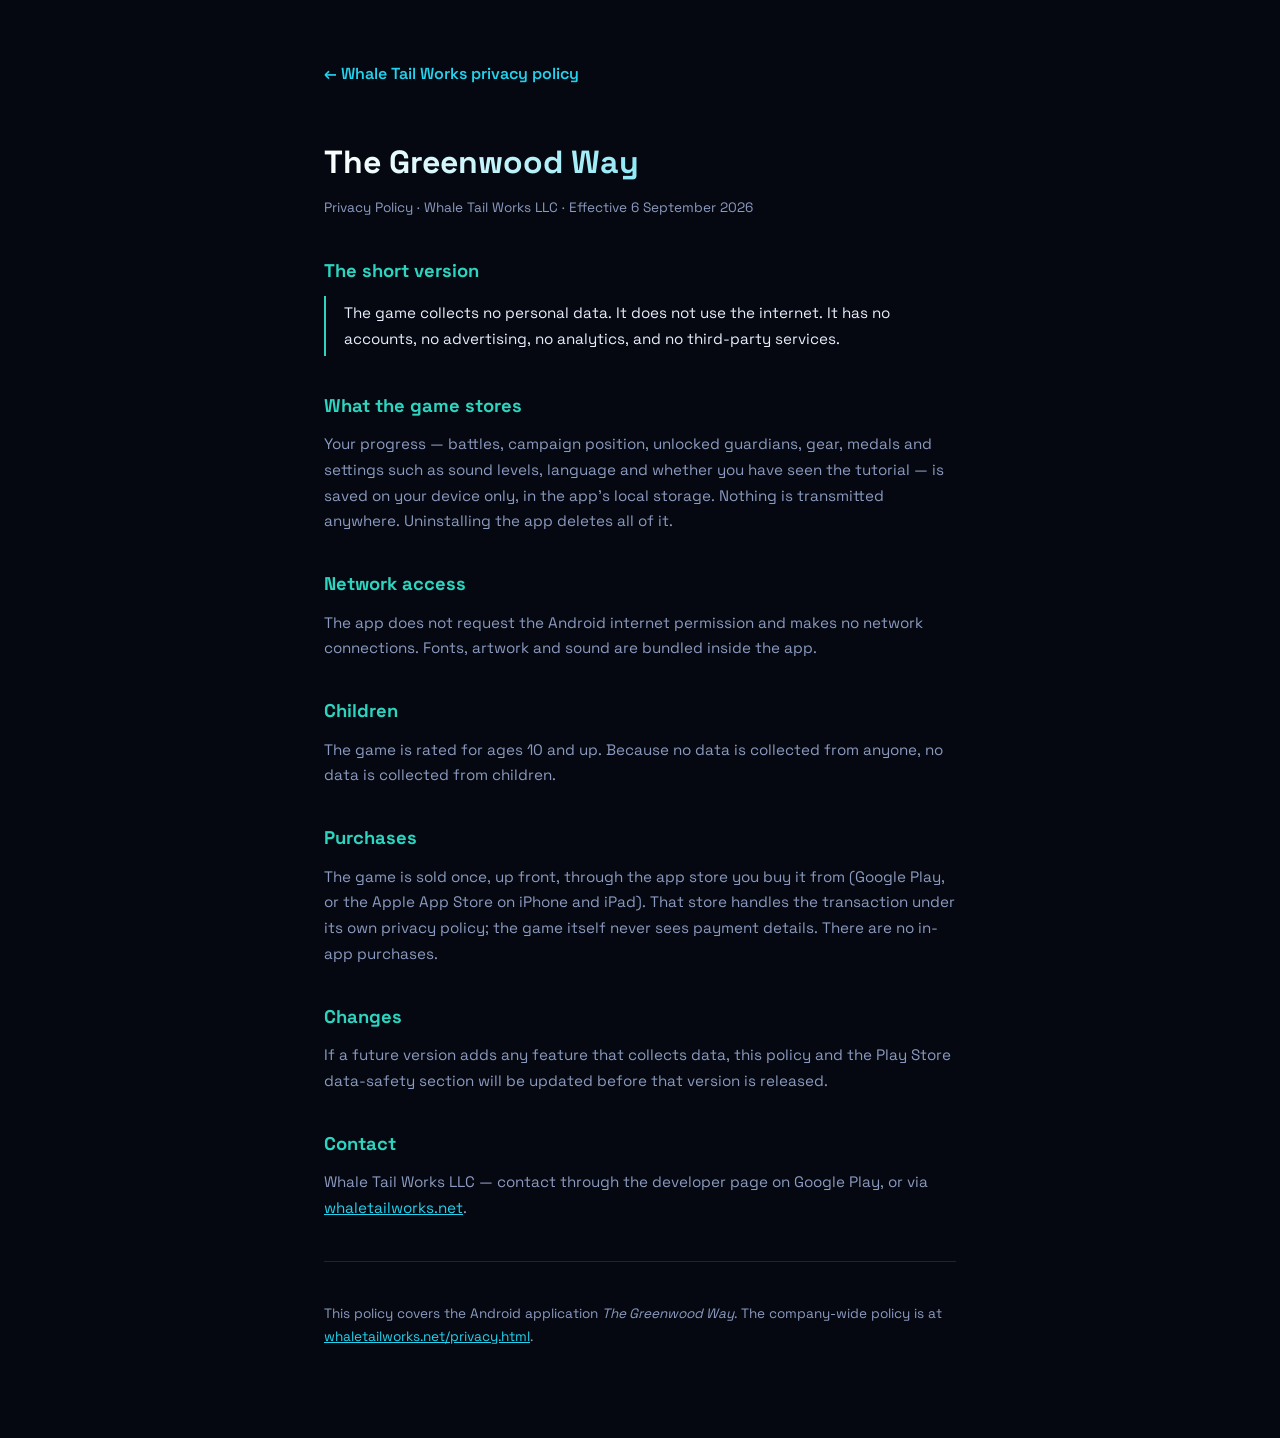
<file: greenwood-privacy.html>
<!DOCTYPE html>
<html lang="en">
<head>
<meta charset="utf-8">
<meta name="viewport" content="width=device-width, initial-scale=1">
<title>Privacy Policy — The Greenwood Way</title>
<link rel="canonical" href="https://whaletailworks.net/greenwood-privacy.html">
<meta name="description" content="Privacy policy for The Greenwood Way. The game collects no personal data and makes no network connections.">
<link rel="icon" type="image/png" href="favicon.png">
<link href="https://fonts.googleapis.com/css2?family=Space+Grotesk:wght@400;600;700&display=swap" rel="stylesheet">
<style>
:root{--bg:#050810;--text:#e8eefc;--muted:#8b9ac0;--cyan:#22d3ee;--teal:#2dd4bf;--line:rgba(90,140,220,.22)}
*{box-sizing:border-box;margin:0;padding:0}
body{background:var(--bg);color:var(--text);font-family:'Space Grotesk',system-ui,sans-serif;line-height:1.7}
main{max-width:760px;margin:0 auto;padding:60px 5vw 90px}
a{color:var(--cyan)}
h1{font-size:2rem;margin:18px 0 6px;background:linear-gradient(90deg,#fff,var(--cyan));-webkit-background-clip:text;background-clip:text;color:transparent}
.date{color:var(--muted);font-size:.85rem;margin-bottom:36px}
h2{font-size:1.15rem;margin:34px 0 10px;color:var(--teal)}
p,li{color:var(--muted);font-size:.95rem}
ul{padding-left:22px;margin:8px 0}
.back{display:inline-block;margin-bottom:30px;color:var(--cyan);text-decoration:none;font-weight:600}
hr{border:0;border-top:1px solid var(--line);margin:40px 0}
.short{border-left:2px solid var(--teal);padding:4px 0 4px 18px;margin:8px 0 4px}
.short p{color:var(--text)}
</style>
</head>
<body>
<main>
<a class="back" href="privacy.html">← Whale Tail Works privacy policy</a>
<h1>The Greenwood Way</h1>
<div class="date">Privacy Policy · Whale Tail Works LLC · Effective 6 September 2026</div>

<h2>The short version</h2>
<div class="short">
<p>The game collects no personal data. It does not use the internet. It has no accounts,
no advertising, no analytics, and no third-party services.</p>
</div>

<h2>What the game stores</h2>
<p>Your progress — battles, campaign position, unlocked guardians, gear, medals and settings such as
sound levels, language and whether you have seen the tutorial — is saved on your device only, in the
app's local storage. Nothing is transmitted anywhere. Uninstalling the app deletes all of it.</p>

<h2>Network access</h2>
<p>The app does not request the Android internet permission and makes no network connections. Fonts,
artwork and sound are bundled inside the app.</p>

<h2>Children</h2>
<p>The game is rated for ages 10 and up. Because no data is collected from anyone, no data is
collected from children.</p>

<h2>Purchases</h2>
<p>The game is sold once, up front, through the app store you buy it from (Google Play, or the Apple App Store on iPhone and iPad). That store handles the transaction under its
own privacy policy; the game itself never sees payment details. There are no in-app purchases.</p>

<h2>Changes</h2>
<p>If a future version adds any feature that collects data, this policy and the Play Store
data-safety section will be updated before that version is released.</p>

<h2>Contact</h2>
<p>Whale Tail Works LLC — contact through the developer page on Google Play, or via
<a href="index.html">whaletailworks.net</a>.</p>

<hr>
<p style="font-size:.85rem">This policy covers the Android application <em>The Greenwood Way</em>. The company-wide policy is at <a href="privacy.html">whaletailworks.net/privacy.html</a>.</p>
</main>
</body>
</html>
</file>
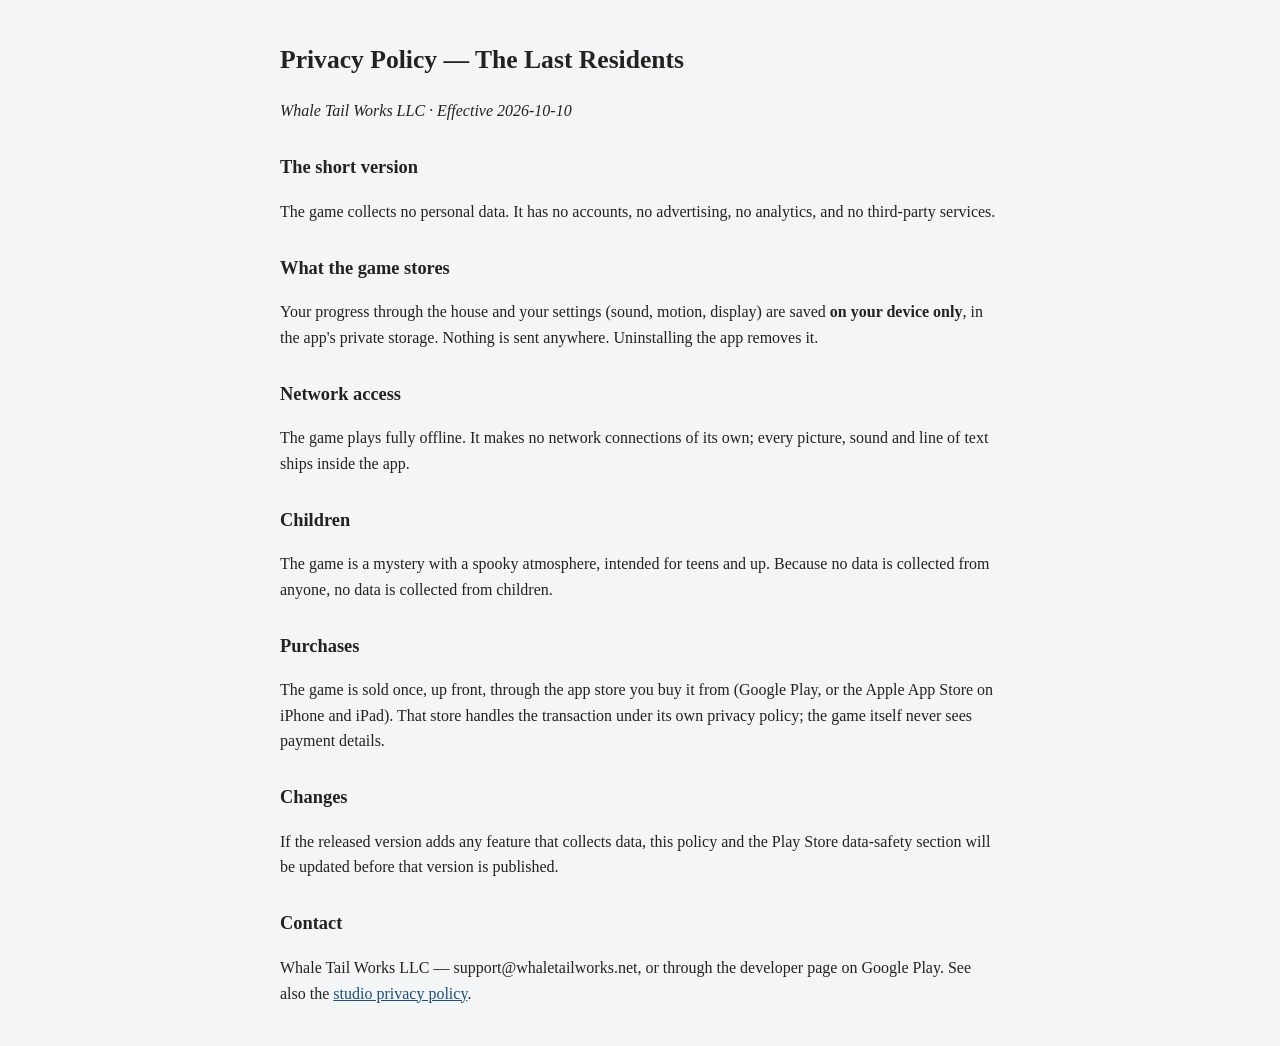
<file: last-residents-privacy.html>
<!doctype html>
<html lang="en">
<head>
<meta charset="utf-8">
<meta name="viewport" content="width=device-width,initial-scale=1">
<title>Privacy Policy — The Last Residents</title>
<link rel="canonical" href="https://whaletailworks.net/last-residents-privacy.html">
<meta name="description" content="The Last Residents privacy policy: the game collects no personal data and plays fully offline.">
<style>
body{font:16px/1.6 Georgia,serif;max-width:720px;margin:40px auto;padding:0 20px;color:#222;background:#f4f5f7}
h1{font-size:1.6rem}h2{font-size:1.15rem;margin-top:1.6em}
a{color:#1f4e79}
</style>
</head>
<body>
<h1>Privacy Policy — The Last Residents</h1>
<p><em>Whale Tail Works LLC · Effective 2026-10-10</em></p>

<h2>The short version</h2>
<p>The game collects no personal data. It has no accounts, no advertising, no analytics, and no third-party services.</p>

<h2>What the game stores</h2>
<p>Your progress through the house and your settings (sound, motion, display) are saved <strong>on your device only</strong>, in the app's private storage. Nothing is sent anywhere. Uninstalling the app removes it.</p>

<h2>Network access</h2>
<p>The game plays fully offline. It makes no network connections of its own; every picture, sound and line of text ships inside the app.</p>

<h2>Children</h2>
<p>The game is a mystery with a spooky atmosphere, intended for teens and up. Because no data is collected from anyone, no data is collected from children.</p>

<h2>Purchases</h2>
<p>The game is sold once, up front, through the app store you buy it from (Google Play, or the Apple App Store on iPhone and iPad). That store handles the transaction under its own privacy policy; the game itself never sees payment details.</p>

<h2>Changes</h2>
<p>If the released version adds any feature that collects data, this policy and the Play Store data-safety section will be updated before that version is published.</p>

<h2>Contact</h2>
<p>Whale Tail Works LLC — support@whaletailworks.net, or through the developer page on Google Play. See also the <a href="privacy.html">studio privacy policy</a>.</p>
</body>
</html>
</file>
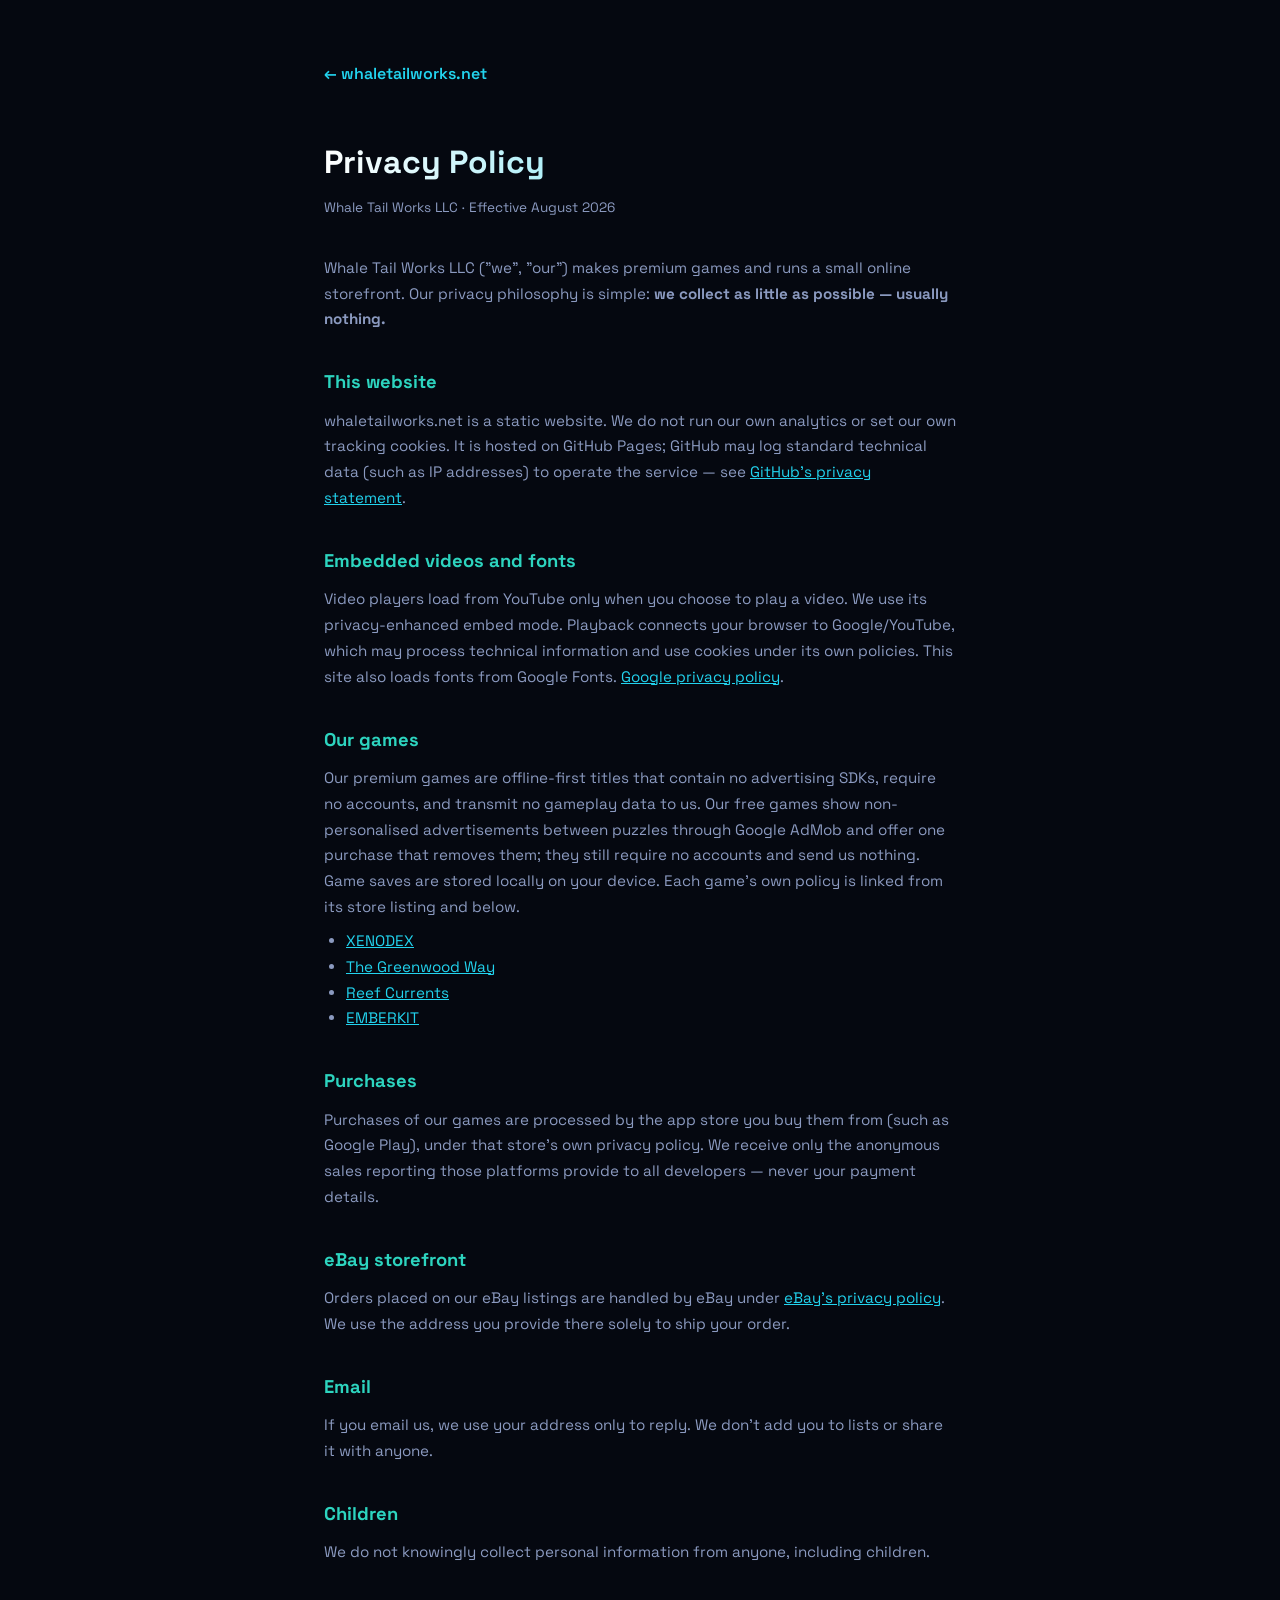
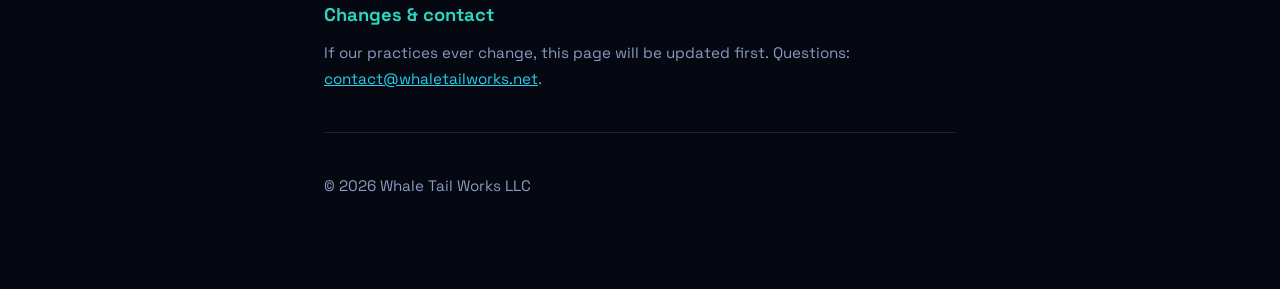
<file: privacy.html>
<!DOCTYPE html>
<html lang="en">
<head>
<meta charset="utf-8">
<meta name="viewport" content="width=device-width, initial-scale=1">
<title>Privacy Policy — Whale Tail Works</title>
<link rel="canonical" href="https://whaletailworks.net/privacy.html">
<meta name="description" content="How the Whale Tail Works website handles your data: what loads, what is stored, and how to contact us.">
<link rel="icon" type="image/png" href="favicon.png">
<link href="https://fonts.googleapis.com/css2?family=Space+Grotesk:wght@400;600;700&display=swap" rel="stylesheet">
<style>
:root{--bg:#050810;--text:#e8eefc;--muted:#8b9ac0;--cyan:#22d3ee;--teal:#2dd4bf;--line:rgba(90,140,220,.22)}
*{box-sizing:border-box;margin:0;padding:0}
body{background:var(--bg);color:var(--text);font-family:'Space Grotesk',system-ui,sans-serif;line-height:1.7}
main{max-width:760px;margin:0 auto;padding:60px 5vw 90px}
a{color:var(--cyan)}
h1{font-size:2rem;margin:18px 0 6px;background:linear-gradient(90deg,#fff,var(--cyan));-webkit-background-clip:text;background-clip:text;color:transparent}
.date{color:var(--muted);font-size:.85rem;margin-bottom:36px}
h2{font-size:1.15rem;margin:34px 0 10px;color:var(--teal)}
p,li{color:var(--muted);font-size:.95rem}
ul{padding-left:22px;margin:8px 0}
.back{display:inline-block;margin-bottom:30px;color:var(--cyan);text-decoration:none;font-weight:600}
hr{border:0;border-top:1px solid var(--line);margin:40px 0}
</style>
</head>
<body>
<main>
<a class="back" href="index.html">← whaletailworks.net</a>
<h1>Privacy Policy</h1>
<div class="date">Whale Tail Works LLC · Effective August 2026</div>

<p>Whale Tail Works LLC ("we", "our") makes premium games and runs a small online storefront.
Our privacy philosophy is simple: <b>we collect as little as possible — usually nothing.</b></p>

<h2>This website</h2>
<p>whaletailworks.net is a static website. We do not run our own analytics or set our own tracking cookies.
It is hosted on GitHub Pages; GitHub may log standard technical data (such as IP addresses)
to operate the service — see
<a href="https://docs.github.com/en/site-policy/privacy-policies/github-general-privacy-statement" rel="noopener">GitHub's privacy statement</a>.</p>

<h2>Embedded videos and fonts</h2><p>Video players load from YouTube only when you choose to play a video. We use its privacy-enhanced embed mode. Playback connects your browser to Google/YouTube, which may process technical information and use cookies under its own policies. This site also loads fonts from Google Fonts. <a href="https://policies.google.com/privacy">Google privacy policy</a>.</p>
<h2>Our games</h2>
<p>Our premium games are offline-first titles that contain no advertising SDKs, require no accounts, and
transmit no gameplay data to us. Our free games show non-personalised advertisements between puzzles through
Google AdMob and offer one purchase that removes them; they still require no accounts and send us nothing.
Game saves are stored locally on your device. Each game's own policy is linked from its store listing and below.</p>
<ul>
<li><a href="xenodex/privacy.html">XENODEX</a></li>
<li><a href="greenwood-privacy.html">The Greenwood Way</a></li>
<li><a href="reef-currents-privacy.html">Reef Currents</a></li>
<li><a href="emberkit-privacy.html">EMBERKIT</a></li>
</ul>

<h2>Purchases</h2>
<p>Purchases of our games are processed by the app store you buy them from (such as Google Play),
under that store's own privacy policy. We receive only the anonymous sales reporting those platforms
provide to all developers — never your payment details.</p>

<h2>eBay storefront</h2>
<p>Orders placed on our eBay listings are handled by eBay under
<a href="https://www.ebay.com/help/policies/member-behaviour-policies/user-privacy-notice-privacy-policy" rel="noopener">eBay's privacy policy</a>.
We use the address you provide there solely to ship your order.</p>

<h2>Email</h2>
<p>If you email us, we use your address only to reply. We don't add you to lists or share it with anyone.</p>

<h2>Children</h2>
<p>We do not knowingly collect personal information from anyone, including children.</p>

<h2>Changes & contact</h2>
<p>If our practices ever change, this page will be updated first. Questions:
<a href="mailto:contact@whaletailworks.net">contact@whaletailworks.net</a>.</p>

<hr>
<p>© 2026 Whale Tail Works LLC</p>
</main>
</body>
</html>
</file>
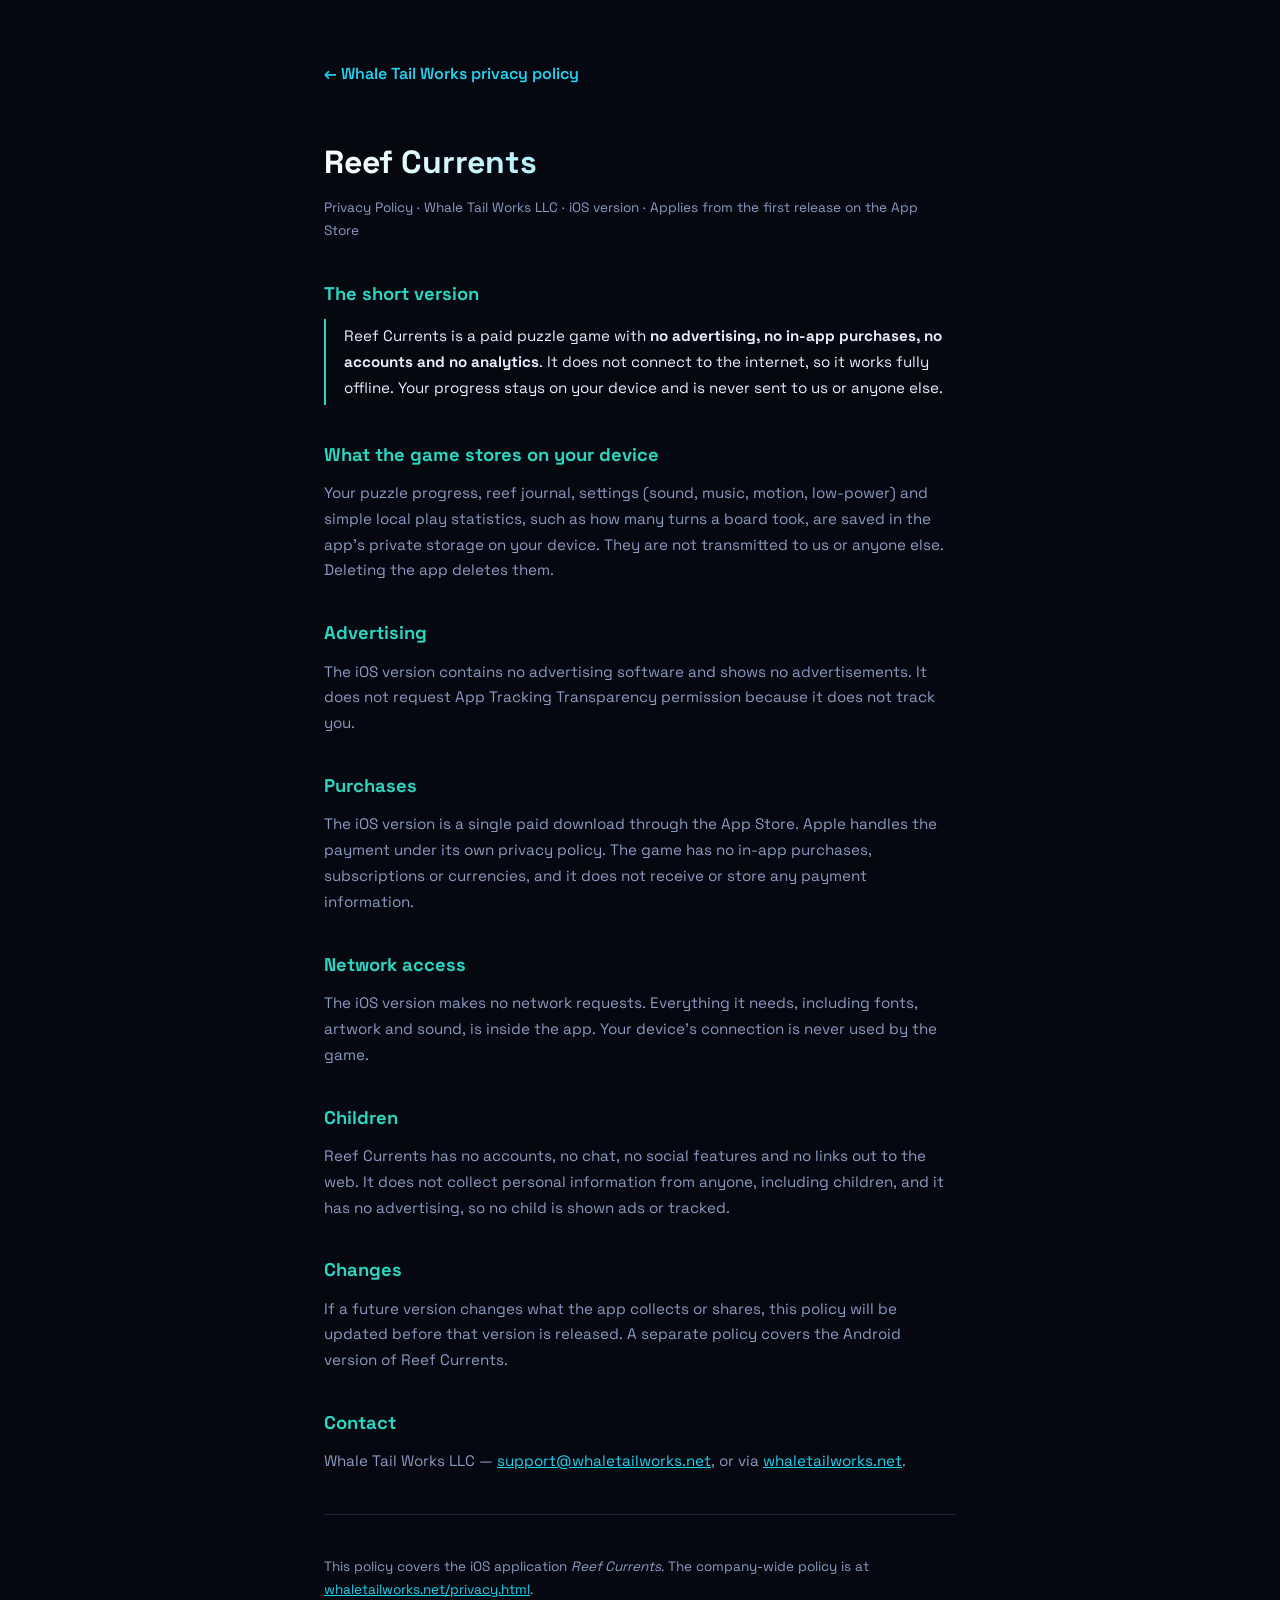
<file: reef-currents-ios-privacy.html>
<!DOCTYPE html>
<html lang="en">
<head>
<meta charset="utf-8">
<meta name="viewport" content="width=device-width, initial-scale=1">
<title>Privacy Policy — Reef Currents (iOS)</title>
<link rel="canonical" href="https://whaletailworks.net/reef-currents-ios-privacy.html">
<meta name="description" content="Privacy policy for Reef Currents on the App Store. A paid puzzle game with no ads, no purchases, no accounts, no analytics and no internet connection.">
<link rel="icon" type="image/png" href="favicon.png">
<link href="https://fonts.googleapis.com/css2?family=Space+Grotesk:wght@400;600;700&display=swap" rel="stylesheet">
<style>
:root{--bg:#050810;--text:#e8eefc;--muted:#8b9ac0;--cyan:#22d3ee;--teal:#2dd4bf;--line:rgba(90,140,220,.22)}
*{box-sizing:border-box;margin:0;padding:0}
body{background:var(--bg);color:var(--text);font-family:'Space Grotesk',system-ui,sans-serif;line-height:1.7}
main{max-width:760px;margin:0 auto;padding:60px 5vw 90px}
a{color:var(--cyan)}
h1{font-size:2rem;margin:18px 0 6px;background:linear-gradient(90deg,#fff,var(--cyan));-webkit-background-clip:text;background-clip:text;color:transparent}
.date{color:var(--muted);font-size:.85rem;margin-bottom:36px}
h2{font-size:1.15rem;margin:34px 0 10px;color:var(--teal)}
p,li{color:var(--muted);font-size:.95rem}
ul{padding-left:22px;margin:8px 0}
.back{display:inline-block;margin-bottom:30px;color:var(--cyan);text-decoration:none;font-weight:600}
hr{border:0;border-top:1px solid var(--line);margin:40px 0}
.short{border-left:2px solid var(--teal);padding:4px 0 4px 18px;margin:8px 0 4px}
.short p{color:var(--text)}
</style>
</head>
<body>
<main>
<a class="back" href="privacy.html">← Whale Tail Works privacy policy</a>
<h1>Reef Currents</h1>
<div class="date">Privacy Policy · Whale Tail Works LLC · iOS version · Applies from the first release on the App Store</div>

<h2>The short version</h2>
<div class="short">
<p>Reef Currents is a paid puzzle game with <strong>no advertising, no in-app purchases, no accounts and no analytics</strong>.
It does not connect to the internet, so it works fully offline. Your progress stays on your device and is never sent to us or anyone else.</p>
</div>

<h2>What the game stores on your device</h2>
<p>Your puzzle progress, reef journal, settings (sound, music, motion, low-power) and simple local play statistics,
such as how many turns a board took, are saved in the app's private storage on your device. They are not
transmitted to us or anyone else. Deleting the app deletes them.</p>

<h2>Advertising</h2>
<p>The iOS version contains no advertising software and shows no advertisements. It does not request
App Tracking Transparency permission because it does not track you.</p>

<h2>Purchases</h2>
<p>The iOS version is a single paid download through the App Store. Apple handles the payment under its own
privacy policy. The game has no in-app purchases, subscriptions or currencies, and it does not receive or store any payment information.</p>

<h2>Network access</h2>
<p>The iOS version makes no network requests. Everything it needs, including fonts, artwork and sound, is inside the app.
Your device's connection is never used by the game.</p>

<h2>Children</h2>
<p>Reef Currents has no accounts, no chat, no social features and no links out to the web. It does not collect
personal information from anyone, including children, and it has no advertising, so no child is shown ads or tracked.</p>

<h2>Changes</h2>
<p>If a future version changes what the app collects or shares, this policy will be updated before that version is released.
A separate policy covers the Android version of Reef Currents.</p>

<h2>Contact</h2>
<p>Whale Tail Works LLC — <a href="mailto:support@whaletailworks.net">support@whaletailworks.net</a>, or via
<a href="index.html">whaletailworks.net</a>.</p>

<hr>
<p style="font-size:.85rem">This policy covers the iOS application <em>Reef Currents</em>. The company-wide policy is at <a href="privacy.html">whaletailworks.net/privacy.html</a>.</p>
</main>
</body>
</html>
</file>
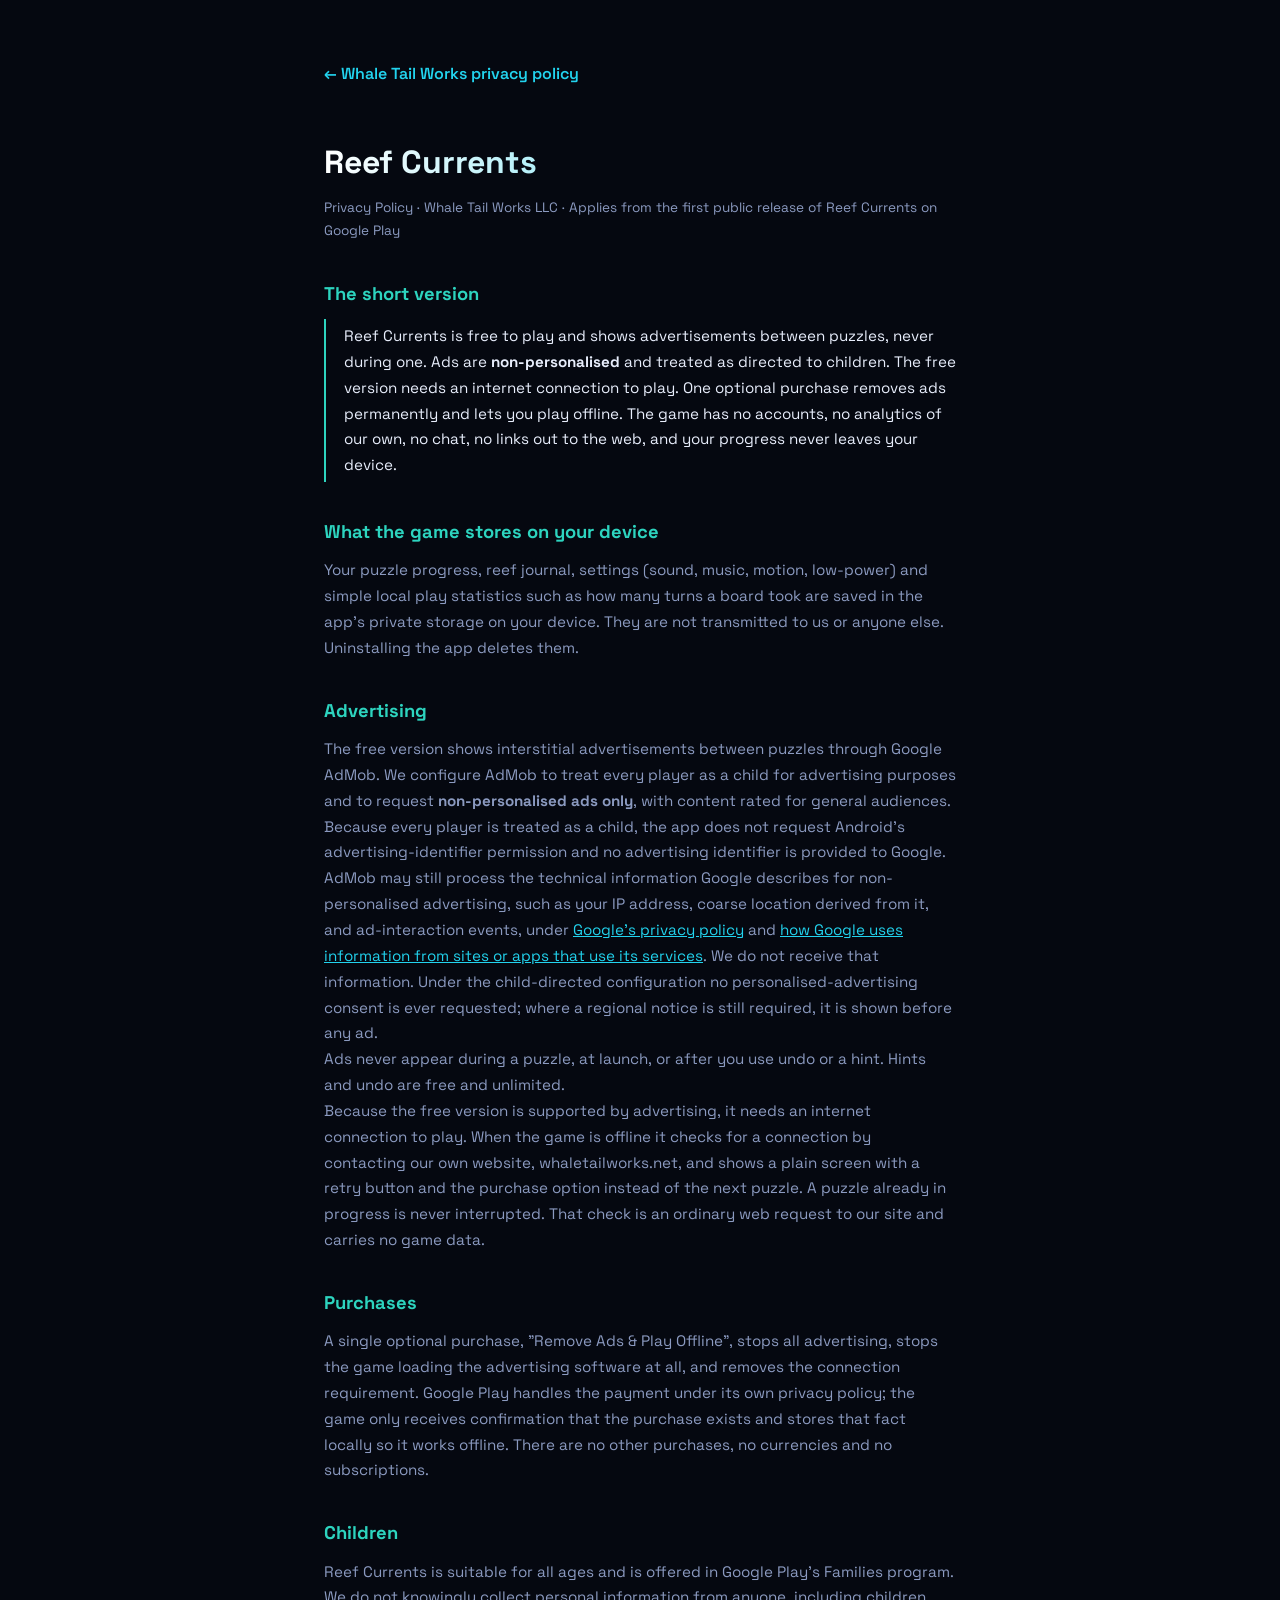
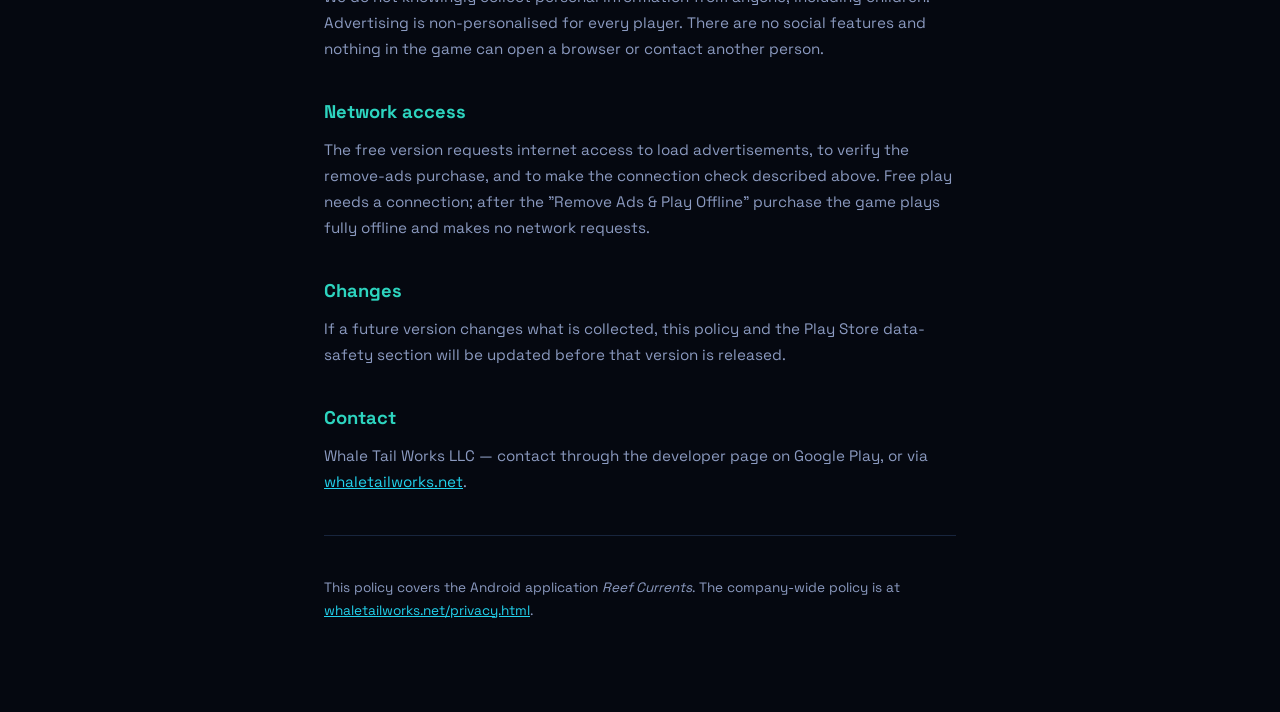
<file: reef-currents-privacy.html>
<!DOCTYPE html>
<html lang="en">
<head>
<meta charset="utf-8">
<meta name="viewport" content="width=device-width, initial-scale=1">
<title>Privacy Policy — Reef Currents</title>
<link rel="canonical" href="https://whaletailworks.net/reef-currents-privacy.html">
<meta name="description" content="Privacy policy for Reef Currents. A free puzzle game with non-personalised ads and one optional purchase that removes them. No accounts, no analytics.">
<link rel="icon" type="image/png" href="favicon.png">
<link href="https://fonts.googleapis.com/css2?family=Space+Grotesk:wght@400;600;700&display=swap" rel="stylesheet">
<style>
:root{--bg:#050810;--text:#e8eefc;--muted:#8b9ac0;--cyan:#22d3ee;--teal:#2dd4bf;--line:rgba(90,140,220,.22)}
*{box-sizing:border-box;margin:0;padding:0}
body{background:var(--bg);color:var(--text);font-family:'Space Grotesk',system-ui,sans-serif;line-height:1.7}
main{max-width:760px;margin:0 auto;padding:60px 5vw 90px}
a{color:var(--cyan)}
h1{font-size:2rem;margin:18px 0 6px;background:linear-gradient(90deg,#fff,var(--cyan));-webkit-background-clip:text;background-clip:text;color:transparent}
.date{color:var(--muted);font-size:.85rem;margin-bottom:36px}
h2{font-size:1.15rem;margin:34px 0 10px;color:var(--teal)}
p,li{color:var(--muted);font-size:.95rem}
ul{padding-left:22px;margin:8px 0}
.back{display:inline-block;margin-bottom:30px;color:var(--cyan);text-decoration:none;font-weight:600}
hr{border:0;border-top:1px solid var(--line);margin:40px 0}
.short{border-left:2px solid var(--teal);padding:4px 0 4px 18px;margin:8px 0 4px}
.short p{color:var(--text)}
</style>
</head>
<body>
<main>
<a class="back" href="privacy.html">← Whale Tail Works privacy policy</a>
<h1>Reef Currents</h1>
<div class="date">Privacy Policy · Whale Tail Works LLC · Applies from the first public release of Reef Currents on Google Play</div>

<h2>The short version</h2>
<div class="short">
<p>Reef Currents is free to play and shows advertisements between puzzles, never during one. Ads are
<strong>non-personalised</strong> and treated as directed to children. The free version needs an internet connection to play. One optional purchase removes ads
permanently and lets you play offline. The game has no accounts, no analytics of our own, no chat, no links out to the web, and
your progress never leaves your device.</p>
</div>

<h2>What the game stores on your device</h2>
<p>Your puzzle progress, reef journal, settings (sound, music, motion, low-power) and simple local play
statistics such as how many turns a board took are saved in the app's private storage on your device.
They are not transmitted to us or anyone else. Uninstalling the app deletes them.</p>

<h2>Advertising</h2>
<p>The free version shows interstitial advertisements between puzzles through Google AdMob. We configure
AdMob to treat every player as a child for advertising purposes and to request
<strong>non-personalised ads only</strong>, with content rated for general audiences. Because every player is
treated as a child, the app does not request Android's advertising-identifier permission and no
advertising identifier is provided to Google. AdMob may still process the technical information Google
describes for non-personalised advertising, such as your IP address, coarse location derived from it,
and ad-interaction events, under
<a href="https://policies.google.com/privacy">Google's privacy policy</a> and
<a href="https://policies.google.com/technologies/partner-sites">how Google uses information from
sites or apps that use its services</a>. We do not receive that information. Under the child-directed configuration no
personalised-advertising consent is ever requested; where a regional notice is still required, it is shown
before any ad.</p>
<p>Ads never appear during a puzzle, at launch, or after you use undo or a hint. Hints and undo are free
and unlimited.</p>
<p>Because the free version is supported by advertising, it needs an internet connection to play. When the
game is offline it checks for a connection by contacting our own website, whaletailworks.net, and shows a
plain screen with a retry button and the purchase option instead of the next puzzle. A puzzle already in
progress is never interrupted. That check is an ordinary web request to our site and carries no game data.</p>

<h2>Purchases</h2>
<p>A single optional purchase, "Remove Ads &amp; Play Offline", stops all advertising, stops the game loading the
advertising software at all, and removes the connection requirement. Google Play handles the payment under its own privacy policy; the game only
receives confirmation that the purchase exists and stores that fact locally so it works offline. There
are no other purchases, no currencies and no subscriptions.</p>

<h2>Children</h2>
<p>Reef Currents is suitable for all ages and is offered in Google Play's Families program. We do not
knowingly collect personal information from anyone, including children. Advertising is
non-personalised for every player. There are no social features and nothing in the game can open a
browser or contact another person.</p>

<h2>Network access</h2>
<p>The free version requests internet access to load advertisements, to verify the remove-ads
purchase, and to make the connection check described above. Free play needs a connection; after the
"Remove Ads &amp; Play Offline" purchase the game plays fully offline and makes no network requests.</p>

<h2>Changes</h2>
<p>If a future version changes what is collected, this policy and the Play Store data-safety section
will be updated before that version is released.</p>

<h2>Contact</h2>
<p>Whale Tail Works LLC — contact through the developer page on Google Play, or via
<a href="index.html">whaletailworks.net</a>.</p>

<hr>
<p style="font-size:.85rem">This policy covers the Android application <em>Reef Currents</em>. The company-wide policy is at <a href="privacy.html">whaletailworks.net/privacy.html</a>.</p>
</main>
</body>
</html>
</file>
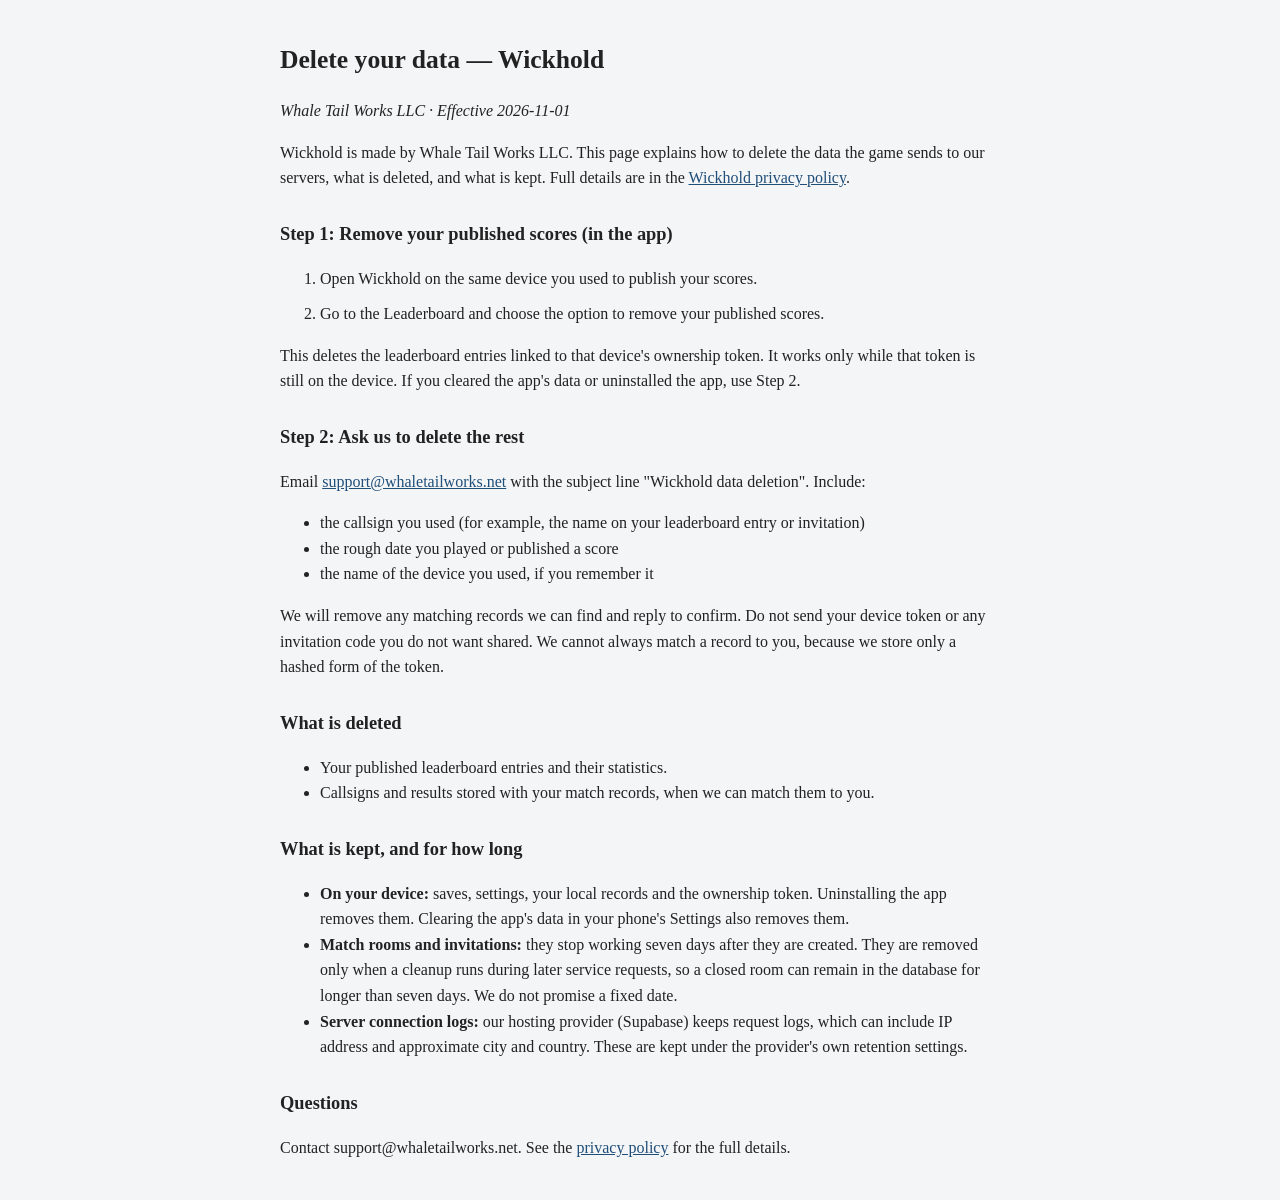
<file: wickhold-delete-data.html>
<!doctype html>
<html lang="en">
<head>
<meta charset="utf-8">
<meta name="viewport" content="width=device-width,initial-scale=1">
<title>Delete Your Data — Wickhold</title>
<link rel="canonical" href="https://whaletailworks.net/wickhold-delete-data.html">
<meta name="description" content="How to delete the data Wickhold sends to our servers: remove published scores in the game or email support.">
<style>
body{font:16px/1.6 Georgia,serif;max-width:720px;margin:40px auto;padding:0 20px;color:#222;background:#f4f5f7}
h1{font-size:1.6rem}h2{font-size:1.15rem;margin-top:1.6em}
a{color:#1f4e79}
.steps li{margin-bottom:.6em}
</style>
</head>
<body>
<h1>Delete your data — Wickhold</h1>
<p><em>Whale Tail Works LLC · Effective 2026-11-01</em></p>
<p>Wickhold is made by Whale Tail Works LLC. This page explains how to delete the data the game sends to our servers, what is deleted, and what is kept. Full details are in the <a href="wickhold-privacy.html">Wickhold privacy policy</a>.</p>

<h2>Step 1: Remove your published scores (in the app)</h2>
<ol class="steps">
<li>Open Wickhold on the same device you used to publish your scores.</li>
<li>Go to the Leaderboard and choose the option to remove your published scores.</li>
</ol>
<p>This deletes the leaderboard entries linked to that device's ownership token. It works only while that token is still on the device. If you cleared the app's data or uninstalled the app, use Step 2.</p>

<h2>Step 2: Ask us to delete the rest</h2>
<p>Email <a href="mailto:support@whaletailworks.net">support@whaletailworks.net</a> with the subject line "Wickhold data deletion". Include:</p>
<ul>
<li>the callsign you used (for example, the name on your leaderboard entry or invitation)</li>
<li>the rough date you played or published a score</li>
<li>the name of the device you used, if you remember it</li>
</ul>
<p>We will remove any matching records we can find and reply to confirm. Do not send your device token or any invitation code you do not want shared. We cannot always match a record to you, because we store only a hashed form of the token.</p>

<h2>What is deleted</h2>
<ul>
<li>Your published leaderboard entries and their statistics.</li>
<li>Callsigns and results stored with your match records, when we can match them to you.</li>
</ul>

<h2>What is kept, and for how long</h2>
<ul>
<li><strong>On your device:</strong> saves, settings, your local records and the ownership token. Uninstalling the app removes them. Clearing the app's data in your phone's Settings also removes them.</li>
<li><strong>Match rooms and invitations:</strong> they stop working seven days after they are created. They are removed only when a cleanup runs during later service requests, so a closed room can remain in the database for longer than seven days. We do not promise a fixed date.</li>
<li><strong>Server connection logs:</strong> our hosting provider (Supabase) keeps request logs, which can include IP address and approximate city and country. These are kept under the provider's own retention settings.</li>
</ul>

<h2>Questions</h2>
<p>Contact support@whaletailworks.net. See the <a href="wickhold-privacy.html">privacy policy</a> for the full details.</p>
</body>
</html>
</file>
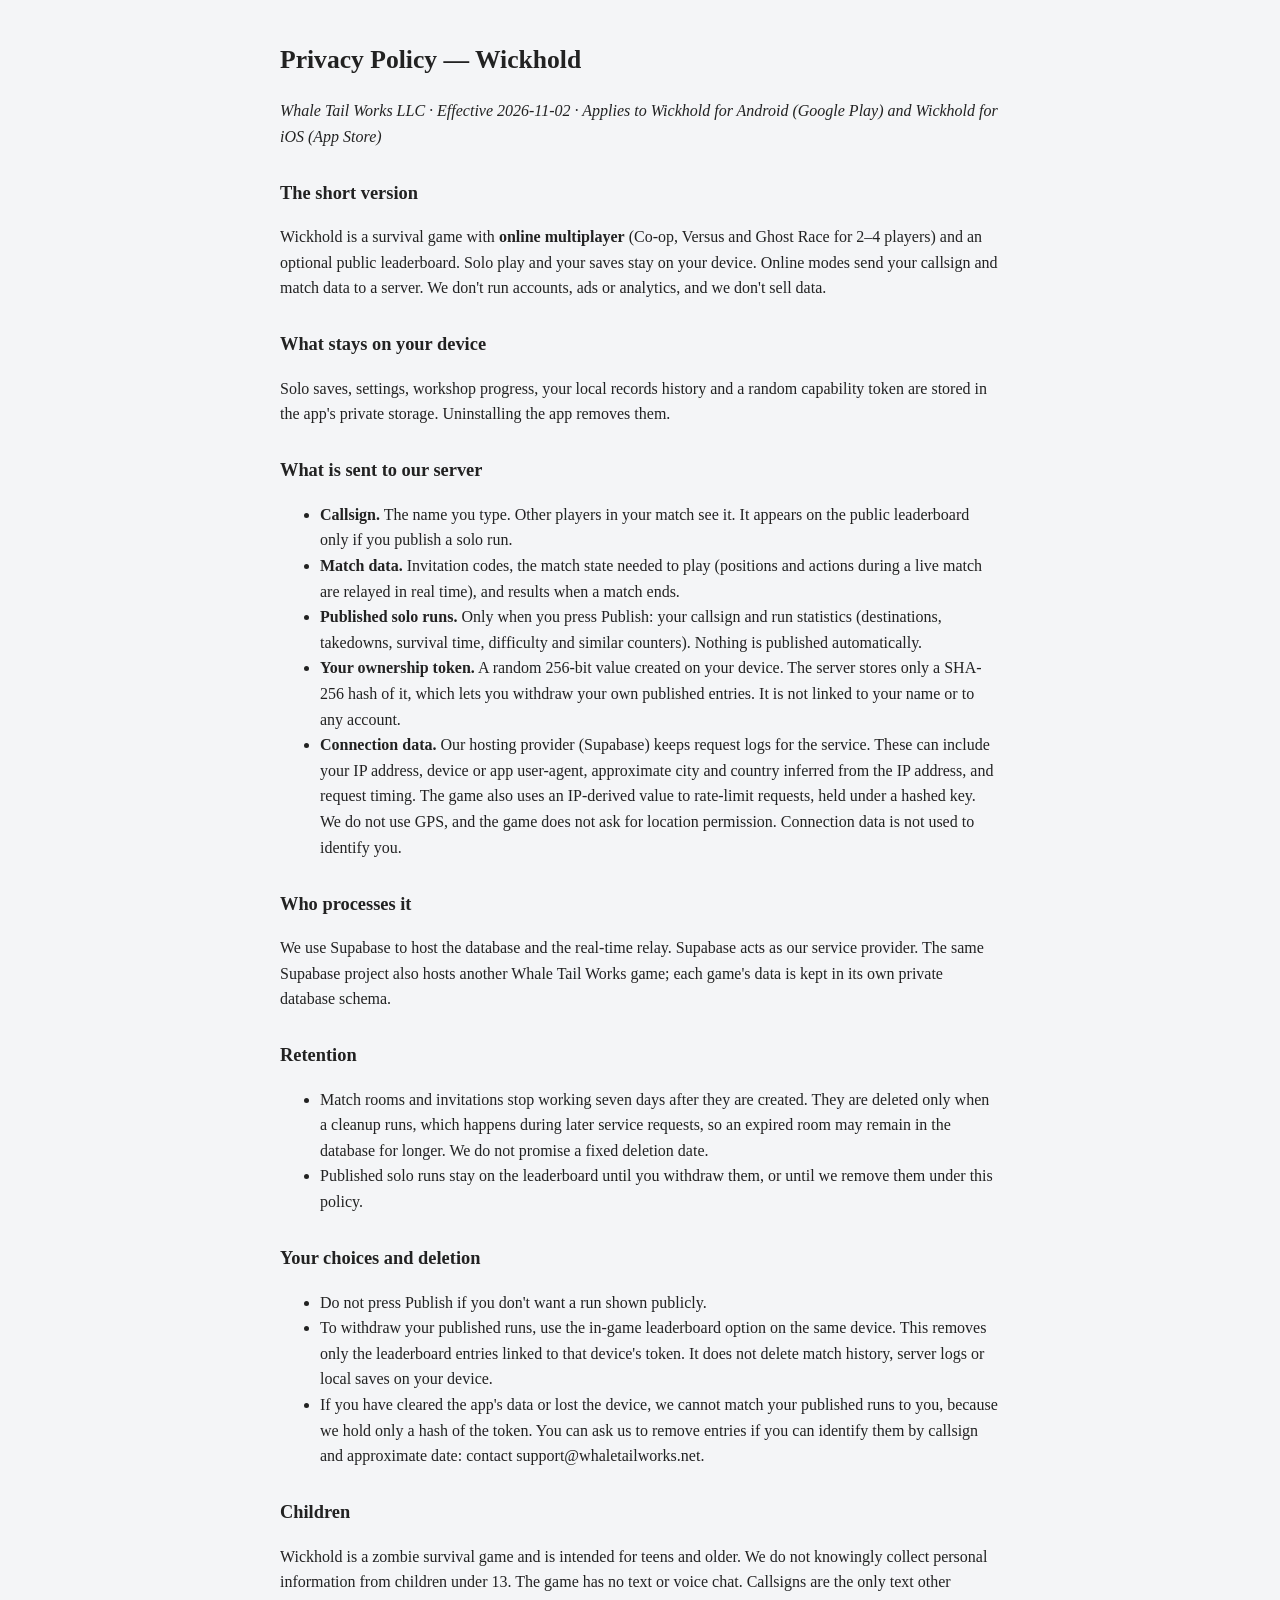
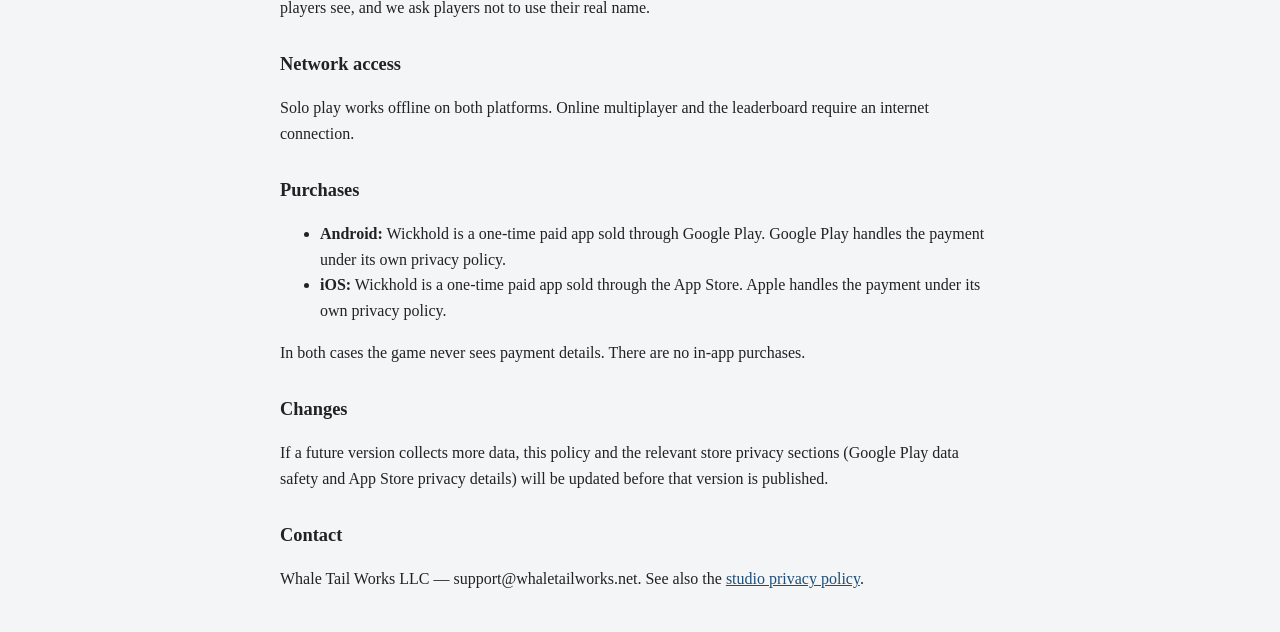
<file: wickhold-privacy.html>
<!doctype html>
<html lang="en">
<head>
<meta charset="utf-8">
<meta name="viewport" content="width=device-width,initial-scale=1">
<title>Privacy Policy — Wickhold</title>
<link rel="canonical" href="https://whaletailworks.net/wickhold-privacy.html">
<meta name="description" content="Wickhold privacy policy: what stays on your device, what online modes send to our server, and how to remove it.">
<style>
body{font:16px/1.6 Georgia,serif;max-width:720px;margin:40px auto;padding:0 20px;color:#222;background:#f4f5f7}
h1{font-size:1.6rem}h2{font-size:1.15rem;margin-top:1.6em}
a{color:#1f4e79}
</style>
</head>
<body>
<h1>Privacy Policy — Wickhold</h1>
<p><em>Whale Tail Works LLC · Effective 2026-11-02 · Applies to Wickhold for Android (Google Play) and Wickhold for iOS (App Store)</em></p>

<h2>The short version</h2>
<p>Wickhold is a survival game with <strong>online multiplayer</strong> (Co-op, Versus and Ghost Race for 2–4 players) and an optional public leaderboard. Solo play and your saves stay on your device. Online modes send your callsign and match data to a server. We don't run accounts, ads or analytics, and we don't sell data.</p>

<h2>What stays on your device</h2>
<p>Solo saves, settings, workshop progress, your local records history and a random capability token are stored in the app's private storage. Uninstalling the app removes them.</p>

<h2>What is sent to our server</h2>
<ul>
<li><strong>Callsign.</strong> The name you type. Other players in your match see it. It appears on the public leaderboard only if you publish a solo run.</li>
<li><strong>Match data.</strong> Invitation codes, the match state needed to play (positions and actions during a live match are relayed in real time), and results when a match ends.</li>
<li><strong>Published solo runs.</strong> Only when you press Publish: your callsign and run statistics (destinations, takedowns, survival time, difficulty and similar counters). Nothing is published automatically.</li>
<li><strong>Your ownership token.</strong> A random 256-bit value created on your device. The server stores only a SHA-256 hash of it, which lets you withdraw your own published entries. It is not linked to your name or to any account.</li>
<li><strong>Connection data.</strong> Our hosting provider (Supabase) keeps request logs for the service. These can include your IP address, device or app user-agent, approximate city and country inferred from the IP address, and request timing. The game also uses an IP-derived value to rate-limit requests, held under a hashed key. We do not use GPS, and the game does not ask for location permission. Connection data is not used to identify you.</li>
</ul>

<h2>Who processes it</h2>
<p>We use Supabase to host the database and the real-time relay. Supabase acts as our service provider. The same Supabase project also hosts another Whale Tail Works game; each game's data is kept in its own private database schema.</p>

<h2>Retention</h2>
<ul>
<li>Match rooms and invitations stop working seven days after they are created. They are deleted only when a cleanup runs, which happens during later service requests, so an expired room may remain in the database for longer. We do not promise a fixed deletion date.</li>
<li>Published solo runs stay on the leaderboard until you withdraw them, or until we remove them under this policy.</li>
</ul>

<h2>Your choices and deletion</h2>
<ul>
<li>Do not press Publish if you don't want a run shown publicly.</li>
<li>To withdraw your published runs, use the in-game leaderboard option on the same device. This removes only the leaderboard entries linked to that device's token. It does not delete match history, server logs or local saves on your device.</li>
<li>If you have cleared the app's data or lost the device, we cannot match your published runs to you, because we hold only a hash of the token. You can ask us to remove entries if you can identify them by callsign and approximate date: contact support@whaletailworks.net.</li>
</ul>

<h2>Children</h2>
<p>Wickhold is a zombie survival game and is intended for teens and older. We do not knowingly collect personal information from children under 13. The game has no text or voice chat. Callsigns are the only text other players see, and we ask players not to use their real name.</p>

<h2>Network access</h2>
<p>Solo play works offline on both platforms. Online multiplayer and the leaderboard require an internet connection.</p>

<h2>Purchases</h2>
<ul>
<li><strong>Android:</strong> Wickhold is a one-time paid app sold through Google Play. Google Play handles the payment under its own privacy policy.</li>
<li><strong>iOS:</strong> Wickhold is a one-time paid app sold through the App Store. Apple handles the payment under its own privacy policy.</li>
</ul>
<p>In both cases the game never sees payment details. There are no in-app purchases.</p>

<h2>Changes</h2>
<p>If a future version collects more data, this policy and the relevant store privacy sections (Google Play data safety and App Store privacy details) will be updated before that version is published.</p>

<h2>Contact</h2>
<p>Whale Tail Works LLC — support@whaletailworks.net. See also the <a href="privacy.html">studio privacy policy</a>.</p>
</body>
</html>
</file>
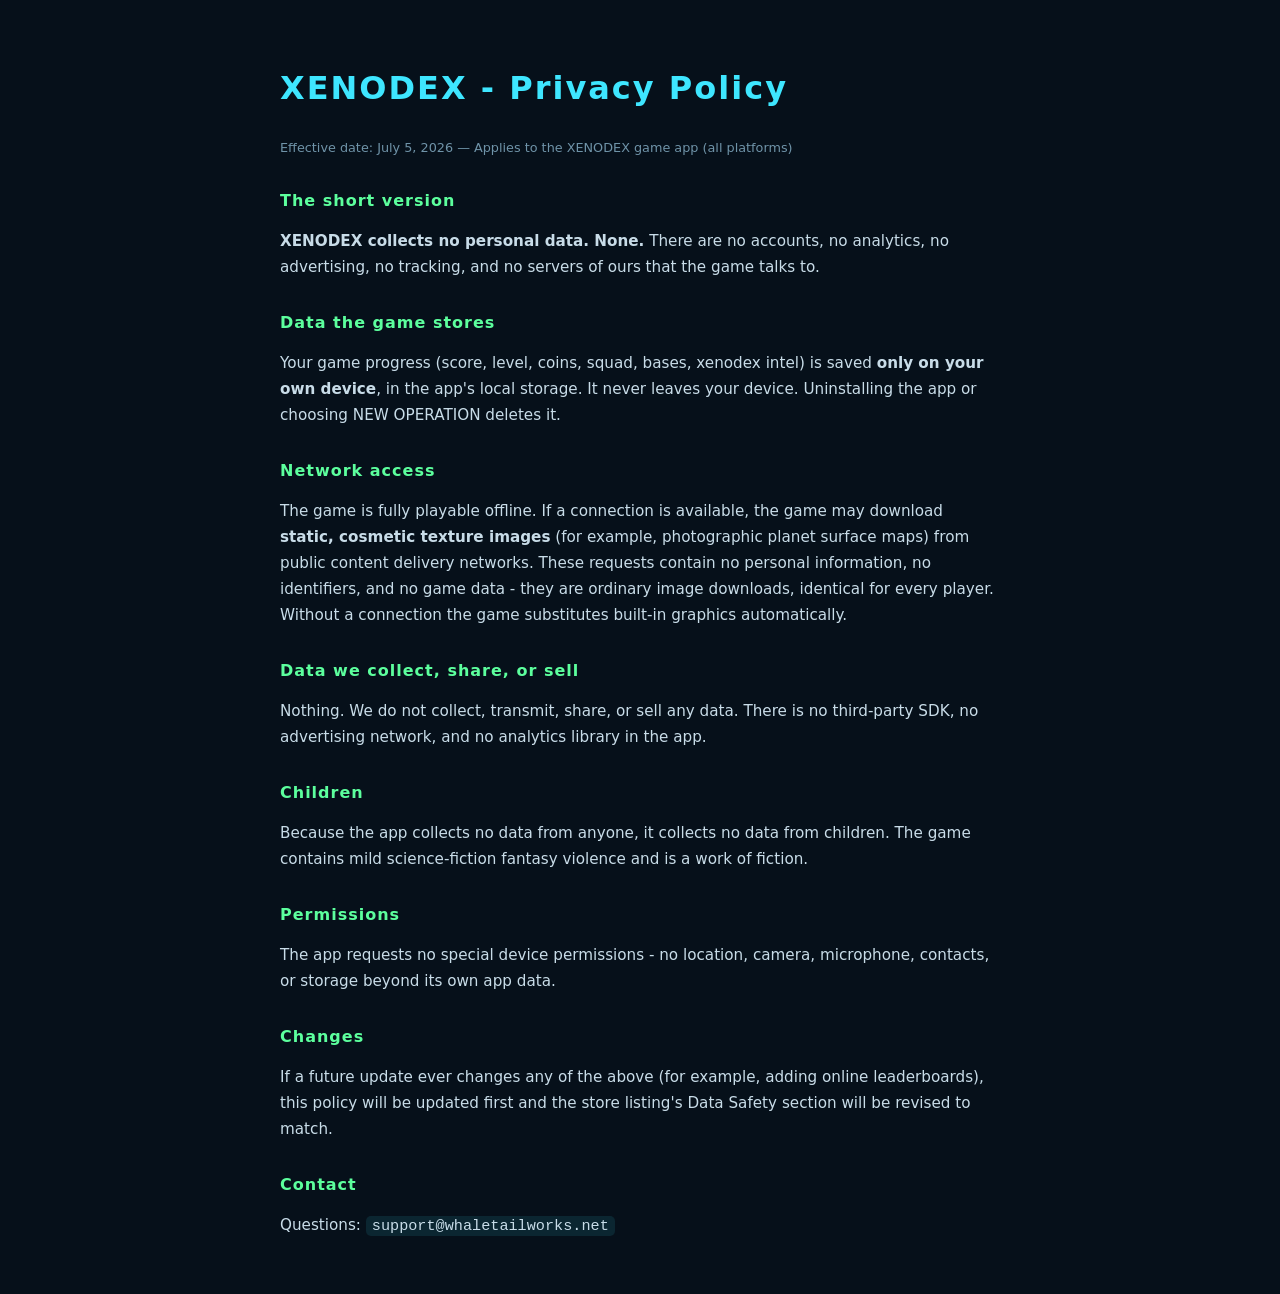
<file: xenodex/privacy.html>
<!DOCTYPE html>
<html lang="en">
<head>
<meta charset="UTF-8">
<meta name="viewport" content="width=device-width, initial-scale=1.0">
<link rel="canonical" href="https://whaletailworks.net/xenodex/privacy.html">
<title>XENODEX - Privacy Policy</title>
<meta name="description" content="XENODEX privacy policy: the game collects no personal data, with no accounts, analytics, advertising or tracking.">
<style>
body{background:#06101a;color:#c8dce8;font-family:system-ui,sans-serif;max-width:720px;margin:0 auto;padding:40px 20px;line-height:1.7}
h1{color:#3ee6ff;letter-spacing:2px}h2{color:#5cff9d;font-size:1rem;letter-spacing:1px;margin-top:28px}
p,li{font-size:.95rem}code{background:rgba(62,230,255,.1);padding:1px 6px;border-radius:5px}
.date{color:#6f93a8;font-size:.8rem}
</style>
</head>
<body>
<h1>XENODEX - Privacy Policy</h1>
<p class="date">Effective date: July 5, 2026 &mdash; Applies to the XENODEX game app (all platforms)</p>

<h2>The short version</h2>
<p><b>XENODEX collects no personal data. None.</b> There are no accounts, no analytics, no advertising,
no tracking, and no servers of ours that the game talks to.</p>

<h2>Data the game stores</h2>
<p>Your game progress (score, level, coins, squad, bases, xenodex intel) is saved <b>only on your own
device</b>, in the app's local storage. It never leaves your device. Uninstalling the app or choosing
NEW OPERATION deletes it.</p>

<h2>Network access</h2>
<p>The game is fully playable offline. If a connection is available, the game may download <b>static,
cosmetic texture images</b> (for example, photographic planet surface maps) from public content
delivery networks. These requests contain no personal information, no identifiers, and no game data -
they are ordinary image downloads, identical for every player. Without a connection the game
substitutes built-in graphics automatically.</p>

<h2>Data we collect, share, or sell</h2>
<p>Nothing. We do not collect, transmit, share, or sell any data. There is no third-party SDK,
no advertising network, and no analytics library in the app.</p>

<h2>Children</h2>
<p>Because the app collects no data from anyone, it collects no data from children. The game contains
mild science-fiction fantasy violence and is a work of fiction.</p>

<h2>Permissions</h2>
<p>The app requests no special device permissions - no location, camera, microphone, contacts, or storage
beyond its own app data.</p>

<h2>Changes</h2>
<p>If a future update ever changes any of the above (for example, adding online leaderboards), this policy
will be updated first and the store listing's Data Safety section will be revised to match.</p>

<h2>Contact</h2>
<p>Questions: <code>support@whaletailworks.net</code></p>
</body>
</html>
</file>
<file: media/game-catalog/games-catalog.css>
/* Scoped to the catalog and its popup. The site's hero, navigation and starfield
   retain their existing markup, CSS and animation code. */
@font-face{font-family:OutfitCatalog;src:url('outfit.ttf') format('truetype');font-display:swap}
#games{scroll-margin-top:70px;padding-top:84px;padding-bottom:66px}
#games .catalog-heading .sec-sub{margin-bottom:34px;max-width:690px}
#games .catalog-layout{display:grid;grid-template-columns:158px minmax(0,1fr);gap:25px;font-family:OutfitCatalog,'Space Grotesk',sans-serif}
#games .catalog-sidebar{padding-top:17px;border-top:1px solid var(--line)}
#games .catalog-sidebar h3{font-size:11px;letter-spacing:.13em;font-weight:600;text-transform:uppercase;color:#abbfd6;margin:0 0 12px}
#games .catalog-filters{display:flex;flex-direction:column;gap:6px}
#games .catalog-filters button{display:flex;align-items:center;justify-content:space-between;gap:8px;width:100%;min-height:44px;text-align:left;padding:10px 12px;border:1px solid transparent;border-radius:8px;background:transparent;color:#b9cbdf;font:inherit;font-size:13px;cursor:pointer}
#games .catalog-filters button[aria-pressed="true"]{background:#183346;border-color:#315872;color:#adecf3}
#games .catalog-filters button:hover{background:#163044}
#games .catalog-filters button span{color:#b3c9dd;font-size:12px}
#games .catalog-filters button[hidden]{display:none}
#games .catalog-sidebar-note{border-top:1px solid var(--line);padding-top:21px;margin-top:25px;color:#c1d1e5;font-size:12px}
#games .catalog-sidebar-note p{color:#9bafc9;font-size:12px;margin-top:8px}
#games .catalog-list{display:flex;flex-direction:column;gap:16px}
#games .catalog-row[hidden]{display:none}
#games .catalog-row{display:grid;grid-template-columns:34% minmax(0,1fr);min-height:198px;background:rgba(17,28,44,.96);border:1px solid #2b3b51;border-radius:17px;overflow:hidden;box-shadow:0 14px 35px #00000018}
#games .catalog-cover{position:relative;min-height:198px;background:#0a1420;overflow:hidden}
#games .catalog-cover img{position:absolute;inset:0;display:block;width:100%;height:100%;object-fit:cover;object-position:center}
#games .catalog-cover.contain{background:#06160f}
#games .catalog-cover.contain img{object-fit:contain}
#games .catalog-status{position:absolute;z-index:1;left:10px;top:10px;display:flex;align-items:center;gap:6px;padding:4px 7px;border:1px solid #47776b;border-radius:5px;background:#081d1cf0;color:#bcf1da;font-size:10px;line-height:1.4;font-weight:600;letter-spacing:.06em}
#games .catalog-status:before{content:'';background:currentColor;width:5px;height:5px;border-radius:50%}
#games .catalog-status.coming-soon{background:#14263bf0;border-color:#627b9a;color:#d0e0f6}
#games .catalog-row-body{display:flex;flex-direction:column;min-width:0;padding:19px 22px}
#games .catalog-genre{color:var(--game-accent,#a5dce9);font-size:11px;letter-spacing:.12em;text-transform:uppercase;font-weight:500}
#games .catalog-row h3{font-size:25px;line-height:1.15;font-weight:600;letter-spacing:-.025em;margin:6px 0 10px;color:#f0f5fc}
#games .catalog-summary{font-size:13px;line-height:1.6;color:#bfccde;max-width:500px}
#games .catalog-row-bottom{display:flex;align-items:center;justify-content:space-between;gap:18px;padding-top:17px;margin-top:auto}
#games .catalog-price{font-size:14px;line-height:1.4;color:#eff5fe;font-weight:600}
#games .catalog-price-note{font-size:11px;line-height:1.5;color:#a5bbd4;margin-top:4px;max-width:220px}
#games .catalog-explore{display:flex;align-items:center;justify-content:space-between;gap:18px;min-height:44px;flex-shrink:0;padding:10px 15px;border:1px solid #45627d;border-radius:8px;background:#1a2d43;color:#eff6ff;cursor:pointer;font:inherit;font-size:13px;font-weight:500}
#games .catalog-explore span{color:var(--game-accent,#87dded);font-size:17px}
#games .catalog-explore:hover{background:#26445c;border-color:#87d1dc}
#games .catalog-price-disclaimer{font-size:11px;color:#9dafc8;margin-top:15px}
#games .catalog-empty,#games .catalog-noscript{padding:24px;color:#c4d4e9;border:1px solid var(--line);border-radius:12px;background:#0d1b2d}
#games .catalog-noscript ul{padding-left:20px;margin:12px 0}
#games .catalog-noscript a{color:#99eaf0}
.catalog-sr{position:absolute!important;width:1px;height:1px;padding:0;margin:-1px;overflow:hidden;clip:rect(0,0,0,0);white-space:nowrap;border:0}
.game-modal{width:min(960px,calc(100% - 36px));max-width:none;max-height:calc(100vh - 36px);max-height:calc(100dvh - 36px);margin:auto;padding:0;background:#0c1828;color:#edf3fc;border:1px solid #46647a;border-radius:20px;box-shadow:0 30px 110px #000b;font-family:OutfitCatalog,'Space Grotesk',sans-serif;overflow:auto;overscroll-behavior:contain;scrollbar-width:thin;scrollbar-color:#53728a #0c1828}
.game-modal::backdrop{background:rgba(2,7,16,.8);backdrop-filter:blur(7px);-webkit-backdrop-filter:blur(7px)}
.game-modal .game-modal-topbar{position:sticky;top:0;z-index:3;display:flex;align-items:center;justify-content:space-between;gap:16px;padding:12px 23px;border-bottom:1px solid #2d4258;background:#0c1828}
.game-modal .game-modal-topbar>span{font-size:11px;text-transform:uppercase;letter-spacing:.15em;color:#9fb8d1}
.game-modal #game-dialog-close{display:flex;align-items:center;gap:13px;min-height:44px;padding:9px 12px;border:1px solid #48647e;border-radius:8px;background:#182b40;color:#f2f7ff;font:inherit;font-size:13px;cursor:pointer}
.game-modal #game-dialog-close span{font:400 24px/1 system-ui}
.game-modal .game-modal-intro{display:grid;grid-template-columns:43% minmax(0,1fr);gap:25px;padding:26px}
.game-modal .game-modal-cover{display:block;width:100%;height:100%;max-height:315px;min-height:220px;object-fit:cover;border-radius:12px;background:#07161d}
.game-modal .game-modal-cover.contain{object-fit:contain;background:#06170f}
.game-modal .game-modal-status{font-size:11px;letter-spacing:.11em;text-transform:uppercase;color:#a0e3dd}
.game-modal #game-dialog-title{font:600 34px/1.1 OutfitCatalog,'Space Grotesk',sans-serif;letter-spacing:-.02em;margin:11px 0 15px;color:#f0f6fd}
.game-modal #game-dialog-summary{font-size:15px;line-height:1.6;color:#c1d2e5;margin:0 0 17px}
.game-modal .game-modal-price{font-weight:600;font-size:17px;margin-bottom:4px}
.game-modal .game-modal-price-note{font-size:12px;color:#a8bed8;margin-bottom:17px}
.game-modal .game-modal-actions{display:flex;align-items:center;gap:12px;flex-wrap:wrap}
.game-modal .game-modal-store{display:inline-flex;align-items:center;justify-content:center;min-height:44px;padding:10px 16px;background:#9ae6ec;color:#09232e;border:1px solid #9ae6ec;border-radius:8px;text-decoration:none;font-weight:600;font-size:14px}
.game-modal .game-modal-privacy{display:inline-block;padding:9px 0;color:#a8e6ef;font-size:12px}
.game-modal .game-modal-soon{color:#d0dbef;font-size:13px}
.game-modal .game-modal-body{padding:0 26px 30px}
.game-modal .game-modal-body p{color:#bfcde0;font-size:14px;line-height:1.8;margin-bottom:16px}
.game-modal .game-modal-body h3{color:#edf5ff;font-size:20px;line-height:1.3;font-weight:500;margin:25px 0 14px}
.game-modal .game-modal-features{display:grid;grid-template-columns:repeat(2,minmax(0,1fr));gap:9px 28px;padding:18px 18px 18px 35px;border:1px solid #29465c;border-radius:12px;background:#122237;color:#bdcede;font-size:13px;line-height:1.7}
.game-modal .game-modal-features li::marker{color:#8ce5d7}
.game-modal .game-modal-cast{display:flex;gap:12px;flex-wrap:wrap}
.game-modal .game-modal-cast figure{margin:0;width:70px;text-align:center;font-size:11px;color:#bbd0e3}
.game-modal .game-modal-cast img{width:60px;height:60px;object-fit:contain;image-rendering:pixelated;background:#12283a;border:1px solid #2d4a60;border-radius:9px;padding:4px}
.game-modal .game-modal-gallery{display:grid;grid-template-columns:repeat(3,minmax(0,1fr));gap:18px 14px}
.game-modal .game-modal-gallery figure{margin:0;min-width:0}
.game-modal .game-modal-gallery img{width:100%;height:260px;object-fit:contain;background:#081420;border:1px solid #293e51;border-radius:10px;display:block}
.game-modal .game-modal-gallery figcaption{font-size:12px;color:#aac2da;margin-top:7px}
.game-modal .game-modal-trailer{background:#06121e;border:1px solid #34516b;border-radius:12px;overflow:hidden;aspect-ratio:16/9;position:relative;max-width:740px}
.game-modal .game-modal-trailer button,.game-modal .game-modal-trailer-link{display:block;width:100%;height:100%;border:0;position:relative;background:#06121e;color:#fff;cursor:pointer;text-decoration:none}
.game-modal .game-modal-trailer img{display:block;width:100%;height:100%;object-fit:contain;opacity:.7}
.game-modal .game-modal-trailer button span,.game-modal .game-modal-trailer-link span{position:absolute;inset:0;display:flex;justify-content:center;align-items:center;text-shadow:0 2px 6px #000;font:600 20px OutfitCatalog,sans-serif}
.game-modal .game-modal-trailer iframe{width:100%;height:100%;border:0;display:block}
.game-modal .game-modal-trailer video{width:100%;height:100%;display:block;object-fit:contain;background:#06121e}
.game-modal .game-modal-video-link{margin-top:10px!important;font-size:12px!important}
.game-modal .game-modal-video-link a{color:#a5e6ec}
.game-modal .game-modal-notice{border-left:2px solid #77c3d3;padding-left:13px;font-size:12px!important;margin-top:12px}
.game-modal button:focus-visible,.game-modal a:focus-visible,#games button:focus-visible{outline:3px solid #f3d68c;outline-offset:3px}
@media(max-width:900px){
 #games .catalog-layout{grid-template-columns:1fr;gap:20px}
 #games .catalog-sidebar{padding-top:0;border:0}
 #games .catalog-sidebar h3,#games .catalog-sidebar-note{display:none}
 #games .catalog-filters{flex-direction:row;flex-wrap:wrap;gap:7px}
 #games .catalog-filters button{width:auto;gap:15px}
 .game-modal .game-modal-intro{grid-template-columns:40% minmax(0,1fr);gap:19px}
 .game-modal .game-modal-gallery{grid-template-columns:repeat(2,minmax(0,1fr))}
}
@media(max-width:600px){
 #games{padding-top:64px;padding-bottom:40px}
 #games .catalog-heading .sec-kick{font-size:10px;letter-spacing:.14em}
 #games .catalog-heading h2{font-size:30px;line-height:1.2}
 #games .catalog-heading .sec-sub{font-size:14px;margin-bottom:23px}
 #games .catalog-filters button{font-size:12px;padding:9px 8px;gap:8px}
 #games .catalog-filters button span{font-size:11px}
 #games .catalog-row{display:flex;flex-direction:column}
 #games .catalog-cover{min-height:0;aspect-ratio:1.95}
 #games .catalog-row-body{padding:20px}
 #games .catalog-row h3{font-size:26px}
 #games .catalog-summary{font-size:14px}
 #games .catalog-row-bottom{align-items:stretch;flex-direction:column;gap:15px}
 #games .catalog-price-note{max-width:none;font-size:12px}
 #games .catalog-status{font-size:11px}
 #games .catalog-explore{font-size:14px}
 .game-modal{width:calc(100% - 18px);max-height:calc(100vh - 18px);max-height:calc(100dvh - 18px);border-radius:14px}
 .game-modal .game-modal-topbar{padding:9px 15px}
 .game-modal .game-modal-intro{display:flex;flex-direction:column;padding:17px;gap:20px}
 .game-modal .game-modal-cover{height:auto;min-height:0;max-height:none;aspect-ratio:1.85}
 .game-modal #game-dialog-title{font-size:30px}
 .game-modal .game-modal-body{padding:0 17px 25px}
 .game-modal .game-modal-features{grid-template-columns:1fr}
 .game-modal .game-modal-gallery{grid-template-columns:1fr}
 .game-modal .game-modal-gallery img{height:340px}
 .game-modal .game-modal-trailer button span{font-size:17px}
 .game-modal .game-modal-cast{gap:9px}
 .game-modal .game-modal-cast figure{width:61px}
}
@media(prefers-reduced-motion:reduce){.game-modal,#games{scroll-behavior:auto}}

/* Video catalog: keep footage with its game and preserve portrait Shorts. */
#games{position:relative}
#games .catalog-video-anchor{position:absolute;top:0;scroll-margin-top:70px}
.game-modal .game-modal-watch{min-height:44px;padding:10px 14px;border:1px solid #45627d;border-radius:8px;background:#1a2d43;color:#d8f3fa;cursor:pointer;font:500 13px OutfitCatalog,sans-serif}
.game-modal .game-modal-video-grid{display:grid;grid-template-columns:repeat(2,minmax(0,1fr));gap:22px;max-width:740px}
.game-modal .game-modal-video-card{min-width:0;background:#102136;border:1px solid #2b465e;border-radius:12px;overflow:hidden;align-self:start}
.game-modal .game-modal-video-card.is-trailer{grid-column:1/-1}
.game-modal .game-modal-video-card h4{display:flex;align-items:center;justify-content:space-between;gap:12px;margin:0;padding:12px 14px;color:#e4f1ff;font:500 15px/1.4 OutfitCatalog,sans-serif;min-height:48px}
.game-modal .game-modal-video-card h4 span{font-size:11px;color:#98c6d8;font-weight:400}
.game-modal .game-modal-video-card .game-modal-trailer{border:0;border-radius:0;max-width:none}
.game-modal .game-modal-video-card.is-short .game-modal-trailer{aspect-ratio:9/16}
.game-modal .game-modal-video-card .game-modal-video-link{padding:0 14px;margin-bottom:12px;font-size:12px}
.game-modal .game-modal-preview{display:grid;grid-template-columns:140px auto;align-items:center;gap:0 16px;max-width:420px;margin:0 0 22px;background:#112338;border:1px solid #2b465e;border-radius:12px;overflow:hidden}
.game-modal .game-modal-preview video{grid-row:1/3;width:140px;aspect-ratio:16/9;object-fit:cover}
.game-modal .game-modal-preview button{justify-self:start;align-self:end;border:1px solid #45627d;border-radius:6px;background:#1a2d43;color:#d8f3fa;font:500 12px OutfitCatalog,sans-serif;min-height:36px;padding:7px 10px;cursor:pointer}
.game-modal .game-modal-preview>span{align-self:start;font-size:11px;color:#a6bed4;padding-top:2px}
@media(max-width:600px){
 .game-modal .game-modal-video-grid{grid-template-columns:1fr;gap:18px}
 .game-modal .game-modal-video-card.is-short{width:min(100%,300px);justify-self:center}
 .game-modal .game-modal-preview{grid-template-columns:110px auto;gap:0 10px}
 .game-modal .game-modal-preview video{width:110px}
 .game-modal .game-modal-preview>span{font-size:10px}
}
</file>
<file: media/game-pages.css>
/* Styles for the generated game pages (tools/build_game_pages.js). Local font only: no third-party requests. */
@font-face{font-family:Outfit;src:url('game-catalog/outfit.ttf') format('truetype');font-display:swap}
:root{--bg:#050810;--panel:#0d1b2d;--line:rgba(90,140,220,.22);--text:#e8eefc;--muted:#a5bbd4;--accent:#87dded}
*{box-sizing:border-box;margin:0;padding:0}
body{background:var(--bg);color:var(--text);font:16px/1.65 Outfit,system-ui,sans-serif}
a{color:var(--accent)}
a:focus-visible{outline:2px solid var(--accent);outline-offset:3px}
img,video{max-width:100%;height:auto;display:block}
.top{display:flex;justify-content:space-between;align-items:center;gap:16px;padding:16px clamp(16px,4vw,40px);border-bottom:1px solid var(--line)}
.top>a{color:var(--text);font-weight:600;text-decoration:none;letter-spacing:.02em}
.top nav{display:flex;gap:18px}
.top nav a{color:var(--muted);text-decoration:none}
main{max-width:1040px;margin:0 auto;padding:20px clamp(16px,4vw,40px) 60px}
.crumbs{font-size:13px;color:var(--muted);margin-bottom:18px}
.crumbs a{color:var(--muted)}
.hero{display:grid;grid-template-columns:minmax(0,1.1fr) minmax(0,1fr);gap:28px;align-items:center;margin-bottom:34px}
.cover{background:#0a1420;border:1px solid var(--line);border-radius:14px;overflow:hidden}
.cover img{width:100%;aspect-ratio:auto}
.genre{color:var(--accent);font-size:12px;letter-spacing:.13em;text-transform:uppercase;font-weight:600}
h1{font-size:clamp(30px,5vw,46px);line-height:1.1;letter-spacing:-.02em;margin:6px 0 12px}
.summary{font-size:18px;color:#cfdaea}
.buttons{display:flex;flex-wrap:wrap;gap:10px;margin:20px 0 8px}
.store{display:inline-flex;align-items:center;gap:10px;min-height:48px;padding:10px 16px;border-radius:10px;background:#183346;border:1px solid #315872;color:#f0f5fc;text-decoration:none;font-weight:600}
.store span{color:var(--accent)}
.store:hover{background:#26445c}
.soon{display:inline-flex;align-items:center;min-height:48px;padding:10px 16px;border:1px dashed #627b9a;border-radius:10px;color:var(--muted)}
.note{font-size:13px;color:var(--muted)}
section{margin-top:34px}
h2{font-size:20px;margin-bottom:12px;padding-top:16px;border-top:1px solid var(--line)}
section p+p{margin-top:12px}
.features{padding-left:20px}
.features li+li{margin-top:6px}
.facts{display:grid;grid-template-columns:max-content 1fr;gap:6px 18px}
.facts dt{color:var(--muted)}
.shots{display:grid;grid-template-columns:repeat(auto-fill,minmax(160px,1fr));gap:14px}
.shots figure,.video{background:var(--panel);border:1px solid var(--line);border-radius:12px;overflow:hidden}
figcaption{font-size:13px;color:var(--muted);padding:8px 12px}
.videos{display:grid;grid-template-columns:repeat(auto-fill,minmax(260px,1fr));gap:14px}
.video a{display:block;position:relative;text-decoration:none}
.video .play{position:absolute;left:12px;bottom:12px;background:rgba(5,8,16,.85);color:#fff;padding:6px 10px;border-radius:8px;font-size:14px}
.heroes{list-style:none;display:grid;grid-template-columns:repeat(auto-fill,minmax(110px,1fr));gap:12px}
.heroes li{text-align:center;font-size:13px;color:var(--muted)}
.heroes img{margin:0 auto 6px;image-rendering:pixelated;max-height:120px;width:auto}
.more{list-style:none;display:grid;gap:8px}
.more span{color:var(--muted);font-size:14px;margin-left:6px}
footer{border-top:1px solid var(--line);padding:22px clamp(16px,4vw,40px);text-align:center;font-size:13px;color:var(--muted)}
footer p+p{margin-top:6px}
@media (max-width:720px){.hero{grid-template-columns:1fr}}
.video video{max-height:70vh;width:auto;margin:0 auto;background:#000}
.shots img{max-height:60vh;width:100%;object-fit:contain;background:#0a1420}
</file>
